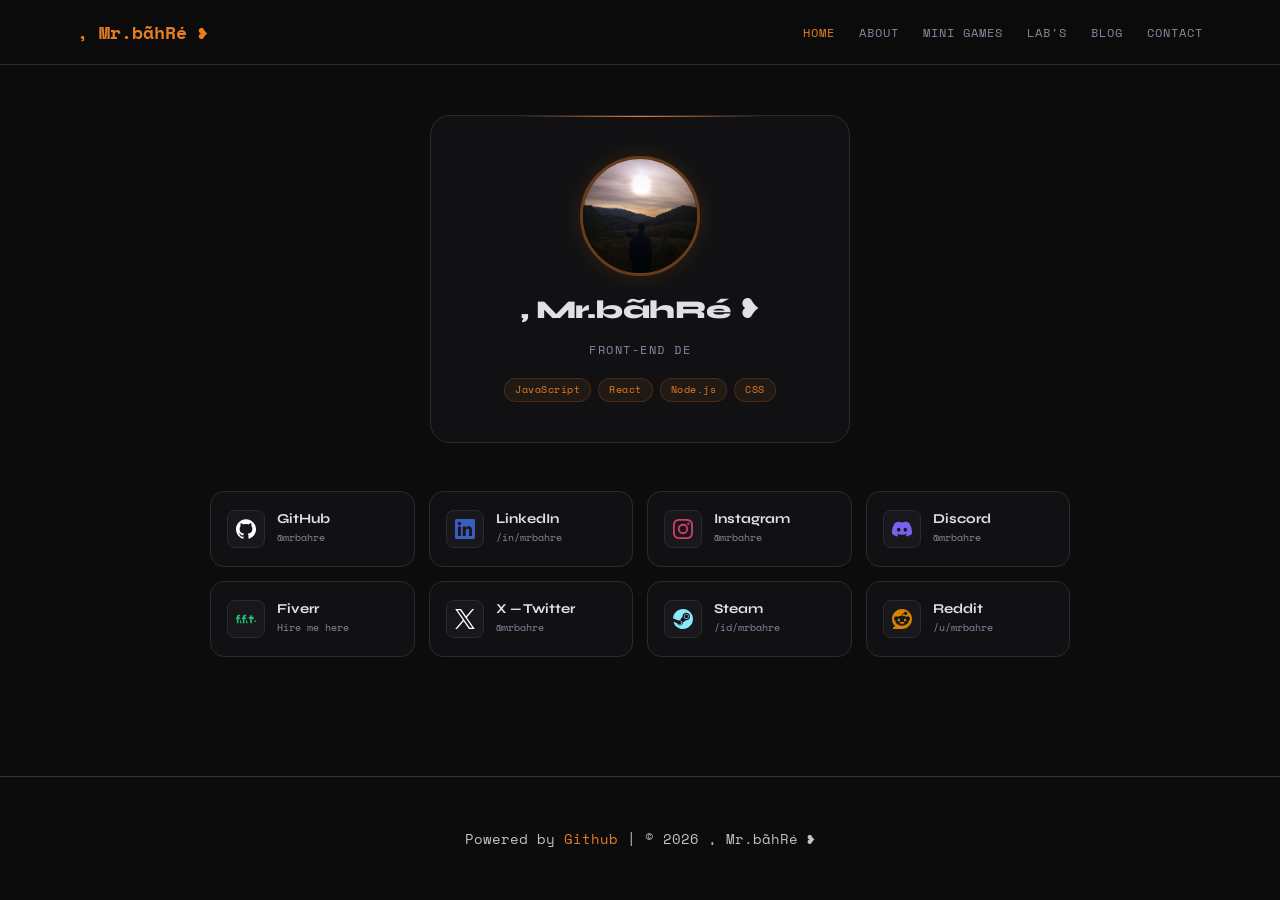
<file: index.html>
<!DOCTYPE html>
<html lang="en">
<head>
    <meta charset="UTF-8">
    <meta name="viewport" content="width=device-width, initial-scale=1.0, maximum-scale=5.0">
    <title>Mr.bãhRé | Personal Website</title>
    <link rel="stylesheet" href="style.css">
    <link rel="preconnect" href="https://fonts.googleapis.com">
    <link href="https://fonts.googleapis.com/css2?family=Space+Mono:ital,wght@0,400;0,700;1,400&family=Syne:wght@400;600;700;800&family=Lora:ital,wght@0,400;0,600;1,400&display=swap" rel="stylesheet">
    <link rel="icon" href="data:image/svg+xml,<svg xmlns=%22http://www.w3.org/2000/svg%22 viewBox=%220 0 100 100%22><text y=%22.9em%22 font-size=%2290%22>💡</text></svg>">
    <meta name="title" content="Mr.bãhRé | Frontend UI Architect & UX Designer">
    <meta name="description" content="Explore the digital lab of Mr.bãhRé.">
    <meta property="og:type" content="website">
    <meta property="og:url" content="https://mrbahre.github.io/My_WebSite/">
    <meta property="og:title" content="Mr.bãhRé's Digital Lab 💡">
    <meta property="og:image" content="pic/mainPic.jpg">
    <meta property="twitter:card" content="summary_large_image">
    <meta property="twitter:image" content="pic/mainPic.jpg">
</head>
<body class="home-page">

    <header>
        <div class="logo">, Mr.bãhRé ❥</div>
        <nav>
            <ul class="nav-links">
                <li><a href="index.html" class="active">Home</a></li>
                <li><a href="about.html">About</a></li>
                <li><a href="minigames.html">Mini Games</a></li>
                <li><a href="lab.html">Lab's</a></li>
                <li><a href="blog.html">Blog</a></li>
                <li><a href="contact.html">Contact</a></li>
            </ul>
        </nav>
    </header>

    <main class="home-main">

        <!-- Profile Box -->
        <div class="home-center">
            <div class="home-avatar">
                <img src="pic/mainPic.jpg" alt="Mr.bãhRé" class="home-avatar-img">
            </div>
            <h1 class="home-name">, Mr.bãhRé ❥</h1>
            <p class="home-role">Front-end Developer &amp; UI Architecture</p>
            <div class="home-stack">
                <span>JavaScript</span>
                <span>React</span>
                <span>Node.js</span>
                <span>CSS</span>
            </div>
        </div>

        <!-- Social Grid -->
        <div class="home-grid">

            <a href="https://github.com/mrbahre" target="_blank" class="hcard hcard-github">
                <div class="hcard-icon"><img src="pic/github-mono.svg" alt="GitHub" class="social-icon"></div>
                <div class="hcard-info"><h4>GitHub</h4><p>@mrbahre</p></div>
            </a>

            <a href="https://linkedin.com/in/mrbahre" target="_blank" class="hcard hcard-linkedin">
                <div class="hcard-icon"><img src="pic/linkedin.svg" alt="LinkedIn" class="social-icon"></div>
                <div class="hcard-info"><h4>LinkedIn</h4><p>/in/mrbahre</p></div>
            </a>

            <a href="https://www.instagram.com/mr.bahre/" target="_blank" class="hcard hcard-instagram">
                <div class="hcard-icon"><img src="pic/instagram-mono.svg" alt="Instagram" class="social-icon"></div>
                <div class="hcard-info"><h4>Instagram</h4><p>@mrbahre</p></div>
            </a>

            <a href="https://discord.gg/4SfNv4Xn7c" target="_blank" class="hcard hcard-discord">
                <div class="hcard-icon"><img src="pic/discord-mono.svg" alt="Discord" class="social-icon"></div>
                <div class="hcard-info"><h4>Discord</h4><p>@mrbahre</p></div>
            </a>

            <a href="" target="_blank" class="hcard hcard-fiverr">
                <div class="hcard-icon">
                    <svg viewBox="0 0 24 24" fill="currentColor" width="20" height="20" style="color:#1dbf73">
                        <path d="M23.004 15.588a.995.995 0 1 0 .002-1.99.995.995 0 0 0-.002 1.99zm-.996-3.705h-1.05c-.62 0-1.101.155-1.422.466-.32.31-.481.798-.481 1.464v3.423h-1.993v-5.353h-1.622l-.051-.57a4.63 4.63 0 0 1-.055-.657c-.021-.254.011-.478.088-.67.176-.462.523-.695 1.04-.695h.6v-1.76h1.994v1.76h1.963v1.592zm-7.798 5.353h-1.993v-5.353h-1.993v5.353H8.23v-5.353H6.983v-1.592H8.23v-.84c0-.77.201-1.373.604-1.808.403-.436.993-.653 1.77-.653h1.613v1.76H11.2c-.27 0-.457.065-.563.196-.106.13-.16.345-.16.646v.699h1.733v1.592zm-7.245 0H4.972v-5.353H2.98v5.353H.986v-5.353H0v-1.592h.986v-.84c0-.77.201-1.373.604-1.808.403-.436.993-.653 1.77-.653h1.613v1.76H3.96c-.27 0-.457.065-.563.196-.106.13-.16.345-.16.646v.699h1.733v1.592z"/>
                    </svg>
                </div>
                <div class="hcard-info"><h4>Fiverr</h4><p>Hire me here</p></div>
            </a>

            <a href="https://x.com/mrbahre" target="_blank" class="hcard hcard-x">
                <div class="hcard-icon"><img src="pic/x-mono.svg" alt="X Twitter" class="social-icon"></div>
                <div class="hcard-info"><h4>X — Twitter</h4><p>@mrbahre</p></div>
            </a>

            <a href="https://steamcommunity.com/id/mrbahre" target="_blank" class="hcard hcard-steam">
                <div class="hcard-icon"><img src="pic/steam-mono.svg" alt="Steam" class="social-icon"></div>
                <div class="hcard-info"><h4>Steam</h4><p>/id/mrbahre</p></div>
            </a>

            <a href="https://www.reddit.com/user/mrbahre/" target="_blank" class="hcard hcard-reddit">
                <div class="hcard-icon"><img src="pic/reddit-mono.svg" alt="Reddit" class="social-icon"></div>
                <div class="hcard-info"><h4>Reddit</h4><p>/u/mrbahre</p></div>
            </a>

        </div>

    </main>

    <footer>
        Powered by <a href="https://github.com">Github</a> | © 2026 , Mr.bãhRé ❥
    </footer>

    <script src="script.js"></script>
</body>
</html>
</file>
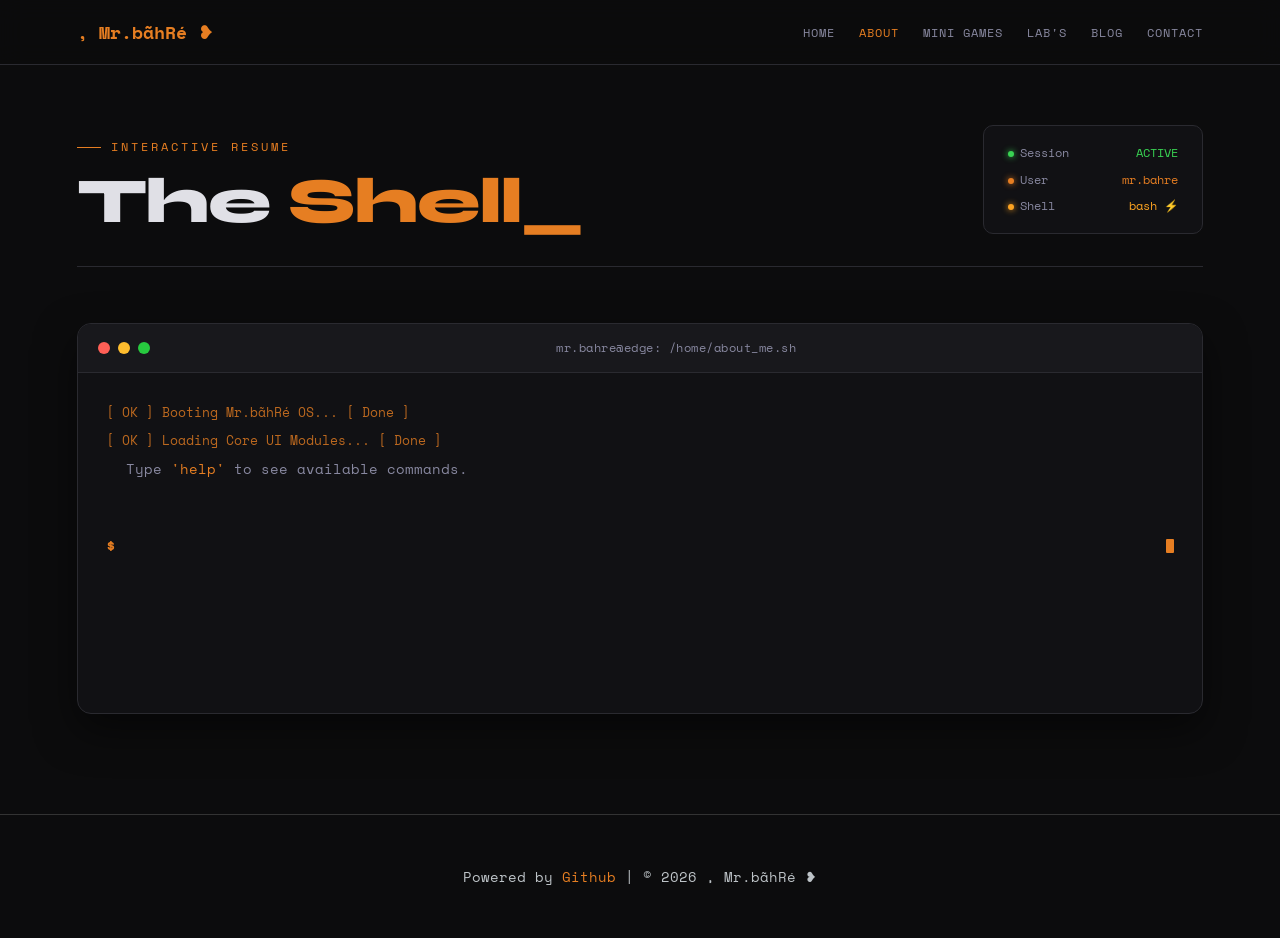
<file: about.html>
<!DOCTYPE html>
<html lang="en">
<head>
    <meta charset="UTF-8">
    <meta name="viewport" content="width=device-width, initial-scale=1.0, maximum-scale=5.0">
    <title>Mr.bãhRé | About Me</title>
    <link rel="stylesheet" href="style.css">
    <link rel="preconnect" href="https://fonts.googleapis.com">
    <link href="https://fonts.googleapis.com/css2?family=Space+Mono:ital,wght@0,400;0,700;1,400&family=Syne:wght@400;600;700;800&family=Lora:ital,wght@0,400;0,600;1,400&display=swap" rel="stylesheet">
    <link rel="icon" href="data:image/svg+xml,<svg xmlns=%22http://www.w3.org/2000/svg%22 viewBox=%220 0 100 100%22><text y=%22.9em%22 font-size=%2290%22>💡</text></svg>">
    <meta name="title" content="Mr.bãhRé | Frontend UI Architect & UX Designer">
    <meta name="description" content="Explore the digital lab of Mr.bãhRé. Specializing in interactive Terminal UIs, CSS animations, and high-end Discord community design.">
    <meta name="keywords" content="Frontend Developer, UI/UX Design, CSS Art, Discord Server Architect, Web Development, Portfolio">
    <meta property="og:type" content="website">
    <meta property="og:url" content="https://mrbahre.github.io/My_WebSite/">
    <meta property="og:title" content="Mr.bãhRé's Digital Lab 💡">
    <meta property="og:description" content="Step into a terminal-inspired world of frontend magic. Check my latest UI/UX experiments.">
    <meta property="og:image" content="pic/mainPic.jpg">
    <meta property="twitter:card" content="summary_large_image">
    <meta property="twitter:title" content="Mr.bãhRé | UI/UX Architect">
    <meta property="twitter:description" content="Building the future of web interfaces. Live logs and projects inside.">
    <meta property="twitter:image" content="pic/mainPic.jpg">
</head>
<body>

    <header>
        <div class="logo">, Mr.bãhRé ❥</div>
        <nav>
            <ul class="nav-links">
                <li><a href="index.html">Home</a></li>
                <li><a href="about.html" class="active">About</a></li>
                <li><a href="minigames.html">Mini Games</a></li>
                <li><a href="lab.html">Lab's</a></li>
                <li><a href="blog.html">Blog</a></li>
                <li><a href="contact.html">Contact</a></li>
            </ul>
        </nav>
    </header>

    <main class="about-wrap">

        <!-- Page Header -->
        <div class="about-hero">
            <div class="about-hero-left">
                <p class="about-eyebrow">Interactive Resume</p>
                <h1 class="about-title">The <span>Shell_</span></h1>
            </div>
            <div class="about-info-panel">
                <div class="status-row">
                    <span><span class="status-dot dot-green"></span>Session</span>
                    <span style="color:var(--green)">ACTIVE</span>
                </div>
                <div class="status-row">
                    <span><span class="status-dot dot-orange"></span>User</span>
                    <span style="color:var(--orange)">mr.bahre</span>
                </div>
                <div class="status-row">
                    <span><span class="status-dot dot-yellow"></span>Shell</span>
                    <span style="color:var(--yellow)">bash ⚡</span>
                </div>
            </div>
        </div>

        <!-- Terminal -->
        <div class="terminal-container" id="terminal-content">
            <div class="terminal-header">
                <div class="terminal-buttons">
                    <span class="close"></span>
                    <span class="minimize"></span>
                    <span class="maximize"></span>
                </div>
                <div class="terminal-title">mr.bahre@edge: /home/about_me.sh</div>
            </div>

            <div class="terminal-body monospace">
                <p class="status-load">[ OK ] Booting Mr.bãhRé OS... [ Done ]</p>
                <p class="status-load">[ OK ] Loading Core UI Modules... [ Done ]</p>
                <p class="response">Type <span style="color:var(--orange)">'help'</span> to see available commands.</p>
                <br>

                <div id="command-history"></div>

                <div class="input-line">
                    <span class="prompt">$</span>
                    <input type="text" id="terminal-input" autocomplete="off" spellcheck="false">
                    <span class="cursor"></span>
                </div>
            </div>
        </div>

    </main>

    <footer>
        Powered by <a href="https://github.com">Github</a> | © 2026 , Mr.bãhRé ❥
    </footer>

    <script src="script.js"></script>
</body>
</html>
</file>
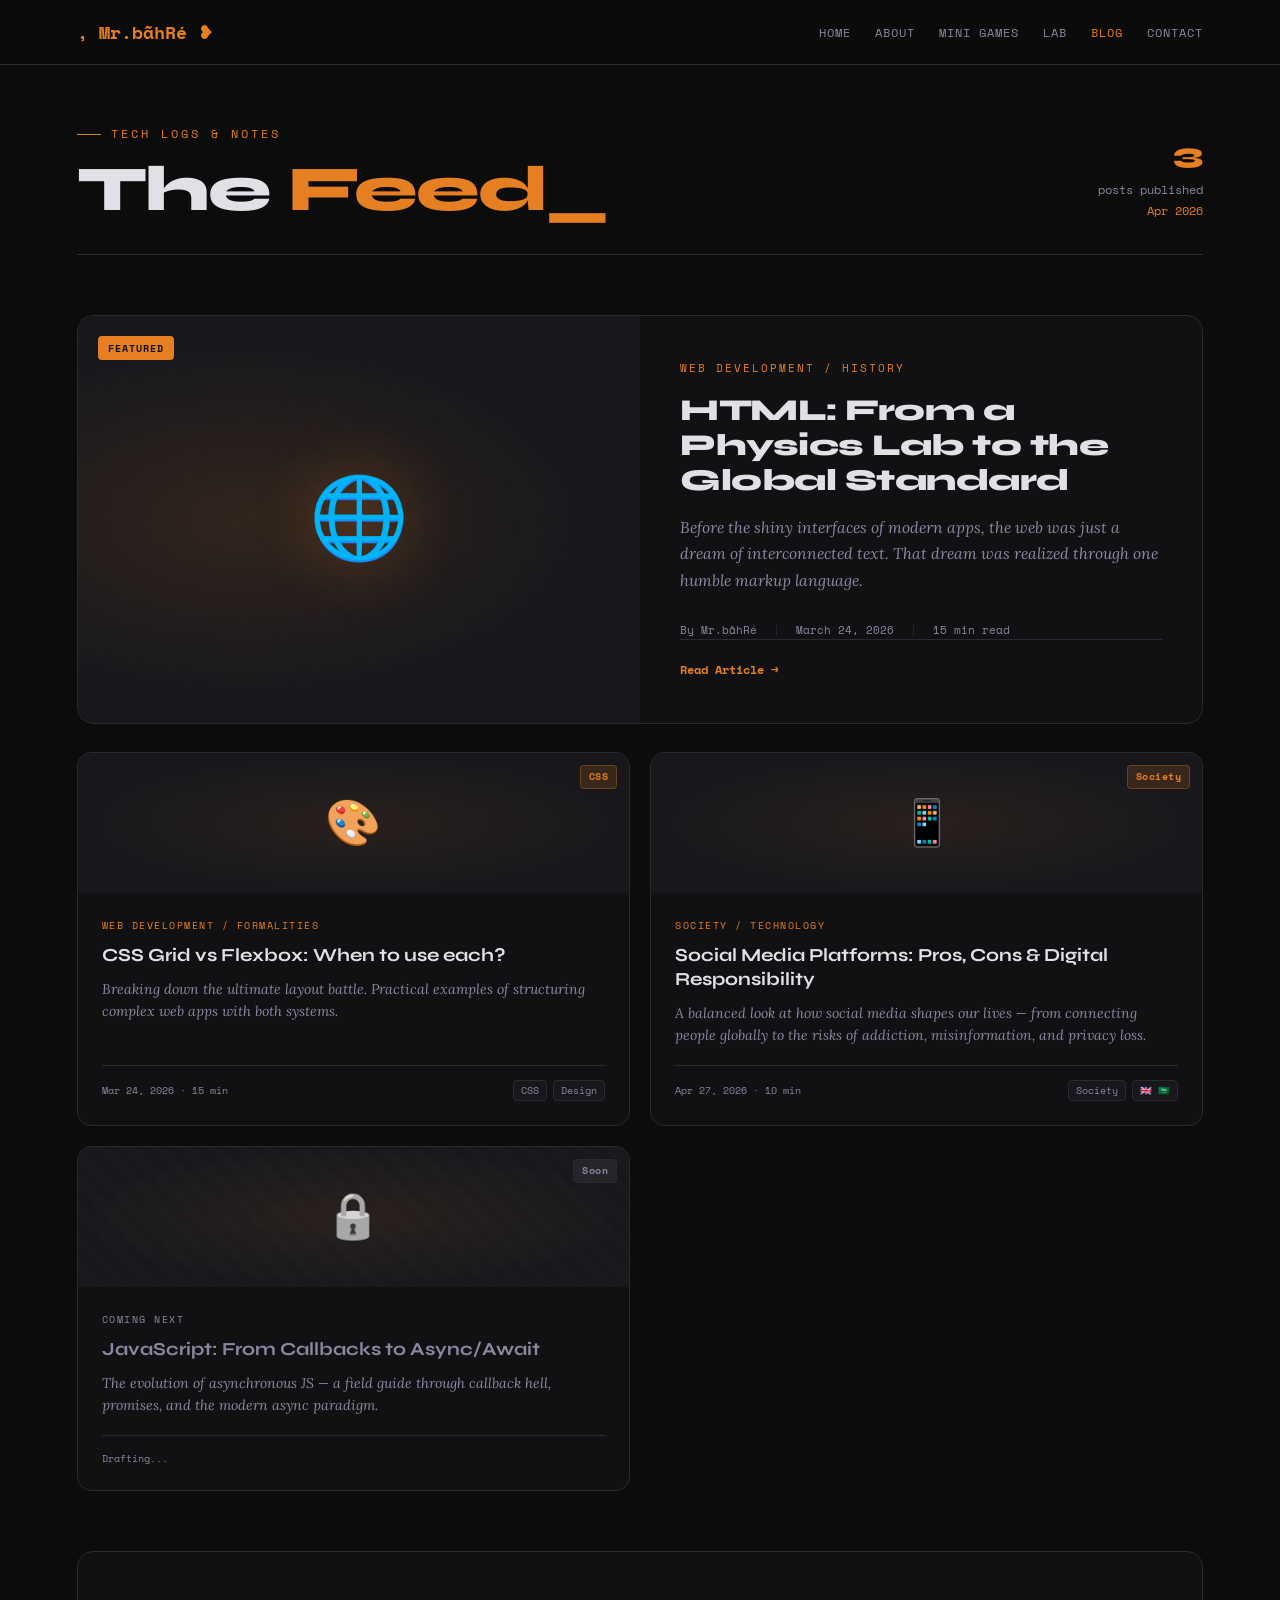
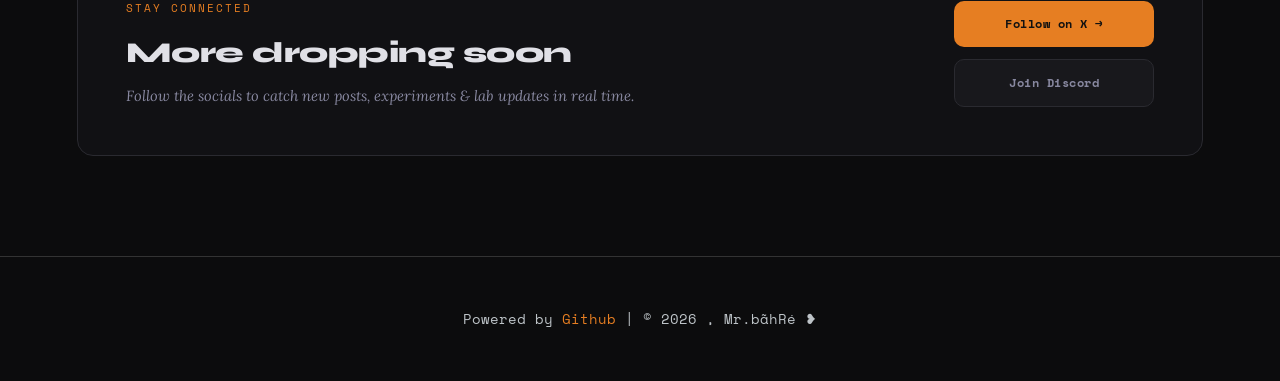
<file: blog.html>
<!DOCTYPE html>
<html lang="en" dir="ltr">
<head>
    <meta charset="UTF-8">
    <meta name="viewport" content="width=device-width, initial-scale=1.0, maximum-scale=5.0">
    <title>Blog | Mr.bãhRé</title>
    <link rel="stylesheet" href="style.css">
    <link rel="preconnect" href="https://fonts.googleapis.com">
    <link href="https://fonts.googleapis.com/css2?family=Space+Mono:ital,wght@0,400;0,700;1,400&family=Syne:wght@400;600;700;800&family=Lora:ital,wght@0,400;0,600;1,400&display=swap" rel="stylesheet">
    <link rel="icon" href="data:image/svg+xml,<svg xmlns=%22http://www.w3.org/2000/svg%22 viewBox=%220 0 100 100%22><text y=%22.9em%22 font-size=%2290%22>💡</text></svg>">
    <meta name="description" content="Tech Logs & Notes by Mr.bãhRé">
</head>

<body>
    <header>
        <div class="logo">, Mr.bãhRé ❥</div>
        <nav>
            <ul class="nav-links">
                <li><a href="index.html">Home</a></li>
                <li><a href="about.html">About</a></li>
                <li><a href="minigames.html">Mini Games</a></li>
                <li><a href="lab.html">Lab</a></li>
                <li><a href="blog.html" class="active">Blog</a></li>
                <li><a href="contact.html">Contact</a></li>
            </ul>
        </nav>
    </header>

    <main class="blog-wrap">
        <!-- Blog Header -->
        <div class="blog-header">
            <div class="blog-header-left">
                <p class="blog-eyebrow">Tech Logs & Notes</p>
                <h1 class="blog-title">The <span>Feed_</span></h1>
            </div>
            <div class="blog-post-count">
                <strong>3</strong> posts published<br>
                <span class="post-date-highlight">Apr 2026</span>
            </div>
        </div>

        <!-- Featured Post -->
        <a href="post-cyber.html" class="featured-post">
            <div class="featured-img-pane">
                <span class="featured-tag">Featured</span>
                <span class="post-icon">🌐</span>
            </div>
            <div class="featured-content">
                <p class="post-category-label">Web Development / History</p>
                <h2 class="featured-post-title">HTML: From a Physics Lab to the Global Standard</h2>
                <p class="featured-post-desc">Before the shiny interfaces of modern apps, the web was just a dream of interconnected text. That dream was realized through one humble markup language.</p>
                <div class="post-meta-row">
                    <span>By Mr.bãhRé</span>
                    <span class="sep">|</span>
                    <span>March 24, 2026</span>
                    <span class="sep">|</span>
                    <span>15 min read</span>
                </div>
                <span class="read-more-arrow">Read Article →</span>
            </div>
        </a>

        <!-- Posts Grid -->
        <div class="posts-grid">
            <!-- Post Card 1 -->
            <a href="post-CSS.html" class="post-card">
                <div class="post-card-img">
                    <span class="post-icon">🎨</span>
                    <span class="post-card-tag">CSS</span>
                </div>
                <div class="post-card-body">
                    <p class="post-card-category">Web Development / Formalities</p>
                    <h2 class="post-card-title">CSS Grid vs Flexbox: When to use each?</h2>
                    <p class="post-card-desc">Breaking down the ultimate layout battle. Practical examples of structuring complex web apps with both systems.</p>
                    <div class="post-card-footer">
                        <span class="post-card-meta">Mar 24, 2026 · 15 min</span>
                        <div class="post-card-tags">
                            <span class="post-tag-chip">CSS</span>
                            <span class="post-tag-chip">Design</span>
                        </div>
                    </div>
                </div>
            </a>


            <!-- Post Card 2 - Social Media -->
            <a href="post-social-media.html" class="post-card">
                <div class="post-card-img">
                    <span class="post-icon">📱</span>
                    <span class="post-card-tag">Society</span>
                </div>
                <div class="post-card-body">
                    <p class="post-card-category">Society / Technology</p>
                    <h2 class="post-card-title">Social Media Platforms: Pros, Cons &amp; Digital Responsibility</h2>
                    <p class="post-card-desc">A balanced look at how social media shapes our lives — from connecting people globally to the risks of addiction, misinformation, and privacy loss.</p>
                    <div class="post-card-footer">
                        <span class="post-card-meta">Apr 27, 2026 · 10 min</span>
                        <div class="post-card-tags">
                            <span class="post-tag-chip">Society</span>
                            <span class="post-tag-chip">🇬🇧 🇸🇦</span>
                        </div>
                    </div>
                </div>
            </a>

            <!-- Post Card 3 - Coming Soon -->
            <div class="post-card post-card-disabled">
                <div class="post-card-img post-card-img-disabled">
                    <span class="post-icon post-icon-disabled">🔒</span>
                    <span class="post-card-tag post-card-tag-disabled">Soon</span>
                </div>
                <div class="post-card-body">
                    <p class="post-card-category post-card-category-disabled">Coming Next</p>
                    <h2 class="post-card-title post-card-title-disabled">JavaScript: From Callbacks to Async/Await</h2>
                    <p class="post-card-desc">The evolution of asynchronous JS — a field guide through callback hell, promises, and the modern async paradigm.</p>
                    <div class="post-card-footer">
                        <span class="post-card-meta post-card-meta-disabled">Drafting...</span>
                    </div>
                </div>
            </div>
        </div>

        <!-- Call to Action -->
        <div class="blog-cta">
            <div class="cta-left">
                <p class="cta-tag">Stay Connected</p>
                <h3 class="cta-title">More dropping soon</h3>
                <p class="cta-desc">Follow the socials to catch new posts, experiments & lab updates in real time.</p>
            </div>
            <div class="cta-links">
                <a href="https://x.com/mrbahre" target="_blank" class="cta-btn cta-btn-primary">
                    Follow on X →
                </a>
                <a href="https://discord.com/invite/4SfNv4Xn7c" target="_blank" class="cta-btn cta-btn-secondary">
                    Join Discord
                </a>
            </div>
        </div>
    </main>

    <footer>
        Powered by <a href="https://github.com">Github</a> | © 2026 , Mr.bãhRé ❥
    </footer>
    <script src="script.js"></script>
</body>

</html>
</file>
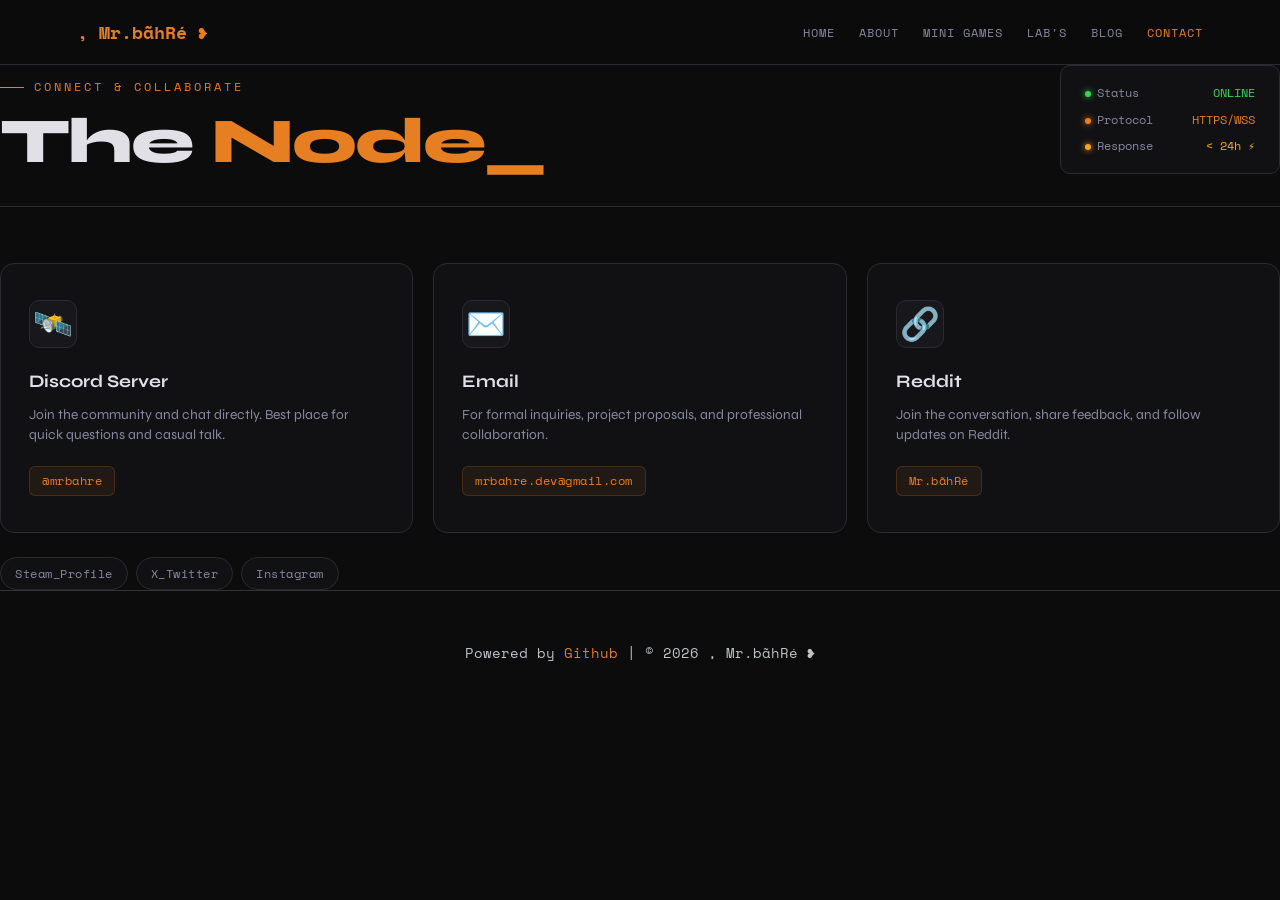
<file: contact.html>
<!DOCTYPE html>
<html lang="en">
<head>
    <meta charset="UTF-8">
    <meta name="viewport" content="width=device-width, initial-scale=1.0, maximum-scale=5.0">
    <title>Mr.bãhRé | Contact</title>
    <link rel="stylesheet" href="style.css">
    <link rel="preconnect" href="https://fonts.googleapis.com">
    <link href="https://fonts.googleapis.com/css2?family=Space+Mono:ital,wght@0,400;0,700;1,400&family=Syne:wght@400;600;700;800&family=Lora:ital,wght@0,400;0,600;1,400&display=swap" rel="stylesheet">
    <link rel="icon" href="data:image/svg+xml,<svg xmlns=%22http://www.w3.org/2000/svg%22 viewBox=%220 0 100 100%22><text y=%22.9em%22 font-size=%2290%22>💡</text></svg>">
    <meta name="title" content="Mr.bãhRé | Frontend UI Architect & UX Designer">
    <meta name="description" content="Explore the digital lab of Mr.bãhRé. Specializing in interactive Terminal UIs, CSS animations, and high-end Discord community design.">
    <meta name="keywords" content="Frontend Developer, UI/UX Design, CSS Art, Discord Server Architect, Web Development, Portfolio">
    <meta property="og:type" content="website">
    <meta property="og:url" content="https://mrbahre.github.io/My_WebSite/">
    <meta property="og:title" content="Mr.bãhRé's Digital Lab 💡">
    <meta property="og:description" content="Step into a terminal-inspired world of frontend magic. Check my latest UI/UX experiments.">
    <meta property="og:image" content="pic/mainPic.jpg">
    <meta property="twitter:card" content="summary_large_image">
    <meta property="twitter:title" content="Mr.bãhRé | UI/UX Architect">
    <meta property="twitter:description" content="Building the future of web interfaces. Live logs and projects inside.">
    <meta property="twitter:image" content="pic/mainPic.jpg">
</head>
<body>

    <header>
        <div class="logo">, Mr.bãhRé ❥</div>
        <nav>
            <ul class="nav-links">
                <li><a href="index.html">Home</a></li>
                <li><a href="about.html">About</a></li>
                <li><a href="minigames.html">Mini Games</a></li>
                <li><a href="lab.html">Lab's</a></li>
                <li><a href="blog.html">Blog</a></li>
                <li><a href="contact.html" class="active">Contact</a></li>
            </ul>
        </nav>
    </header>

    <main class="contact-wrap">

        <!-- Page Header -->
        <div class="contact-hero">
            <div class="contact-hero-left">
                <p class="contact-eyebrow">Connect & Collaborate</p>
                <h1 class="contact-title">The <span>Node_</span></h1>
            </div>
            <div class="contact-status-panel">
                <div class="status-row">
                    <span><span class="status-dot dot-green"></span>Status</span>
                    <span style="color:var(--green)">ONLINE</span>
                </div>
                <div class="status-row">
                    <span><span class="status-dot dot-orange"></span>Protocol</span>
                    <span style="color:var(--orange)">HTTPS/WSS</span>
                </div>
                <div class="status-row">
                    <span><span class="status-dot dot-yellow"></span>Response</span>
                    <span style="color:var(--yellow)">&lt; 24h ⚡</span>
                </div>
            </div>
        </div>

        <!-- Contact Cards -->
        <div class="contact-grid">

            <a href="https://discord.com/invite/4SfNv4Xn7c" target="_blank" class="contact-card">
                <div class="card-icon">🛰️</div>
                <h3>Discord Server</h3>
                <p>Join the community and chat directly. Best place for quick questions and casual talk.</p>
                <span class="card-status">@mrbahre</span>
            </a>

            <a href="mailto:mrbahre.dev@gmail.com" class="contact-card">
                <div class="card-icon">✉️</div>
                <h3>Email</h3>
                <p>For formal inquiries, project proposals, and professional collaboration.</p>
                <span class="card-status">mrbahre.dev@gmail.com</span>
            </a>

            <a href="https://www.reddit.com/r/Mrbahre_community/" target="_blank" class="contact-card">
                <div class="card-icon">🔗</div>
                <h3>Reddit</h3>
                <p>Join the conversation, share feedback, and follow updates on Reddit.</p>
                <span class="card-status">Mr.bãhRé</span>
            </a>

        </div>

        <!-- Social Bar -->
        <div class="social-links-bar">
            <a href="https://steamcommunity.com/id/mrbahre/" target="_blank">Steam_Profile</a>
            <a href="https://x.com/mrbahre" target="_blank">X_Twitter</a>
            <a href="https://instagram.com/mr.bahre" target="_blank">Instagram</a>
        </div>

    </main>

    <footer>
        Powered by <a href="https://github.com">Github</a> | © 2026 , Mr.bãhRé ❥
    </footer>

    <script src="script.js"></script>
</body>
</html>
</file>
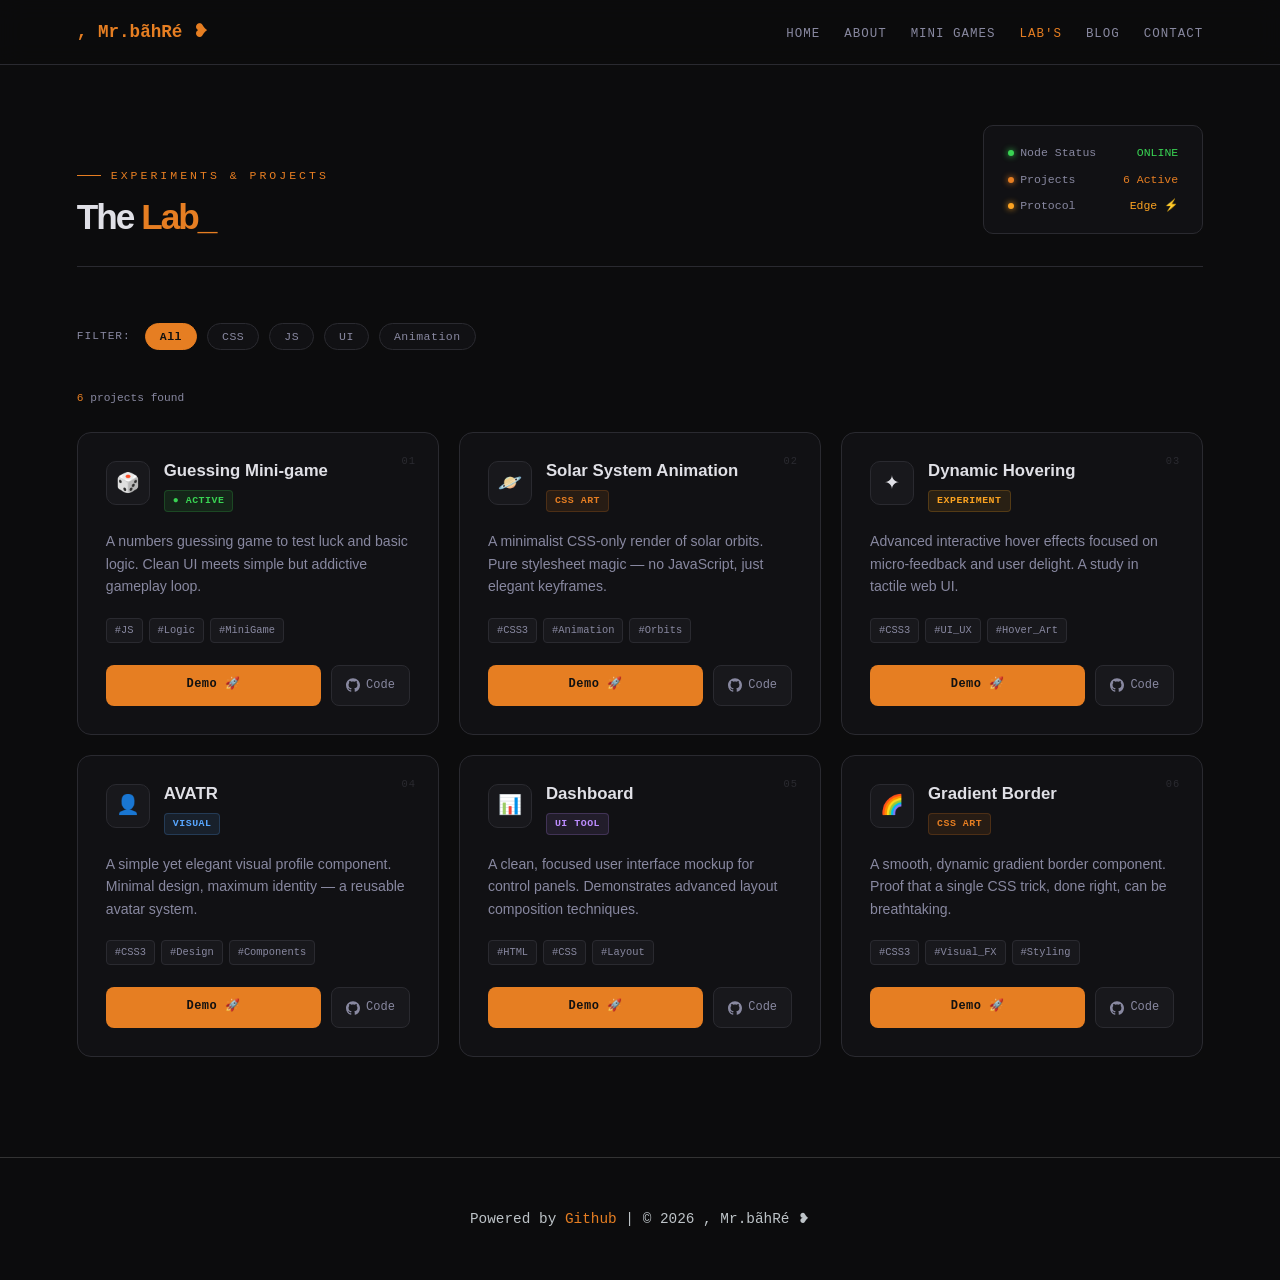
<file: lab.html>
<!DOCTYPE html>
<html lang="en">
<head>
    <meta charset="UTF-8">
    <meta name="viewport" content="width=device-width, initial-scale=1.0">
    <title>Mr.bãhRé | Personal Website</title>
    <link rel="stylesheet" href="style.css">
    <link href="https://fonts.googleapis.com/css2?family=Tajawal:wght@400;700&family=Montserrat:wght@500;700&display=swap" rel="stylesheet">
    <link rel="icon" href="data:image/svg+xml,<svg xmlns=%22http://www.w3.org/2000/svg%22 viewBox=%220 0 100 100%22><text y=%22.9em%22 font-size=%2290%22>💡</text></svg>">
<!-- SEO Primary -->
    <meta name="title" content="Mr.bãhRé | Frontend UI Architect & UX Designer">
    <meta name="description" content="Explore the digital lab of Mr.bãhRé. Specializing in interactive Terminal UIs, CSS animations, and high-end Discord community design.">
    <meta name="keywords" content="Frontend Developer, UI/UX Design, CSS Art, Discord Server Architect, Web Development, Portfolio">

<!-- Open Graph (For Discord/Facebook Previews) -->
    <meta property="og:type" content="website">
    <meta property="og:url" content="[https://mrbahre.github.io/My_WebSite/](https://mrbahre.github.io/My_WebSite/)">
    <meta property="og:title" content="Mr.bãhRé's Digital Lab 💡">
    <meta property="og:description" content="Step into a terminal-inspired world of frontend magic. Check my latest UI/UX experiments.">
    <meta property="og:image" content="pic/mainPic.jpg"> 

<!-- Twitter -->
    <meta property="twitter:card" content="summary_large_image">
    <meta property="twitter:title" content="Mr.bãhRé | UI/UX Architect">
    <meta property="twitter:description" content="Building the future of web interfaces. Live logs and projects inside.">
    <meta property="twitter:image" content="pic/mainPic.jpg">

    
</head>
<body>

    <header>
        <div class="logo">, Mr.bãhRé ❥</div>
        <nav>
            <ul class="nav-links">
                <li><a href="index.html">Home</a></li>
                <li><a href="about.html">About</a></li>
                <li><a href="minigames.html">Mini Games</a></li>
                <li><a href="lab.html" class="active">Lab's</a></li>
                <li><a href="blog.html">Blog</a></li>
                <li><a href="contact.html">Contact</a></li>
            </ul>
        </nav>
    </header>

    <main class="lab-wrap">

        <!-- Hero Header -->
        <div class="lab-hero">
            <div class="lab-hero-left">
                <p class="lab-eyebrow">Experiments & Projects</p>
                <h1 class="lab-title">The <span>Lab_</span></h1>
            </div>
            <div class="lab-status-panel">
                <div class="status-row">
                    <span><span class="status-dot dot-green"></span>Node Status</span>
                    <span style="color:var(--green)">ONLINE</span>
                </div>
                <div class="status-row">
                    <span><span class="status-dot dot-orange"></span>Projects</span>
                    <span style="color:var(--orange)">6 Active</span>
                </div>
                <div class="status-row">
                    <span><span class="status-dot dot-yellow"></span>Protocol</span>
                    <span style="color:var(--yellow)">Edge ⚡</span>
                </div>
            </div>
        </div>

        <!-- Filter Bar -->
        <div class="filter-bar">
            <span class="filter-label">Filter:</span>
            <button class="filter-btn active" data-filter="all">All</button>
            <button class="filter-btn" data-filter="CSS">CSS</button>
            <button class="filter-btn" data-filter="JS">JS</button>
            <button class="filter-btn" data-filter="UI">UI</button>
            <button class="filter-btn" data-filter="Animation">Animation</button>
        </div>

        <p class="results-meta"><span id="result-count">6</span> projects found</p>

        <!-- Projects Grid -->
        <div class="projects-grid" id="projects-grid">

            <div class="project-card" data-tags="JS,Logic,MiniGame">
                <span class="card-num">01</span>
                <div class="card-top">
                    <div class="card-icon-box">🎲</div>
                    <div class="card-title-block">
                        <div class="card-title">Guessing Mini-game</div>
                        <span class="status-tag tag-active">● Active</span>
                    </div>
                </div>
                <p class="card-desc">A numbers guessing game to test luck and basic logic. Clean UI meets simple but addictive gameplay loop.</p>
                <div class="tech-stack">
                    <span class="tech-chip">#JS</span>
                    <span class="tech-chip">#Logic</span>
                    <span class="tech-chip">#MiniGame</span>
                </div>
                <div class="card-actions">
                    <a href="https://mrbahre.github.io/Guessing-number-Minigame-/" target="_blank" class="btn-demo">Demo 🚀</a>
                    <a href="https://github.com/mrbahre/Guessing-number-Minigame-" target="_blank" class="btn-code">
                        <svg width="14" height="14" viewBox="0 0 24 24" fill="currentColor"><path d="M12 .297c-6.63 0-12 5.373-12 12 0 5.303 3.438 9.8 8.205 11.385.6.113.82-.258.82-.577 0-.285-.01-1.04-.015-2.04-3.338.724-4.042-1.61-4.042-1.61C4.422 18.07 3.633 17.7 3.633 17.7c-1.087-.744.084-.729.084-.729 1.205.084 1.838 1.236 1.838 1.236 1.07 1.835 2.809 1.305 3.495.998.108-.776.417-1.305.76-1.605-2.665-.3-5.466-1.332-5.466-5.93 0-1.31.465-2.38 1.235-3.22-.135-.303-.54-1.523.105-3.176 0 0 1.005-.322 3.3 1.23.96-.267 1.98-.399 3-.405 1.02.006 2.04.138 3 .405 2.28-1.552 3.285-1.23 3.285-1.23.645 1.653.24 2.873.12 3.176.765.84 1.23 1.91 1.23 3.22 0 4.61-2.805 5.625-5.475 5.92.42.36.81 1.096.81 2.22 0 1.606-.015 2.896-.015 3.286 0 .315.21.69.825.57C20.565 22.092 24 17.592 24 12.297c0-6.627-5.373-12-12-12"/></svg>
                        Code
                    </a>
                </div>
            </div>

            <div class="project-card" data-tags="CSS,Animation,Orbits">
                <span class="card-num">02</span>
                <div class="card-top">
                    <div class="card-icon-box">🪐</div>
                    <div class="card-title-block">
                        <div class="card-title">Solar System Animation</div>
                        <span class="status-tag tag-css">CSS Art</span>
                    </div>
                </div>
                <p class="card-desc">A minimalist CSS-only render of solar orbits. Pure stylesheet magic — no JavaScript, just elegant keyframes.</p>
                <div class="tech-stack">
                    <span class="tech-chip">#CSS3</span>
                    <span class="tech-chip">#Animation</span>
                    <span class="tech-chip">#Orbits</span>
                </div>
                <div class="card-actions">
                    <a href="https://mrbahre.github.io/Solar-System-Animation/" target="_blank" class="btn-demo">Demo 🚀</a>
                    <a href="https://github.com/mrbahre/Solar-System-Animation" target="_blank" class="btn-code">
                        <svg width="14" height="14" viewBox="0 0 24 24" fill="currentColor"><path d="M12 .297c-6.63 0-12 5.373-12 12 0 5.303 3.438 9.8 8.205 11.385.6.113.82-.258.82-.577 0-.285-.01-1.04-.015-2.04-3.338.724-4.042-1.61-4.042-1.61C4.422 18.07 3.633 17.7 3.633 17.7c-1.087-.744.084-.729.084-.729 1.205.084 1.838 1.236 1.838 1.236 1.07 1.835 2.809 1.305 3.495.998.108-.776.417-1.305.76-1.605-2.665-.3-5.466-1.332-5.466-5.93 0-1.31.465-2.38 1.235-3.22-.135-.303-.54-1.523.105-3.176 0 0 1.005-.322 3.3 1.23.96-.267 1.98-.399 3-.405 1.02.006 2.04.138 3 .405 2.28-1.552 3.285-1.23 3.285-1.23.645 1.653.24 2.873.12 3.176.765.84 1.23 1.91 1.23 3.22 0 4.61-2.805 5.625-5.475 5.92.42.36.81 1.096.81 2.22 0 1.606-.015 2.896-.015 3.286 0 .315.21.69.825.57C20.565 22.092 24 17.592 24 12.297c0-6.627-5.373-12-12-12"/></svg>
                        Code
                    </a>
                </div>
            </div>

            <div class="project-card" data-tags="CSS,UI,Hover">
                <span class="card-num">03</span>
                <div class="card-top">
                    <div class="card-icon-box">✦</div>
                    <div class="card-title-block">
                        <div class="card-title">Dynamic Hovering</div>
                        <span class="status-tag tag-exp">Experiment</span>
                    </div>
                </div>
                <p class="card-desc">Advanced interactive hover effects focused on micro-feedback and user delight. A study in tactile web UI.</p>
                <div class="tech-stack">
                    <span class="tech-chip">#CSS3</span>
                    <span class="tech-chip">#UI_UX</span>
                    <span class="tech-chip">#Hover_Art</span>
                </div>
                <div class="card-actions">
                    <a href="https://mrbahre.github.io/Dynamic-Hovering/" target="_blank" class="btn-demo">Demo 🚀</a>
                    <a href="https://github.com/mrbahre/Dynamic-Hovering" target="_blank" class="btn-code">
                        <svg width="14" height="14" viewBox="0 0 24 24" fill="currentColor"><path d="M12 .297c-6.63 0-12 5.373-12 12 0 5.303 3.438 9.8 8.205 11.385.6.113.82-.258.82-.577 0-.285-.01-1.04-.015-2.04-3.338.724-4.042-1.61-4.042-1.61C4.422 18.07 3.633 17.7 3.633 17.7c-1.087-.744.084-.729.084-.729 1.205.084 1.838 1.236 1.838 1.236 1.07 1.835 2.809 1.305 3.495.998.108-.776.417-1.305.76-1.605-2.665-.3-5.466-1.332-5.466-5.93 0-1.31.465-2.38 1.235-3.22-.135-.303-.54-1.523.105-3.176 0 0 1.005-.322 3.3 1.23.96-.267 1.98-.399 3-.405 1.02.006 2.04.138 3 .405 2.28-1.552 3.285-1.23 3.285-1.23.645 1.653.24 2.873.12 3.176.765.84 1.23 1.91 1.23 3.22 0 4.61-2.805 5.625-5.475 5.92.42.36.81 1.096.81 2.22 0 1.606-.015 2.896-.015 3.286 0 .315.21.69.825.57C20.565 22.092 24 17.592 24 12.297c0-6.627-5.373-12-12-12"/></svg>
                        Code
                    </a>
                </div>
            </div>

            <div class="project-card" data-tags="CSS,UI,Design">
                <span class="card-num">04</span>
                <div class="card-top">
                    <div class="card-icon-box">👤</div>
                    <div class="card-title-block">
                        <div class="card-title">AVATR</div>
                        <span class="status-tag tag-visual">Visual</span>
                    </div>
                </div>
                <p class="card-desc">A simple yet elegant visual profile component. Minimal design, maximum identity — a reusable avatar system.</p>
                <div class="tech-stack">
                    <span class="tech-chip">#CSS3</span>
                    <span class="tech-chip">#Design</span>
                    <span class="tech-chip">#Components</span>
                </div>
                <div class="card-actions">
                    <a href="https://mrbahre.github.io/AVATR/" target="_blank" class="btn-demo">Demo 🚀</a>
                    <a href="https://github.com/mrbahre/AVATR" target="_blank" class="btn-code">
                        <svg width="14" height="14" viewBox="0 0 24 24" fill="currentColor"><path d="M12 .297c-6.63 0-12 5.373-12 12 0 5.303 3.438 9.8 8.205 11.385.6.113.82-.258.82-.577 0-.285-.01-1.04-.015-2.04-3.338.724-4.042-1.61-4.042-1.61C4.422 18.07 3.633 17.7 3.633 17.7c-1.087-.744.084-.729.084-.729 1.205.084 1.838 1.236 1.838 1.236 1.07 1.835 2.809 1.305 3.495.998.108-.776.417-1.305.76-1.605-2.665-.3-5.466-1.332-5.466-5.93 0-1.31.465-2.38 1.235-3.22-.135-.303-.54-1.523.105-3.176 0 0 1.005-.322 3.3 1.23.96-.267 1.98-.399 3-.405 1.02.006 2.04.138 3 .405 2.28-1.552 3.285-1.23 3.285-1.23.645 1.653.24 2.873.12 3.176.765.84 1.23 1.91 1.23 3.22 0 4.61-2.805 5.625-5.475 5.92.42.36.81 1.096.81 2.22 0 1.606-.015 2.896-.015 3.286 0 .315.21.69.825.57C20.565 22.092 24 17.592 24 12.297c0-6.627-5.373-12-12-12"/></svg>
                        Code
                    </a>
                </div>
            </div>

            <div class="project-card" data-tags="HTML,CSS,UI,Layout">
                <span class="card-num">05</span>
                <div class="card-top">
                    <div class="card-icon-box">📊</div>
                    <div class="card-title-block">
                        <div class="card-title">Dashboard</div>
                        <span class="status-tag tag-ui">UI Tool</span>
                    </div>
                </div>
                <p class="card-desc">A clean, focused user interface mockup for control panels. Demonstrates advanced layout composition techniques.</p>
                <div class="tech-stack">
                    <span class="tech-chip">#HTML</span>
                    <span class="tech-chip">#CSS</span>
                    <span class="tech-chip">#Layout</span>
                </div>
                <div class="card-actions">
                    <a href="https://mrbahre.github.io/Dashboard/" target="_blank" class="btn-demo">Demo 🚀</a>
                    <a href="https://github.com/mrbahre/Dashboard" target="_blank" class="btn-code">
                        <svg width="14" height="14" viewBox="0 0 24 24" fill="currentColor"><path d="M12 .297c-6.63 0-12 5.373-12 12 0 5.303 3.438 9.8 8.205 11.385.6.113.82-.258.82-.577 0-.285-.01-1.04-.015-2.04-3.338.724-4.042-1.61-4.042-1.61C4.422 18.07 3.633 17.7 3.633 17.7c-1.087-.744.084-.729.084-.729 1.205.084 1.838 1.236 1.838 1.236 1.07 1.835 2.809 1.305 3.495.998.108-.776.417-1.305.76-1.605-2.665-.3-5.466-1.332-5.466-5.93 0-1.31.465-2.38 1.235-3.22-.135-.303-.54-1.523.105-3.176 0 0 1.005-.322 3.3 1.23.96-.267 1.98-.399 3-.405 1.02.006 2.04.138 3 .405 2.28-1.552 3.285-1.23 3.285-1.23.645 1.653.24 2.873.12 3.176.765.84 1.23 1.91 1.23 3.22 0 4.61-2.805 5.625-5.475 5.92.42.36.81 1.096.81 2.22 0 1.606-.015 2.896-.015 3.286 0 .315.21.69.825.57C20.565 22.092 24 17.592 24 12.297c0-6.627-5.373-12-12-12"/></svg>
                        Code
                    </a>
                </div>
            </div>

            <div class="project-card" data-tags="CSS,Animation,Visual">
                <span class="card-num">06</span>
                <div class="card-top">
                    <div class="card-icon-box">🌈</div>
                    <div class="card-title-block">
                        <div class="card-title">Gradient Border</div>
                        <span class="status-tag tag-css">CSS Art</span>
                    </div>
                </div>
                <p class="card-desc">A smooth, dynamic gradient border component. Proof that a single CSS trick, done right, can be breathtaking.</p>
                <div class="tech-stack">
                    <span class="tech-chip">#CSS3</span>
                    <span class="tech-chip">#Visual_FX</span>
                    <span class="tech-chip">#Styling</span>
                </div>
                <div class="card-actions">
                    <a href="https://mrbahre.github.io/Dynamic-Gradient-Border/" target="_blank" class="btn-demo">Demo 🚀</a>
                    <a href="https://github.com/mrbahre/Dynamic-Gradient-Border" target="_blank" class="btn-code">
                        <svg width="14" height="14" viewBox="0 0 24 24" fill="currentColor"><path d="M12 .297c-6.63 0-12 5.373-12 12 0 5.303 3.438 9.8 8.205 11.385.6.113.82-.258.82-.577 0-.285-.01-1.04-.015-2.04-3.338.724-4.042-1.61-4.042-1.61C4.422 18.07 3.633 17.7 3.633 17.7c-1.087-.744.084-.729.084-.729 1.205.084 1.838 1.236 1.838 1.236 1.07 1.835 2.809 1.305 3.495.998.108-.776.417-1.305.76-1.605-2.665-.3-5.466-1.332-5.466-5.93 0-1.31.465-2.38 1.235-3.22-.135-.303-.54-1.523.105-3.176 0 0 1.005-.322 3.3 1.23.96-.267 1.98-.399 3-.405 1.02.006 2.04.138 3 .405 2.28-1.552 3.285-1.23 3.285-1.23.645 1.653.24 2.873.12 3.176.765.84 1.23 1.91 1.23 3.22 0 4.61-2.805 5.625-5.475 5.92.42.36.81 1.096.81 2.22 0 1.606-.015 2.896-.015 3.286 0 .315.21.69.825.57C20.565 22.092 24 17.592 24 12.297c0-6.627-5.373-12-12-12"/></svg>
                        Code
                    </a>
                </div>
            </div>

        </div>
    </main>

    <footer>
        Powered by <a href="https://github.com">Github</a> | © 2026 , Mr.bãhRé ❥
    </footer>

    <script>
        
    </script>

</body>
</html>
</file>
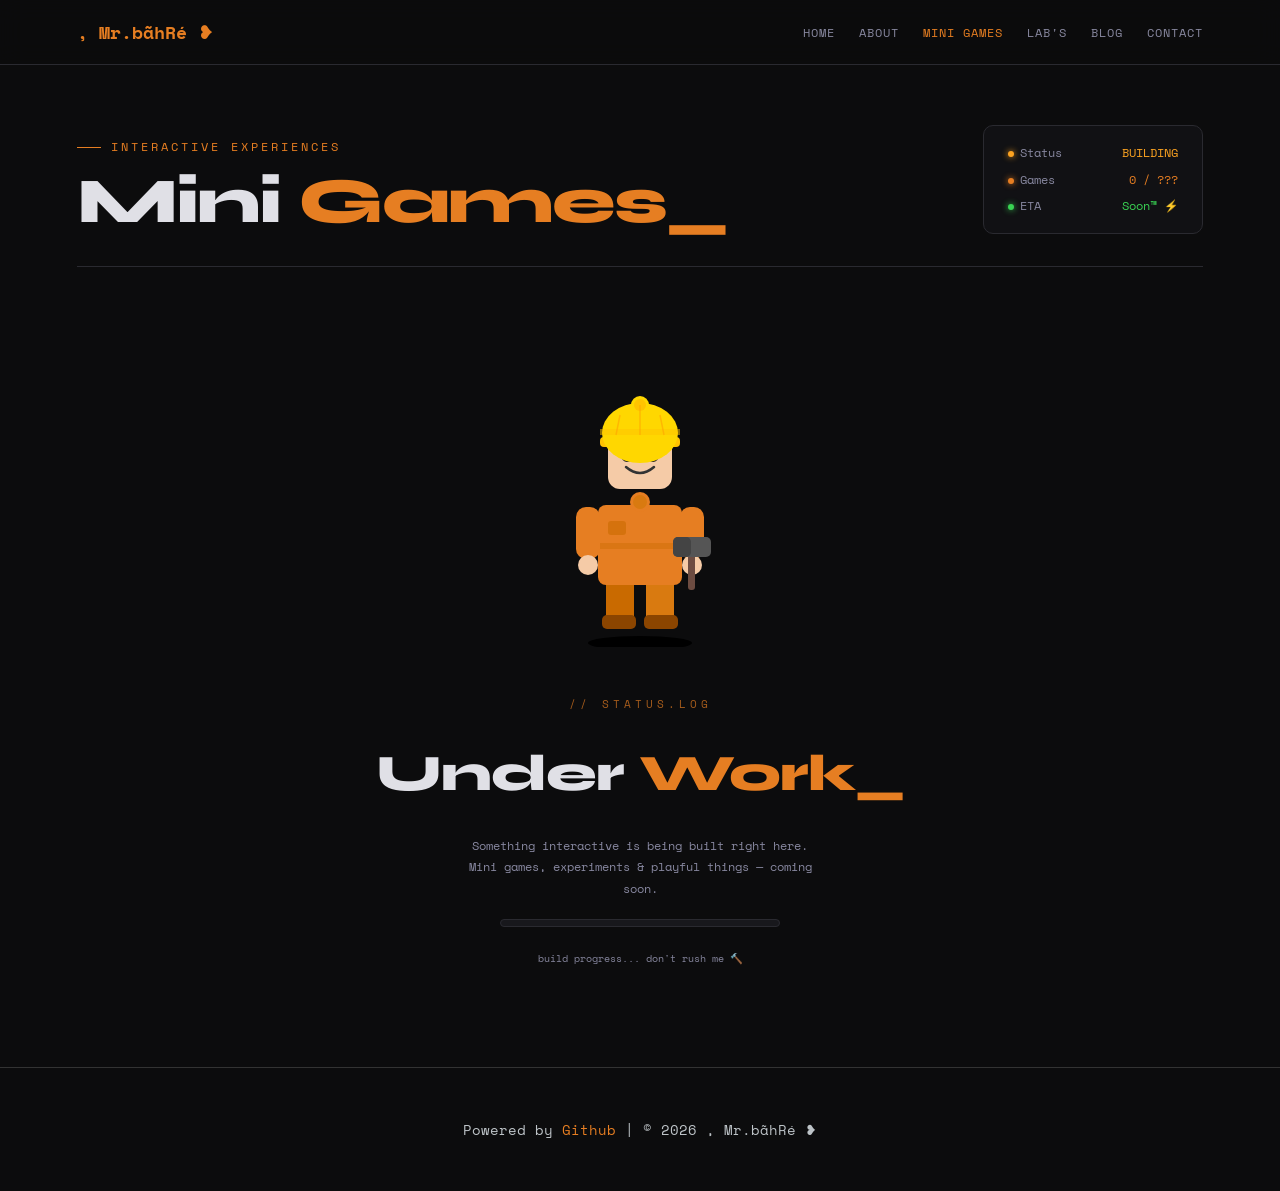
<file: MiniGames.html>
<!DOCTYPE html>
<html lang="en">
<head>
    <meta charset="UTF-8">
    <meta name="viewport" content="width=device-width, initial-scale=1.0, maximum-scale=5.0">
    <title>Mr.bãhRé | Mini Games</title>
    <link rel="stylesheet" href="style.css">
    <link rel="preconnect" href="https://fonts.googleapis.com">
    <link href="https://fonts.googleapis.com/css2?family=Space+Mono:ital,wght@0,400;0,700&family=Syne:wght@400;700;800&display=swap" rel="stylesheet">
    <link rel="icon" href="data:image/svg+xml,<svg xmlns=%22http://www.w3.org/2000/svg%22 viewBox=%220 0 100 100%22><text y=%22.9em%22 font-size=%2290%22>💡</text></svg>">
    <meta name="description" content="Mini Games — Coming Soon | Mr.bãhRé">
</head>
<body>

    <header>
        <div class="logo">, Mr.bãhRé ❥</div>
        <nav>
            <ul class="nav-links">
                <li><a href="index.html">Home</a></li>
                <li><a href="about.html">About</a></li>
                <li><a href="minigames.html" class="active">Mini Games</a></li>
                <li><a href="lab.html">Lab's</a></li>
                <li><a href="blog.html">Blog</a></li>
                <li><a href="contact.html">Contact</a></li>
            </ul>
        </nav>
    </header>

    <main class="mg-wrap">

        <!-- Page Header -->
        <div class="mg-hero">
            <div>
                <p class="mg-eyebrow">Interactive Experiences</p>
                <h1 class="mg-title">Mini <span>Games_</span></h1>
            </div>
            <div class="mg-status-panel">
                <div class="status-row">
                    <span><span class="status-dot dot-yellow"></span>Status</span>
                    <span style="color:var(--yellow)">BUILDING</span>
                </div>
                <div class="status-row">
                    <span><span class="status-dot dot-orange"></span>Games</span>
                    <span style="color:var(--orange)">0 / ??? </span>
                </div>
                <div class="status-row">
                    <span><span class="status-dot dot-green"></span>ETA</span>
                    <span style="color:var(--green)">Soon™ ⚡</span>
                </div>
            </div>
        </div>

        <!-- Stage -->
        <div class="mg-stage">

            <!-- LEGO Builder SVG -->
            <div class="lego-scene">
                <svg viewBox="0 0 220 300" xmlns="http://www.w3.org/2000/svg" width="220" height="300">

                    <!-- Ground shadow -->
                    <ellipse class="lego-shadow" cx="110" cy="296" rx="52" ry="7" fill="#000"/>

                    <!-- ── BODY GROUP (bounces) ── -->
                    <g class="lego-body-group">

                        <!-- LEGS -->
                        <g class="lego-leg-left">
                            <!-- left leg -->
                            <rect x="76" y="232" width="28" height="46" rx="6" fill="#c96a00"/>
                            <!-- left boot -->
                            <rect x="72" y="268" width="34" height="14" rx="5" fill="#8B4500"/>
                        </g>
                        <g class="lego-leg-right">
                            <!-- right leg -->
                            <rect x="116" y="232" width="28" height="46" rx="6" fill="#d97a10"/>
                            <!-- right boot -->
                            <rect x="114" y="268" width="34" height="14" rx="5" fill="#8B4500"/>
                        </g>

                        <!-- TORSO -->
                        <rect x="68" y="158" width="84" height="80" rx="8" fill="#E67E22"/>
                        <!-- torso detail: pocket -->
                        <rect x="78" y="174" width="18" height="14" rx="3" fill="#c96a00" opacity="0.6"/>
                        <!-- torso detail: stripe -->
                        <rect x="68" y="196" width="84" height="6" rx="0" fill="#c96a00" opacity="0.4"/>
                        <!-- torso stud (LEGO connector) -->
                        <circle cx="110" cy="155" r="10" fill="#E67E22"/>
                        <circle cx="110" cy="155" r="7"  fill="#d97a10"/>

                        <!-- LEFT ARM (sways gently) -->
                        <g class="lego-arm-left">
                            <rect x="46" y="160" width="24" height="52" rx="10" fill="#E67E22"/>
                            <!-- left hand -->
                            <circle cx="58" cy="218" r="10" fill="#F5CBA7"/>
                        </g>

                        <!-- RIGHT ARM + HAMMER (swings) -->
                        <g class="lego-arm-right">
                            <rect x="150" y="160" width="24" height="52" rx="10" fill="#E67E22"/>
                            <!-- right hand -->
                            <circle cx="162" cy="218" r="10" fill="#F5CBA7"/>
                            <!-- hammer handle -->
                            <rect x="158" y="195" width="7" height="48" rx="3" fill="#6d4c41"/>
                            <!-- hammer head -->
                            <rect x="143" y="190" width="38" height="20" rx="5" fill="#555"/>
                            <rect x="143" y="190" width="18" height="20" rx="5" fill="#444"/>

                            <!-- Sparks (appear near hammer head) -->
                            <circle class="spark" cx="148" cy="192" r="3" fill="#FFD700"/>
                            <circle class="spark" cx="154" cy="187" r="2" fill="#FFA500"/>
                            <circle class="spark" cx="142" cy="194" r="2.5" fill="#FFD700"/>
                        </g>

                        <!-- HEAD GROUP (tilts) -->
                        <g class="lego-head-group">
                            <!-- neck -->
                            <rect x="98" y="126" width="24" height="14" rx="4" fill="#F5CBA7"/>
                            <!-- head -->
                            <rect x="78" y="86" width="64" height="56" rx="12" fill="#F5CBA7"/>
                            <!-- eyes -->
                            <ellipse cx="97"  cy="108" rx="6" ry="7" fill="#222"/>
                            <ellipse cx="123" cy="108" rx="6" ry="7" fill="#222"/>
                            <!-- eye shine -->
                            <circle cx="99"  cy="105" r="2" fill="white"/>
                            <circle cx="125" cy="105" r="2" fill="white"/>
                            <!-- smile -->
                            <path d="M96 120 Q110 132 124 120" stroke="#333" stroke-width="2.5" fill="none" stroke-linecap="round"/>

                            <!-- HELMET (hard hat — yellow/orange) -->
                            <g class="lego-helmet">
                                <!-- brim -->
                                <rect x="70" y="90" width="80" height="10" rx="4" fill="#FFC300"/>
                                <!-- dome -->
                                <ellipse cx="110" cy="86" rx="38" ry="30" fill="#FFD700"/>
                                <!-- helmet top knob (LEGO stud) -->
                                <circle cx="110" cy="58" r="9" fill="#FFD700"/>
                                <circle cx="110" cy="58" r="6" fill="#FFC300"/>
                                <!-- helmet stripe -->
                                <rect x="70" y="82" width="80" height="6" rx="0" fill="#FFC300" opacity="0.5"/>
                                <!-- helmet ventilation lines -->
                                <line x1="90" y1="68" x2="86" y2="88" stroke="#FFA500" stroke-width="1.5" opacity="0.6"/>
                                <line x1="110" y1="58" x2="110" y2="88" stroke="#FFA500" stroke-width="1.5" opacity="0.6"/>
                                <line x1="130" y1="68" x2="134" y2="88" stroke="#FFA500" stroke-width="1.5" opacity="0.6"/>
                            </g>
                        </g>

                    </g><!-- end body group -->
                </svg>
            </div>

            <!-- Text Block -->
            <div class="uw-badge">
                <span class="uw-label">// status.log</span>
                <h2 class="uw-title">Under <span>Work_</span></h2>
                <p class="uw-sub">
                    Something interactive is being built right here.<br>
                    Mini games, experiments & playful things — coming soon.
                </p>
                <div class="uw-progress-wrap">
                    <div class="uw-progress-bar"></div>
                </div>
                <span style="font-family:var(--mono);font-size:0.64rem;color:var(--txt2);margin-top:4px;">
                    build progress... don't rush me 🔨
                </span>
            </div>

        </div>
    </main>

    <footer>
        Powered by <a href="https://github.com">Github</a> | © 2026 , Mr.bãhRé ❥
    </footer>

    <script src="script.js"></script>
</body>
</html>
</file>
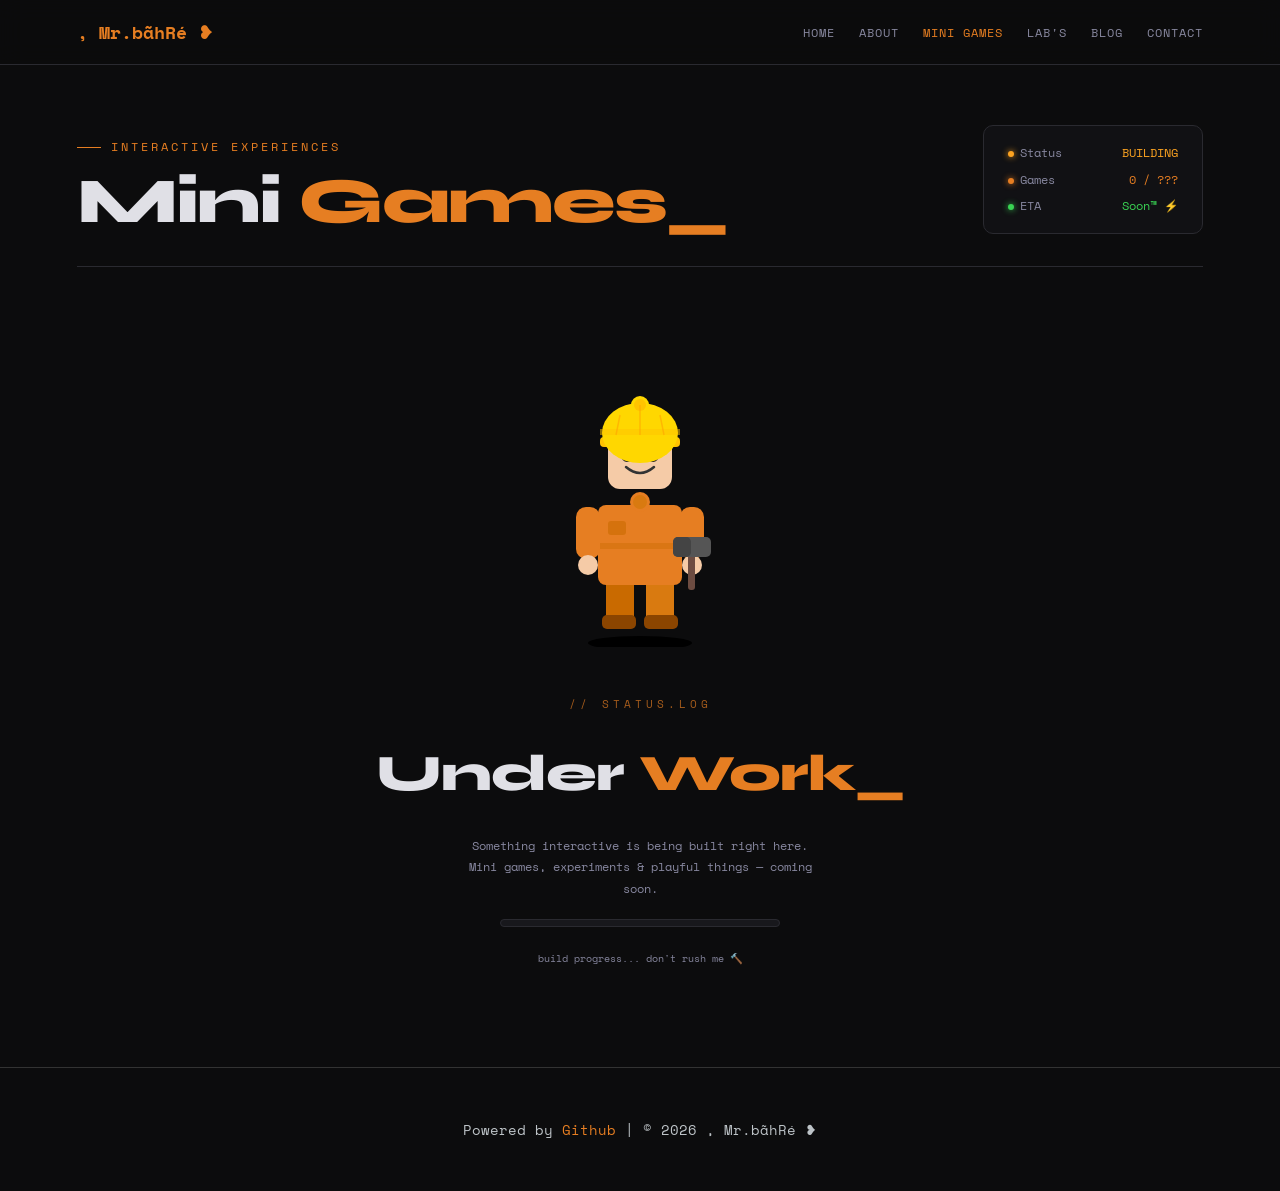
<file: minigames.html>
<!DOCTYPE html>
<html lang="en">
<head>
    <meta charset="UTF-8">
    <meta name="viewport" content="width=device-width, initial-scale=1.0, maximum-scale=5.0">
    <title>Mr.bãhRé | Mini Games</title>
    <link rel="stylesheet" href="style.css">
    <link rel="preconnect" href="https://fonts.googleapis.com">
    <link href="https://fonts.googleapis.com/css2?family=Space+Mono:ital,wght@0,400;0,700&family=Syne:wght@400;700;800&display=swap" rel="stylesheet">
    <link rel="icon" href="data:image/svg+xml,<svg xmlns=%22http://www.w3.org/2000/svg%22 viewBox=%220 0 100 100%22><text y=%22.9em%22 font-size=%2290%22>💡</text></svg>">
    <meta name="description" content="Mini Games — Coming Soon | Mr.bãhRé">
</head>
<body>

    <header>
        <div class="logo">, Mr.bãhRé ❥</div>
        <nav>
            <ul class="nav-links">
                <li><a href="index.html">Home</a></li>
                <li><a href="about.html">About</a></li>
                <li><a href="minigames.html" class="active">Mini Games</a></li>
                <li><a href="lab.html">Lab's</a></li>
                <li><a href="blog.html">Blog</a></li>
                <li><a href="contact.html">Contact</a></li>
            </ul>
        </nav>
    </header>

    <main class="mg-wrap">

        <!-- Page Header -->
        <div class="mg-hero">
            <div>
                <p class="mg-eyebrow">Interactive Experiences</p>
                <h1 class="mg-title">Mini <span>Games_</span></h1>
            </div>
            <div class="mg-status-panel">
                <div class="status-row">
                    <span><span class="status-dot dot-yellow"></span>Status</span>
                    <span style="color:var(--yellow)">BUILDING</span>
                </div>
                <div class="status-row">
                    <span><span class="status-dot dot-orange"></span>Games</span>
                    <span style="color:var(--orange)">0 / ??? </span>
                </div>
                <div class="status-row">
                    <span><span class="status-dot dot-green"></span>ETA</span>
                    <span style="color:var(--green)">Soon™ ⚡</span>
                </div>
            </div>
        </div>

        <!-- Stage -->
        <div class="mg-stage">

            <!-- LEGO Builder SVG -->
            <div class="lego-scene">
                <svg viewBox="0 0 220 300" xmlns="http://www.w3.org/2000/svg" width="220" height="300">

                    <!-- Ground shadow -->
                    <ellipse class="lego-shadow" cx="110" cy="296" rx="52" ry="7" fill="#000"/>

                    <!-- ── BODY GROUP (bounces) ── -->
                    <g class="lego-body-group">

                        <!-- LEGS -->
                        <g class="lego-leg-left">
                            <!-- left leg -->
                            <rect x="76" y="232" width="28" height="46" rx="6" fill="#c96a00"/>
                            <!-- left boot -->
                            <rect x="72" y="268" width="34" height="14" rx="5" fill="#8B4500"/>
                        </g>
                        <g class="lego-leg-right">
                            <!-- right leg -->
                            <rect x="116" y="232" width="28" height="46" rx="6" fill="#d97a10"/>
                            <!-- right boot -->
                            <rect x="114" y="268" width="34" height="14" rx="5" fill="#8B4500"/>
                        </g>

                        <!-- TORSO -->
                        <rect x="68" y="158" width="84" height="80" rx="8" fill="#E67E22"/>
                        <!-- torso detail: pocket -->
                        <rect x="78" y="174" width="18" height="14" rx="3" fill="#c96a00" opacity="0.6"/>
                        <!-- torso detail: stripe -->
                        <rect x="68" y="196" width="84" height="6" rx="0" fill="#c96a00" opacity="0.4"/>
                        <!-- torso stud (LEGO connector) -->
                        <circle cx="110" cy="155" r="10" fill="#E67E22"/>
                        <circle cx="110" cy="155" r="7"  fill="#d97a10"/>

                        <!-- LEFT ARM (sways gently) -->
                        <g class="lego-arm-left">
                            <rect x="46" y="160" width="24" height="52" rx="10" fill="#E67E22"/>
                            <!-- left hand -->
                            <circle cx="58" cy="218" r="10" fill="#F5CBA7"/>
                        </g>

                        <!-- RIGHT ARM + HAMMER (swings) -->
                        <g class="lego-arm-right">
                            <rect x="150" y="160" width="24" height="52" rx="10" fill="#E67E22"/>
                            <!-- right hand -->
                            <circle cx="162" cy="218" r="10" fill="#F5CBA7"/>
                            <!-- hammer handle -->
                            <rect x="158" y="195" width="7" height="48" rx="3" fill="#6d4c41"/>
                            <!-- hammer head -->
                            <rect x="143" y="190" width="38" height="20" rx="5" fill="#555"/>
                            <rect x="143" y="190" width="18" height="20" rx="5" fill="#444"/>

                            <!-- Sparks (appear near hammer head) -->
                            <circle class="spark" cx="148" cy="192" r="3" fill="#FFD700"/>
                            <circle class="spark" cx="154" cy="187" r="2" fill="#FFA500"/>
                            <circle class="spark" cx="142" cy="194" r="2.5" fill="#FFD700"/>
                        </g>

                        <!-- HEAD GROUP (tilts) -->
                        <g class="lego-head-group">
                            <!-- neck -->
                            <rect x="98" y="126" width="24" height="14" rx="4" fill="#F5CBA7"/>
                            <!-- head -->
                            <rect x="78" y="86" width="64" height="56" rx="12" fill="#F5CBA7"/>
                            <!-- eyes -->
                            <ellipse cx="97"  cy="108" rx="6" ry="7" fill="#222"/>
                            <ellipse cx="123" cy="108" rx="6" ry="7" fill="#222"/>
                            <!-- eye shine -->
                            <circle cx="99"  cy="105" r="2" fill="white"/>
                            <circle cx="125" cy="105" r="2" fill="white"/>
                            <!-- smile -->
                            <path d="M96 120 Q110 132 124 120" stroke="#333" stroke-width="2.5" fill="none" stroke-linecap="round"/>

                            <!-- HELMET (hard hat — yellow/orange) -->
                            <g class="lego-helmet">
                                <!-- brim -->
                                <rect x="70" y="90" width="80" height="10" rx="4" fill="#FFC300"/>
                                <!-- dome -->
                                <ellipse cx="110" cy="86" rx="38" ry="30" fill="#FFD700"/>
                                <!-- helmet top knob (LEGO stud) -->
                                <circle cx="110" cy="58" r="9" fill="#FFD700"/>
                                <circle cx="110" cy="58" r="6" fill="#FFC300"/>
                                <!-- helmet stripe -->
                                <rect x="70" y="82" width="80" height="6" rx="0" fill="#FFC300" opacity="0.5"/>
                                <!-- helmet ventilation lines -->
                                <line x1="90" y1="68" x2="86" y2="88" stroke="#FFA500" stroke-width="1.5" opacity="0.6"/>
                                <line x1="110" y1="58" x2="110" y2="88" stroke="#FFA500" stroke-width="1.5" opacity="0.6"/>
                                <line x1="130" y1="68" x2="134" y2="88" stroke="#FFA500" stroke-width="1.5" opacity="0.6"/>
                            </g>
                        </g>

                    </g><!-- end body group -->
                </svg>
            </div>

            <!-- Text Block -->
            <div class="uw-badge">
                <span class="uw-label">// status.log</span>
                <h2 class="uw-title">Under <span>Work_</span></h2>
                <p class="uw-sub">
                    Something interactive is being built right here.<br>
                    Mini games, experiments & playful things — coming soon.
                </p>
                <div class="uw-progress-wrap">
                    <div class="uw-progress-bar"></div>
                </div>
                <span style="font-family:var(--mono);font-size:0.64rem;color:var(--txt2);margin-top:4px;">
                    build progress... don't rush me 🔨
                </span>
            </div>

        </div>
    </main>

    <footer>
        Powered by <a href="https://github.com">Github</a> | © 2026 , Mr.bãhRé ❥
    </footer>

    <script src="script.js"></script>
</body>
</html>
</file>
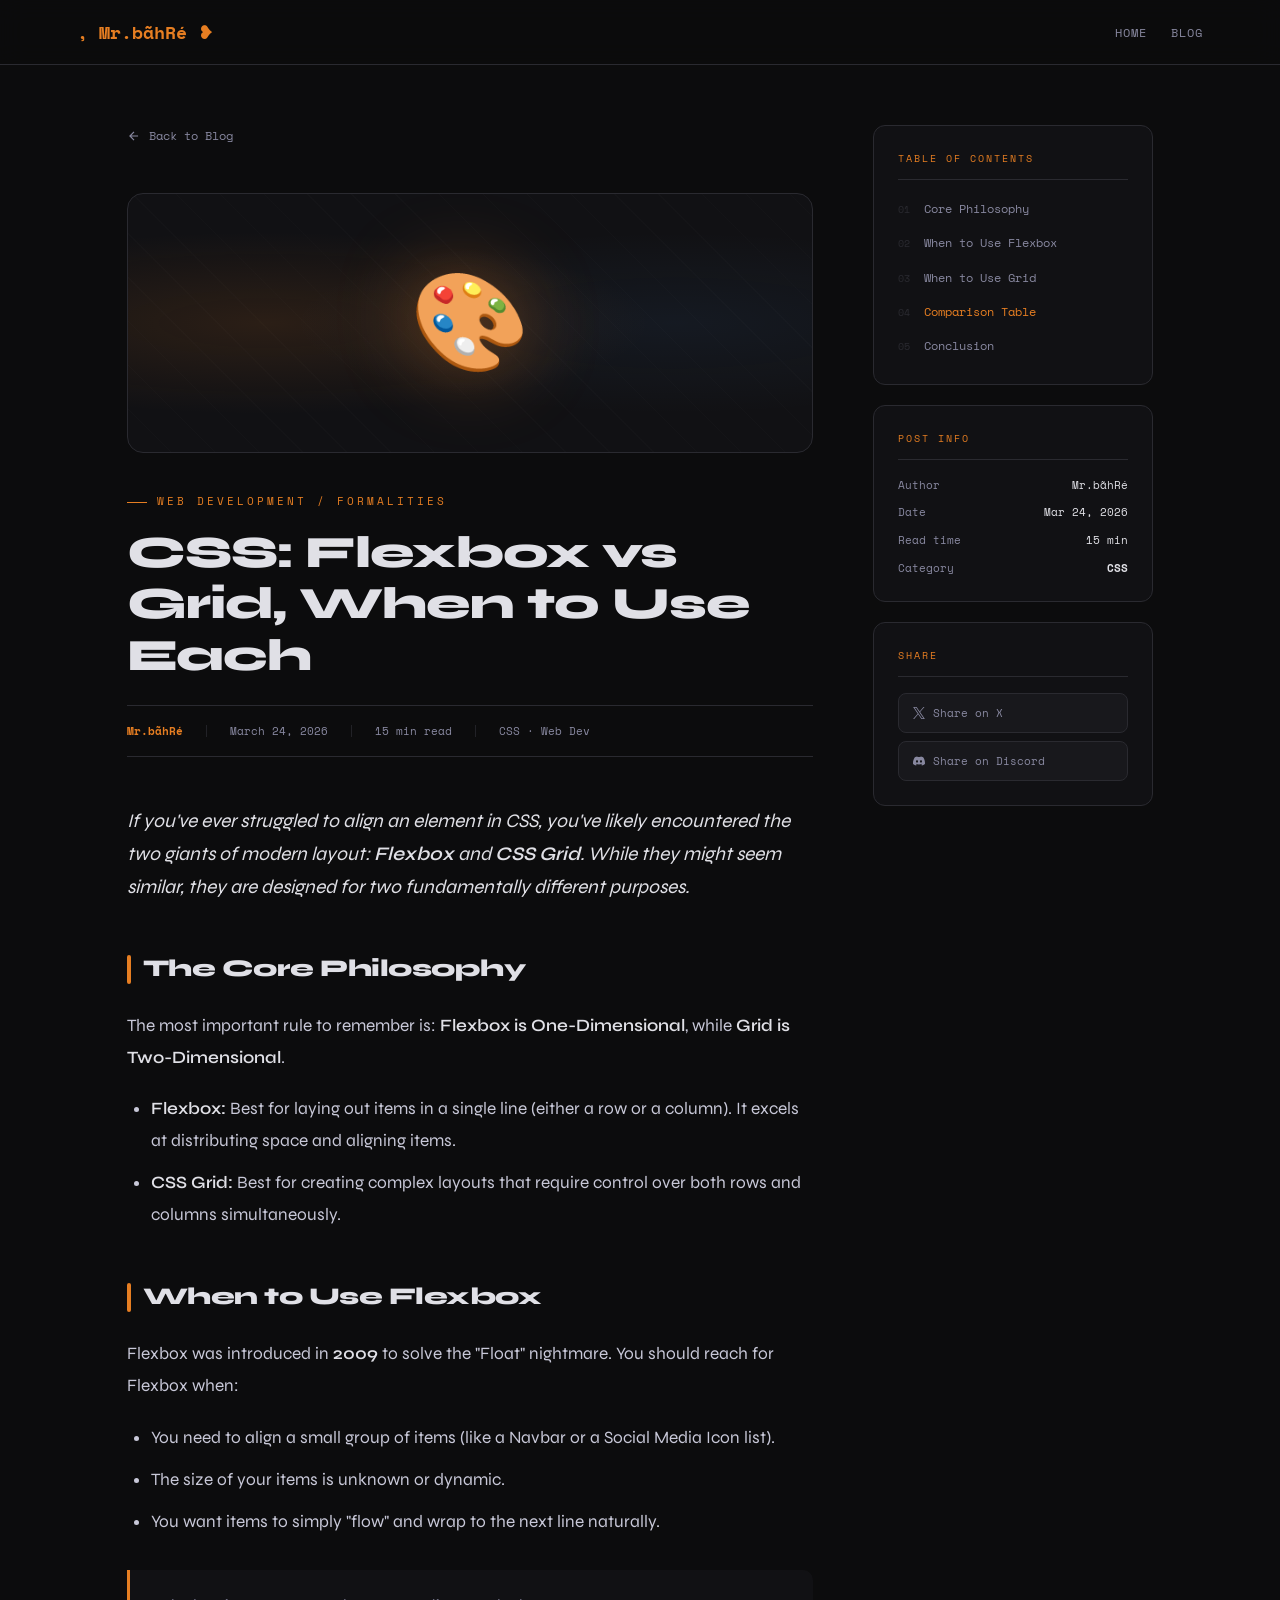
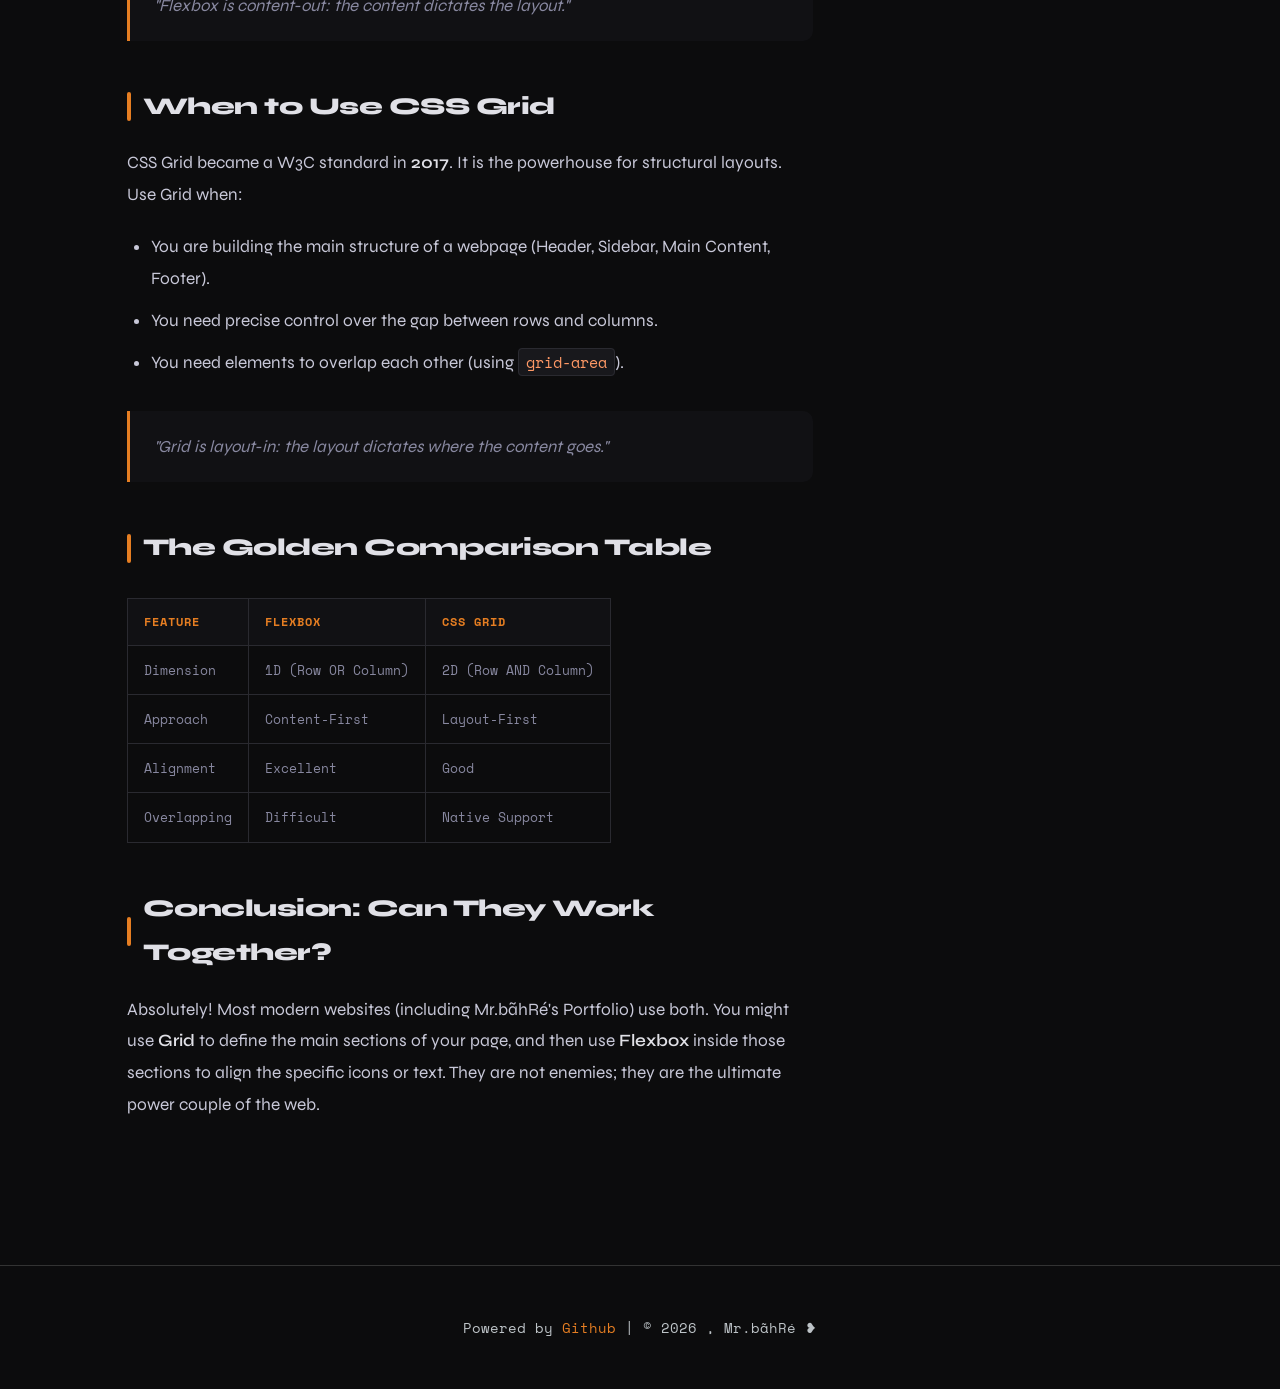
<file: post-CSS.html>
<!DOCTYPE html>
<html lang="en" dir="ltr">
<head>
    <meta charset="UTF-8">
    <meta name="viewport" content="width=device-width, initial-scale=1.0, maximum-scale=5.0">
    <title>Mr.bãhRé | The Lab</title>
    <link rel="stylesheet" href="style.css">
    <link rel="preconnect" href="https://fonts.googleapis.com">
    <link href="https://fonts.googleapis.com/css2?family=Space+Mono:ital,wght@0,400;0,700&family=Syne:wght@400;700;800&family=Lora:ital,wght@0,400;1,400&display=swap" rel="stylesheet">
    <link rel="icon" href="data:image/svg+xml,<svg xmlns=%22http://www.w3.org/2000/svg%22 viewBox=%220 0 100 100%22><text y=%22.9em%22 font-size=%2290%22>💡</text></svg>">
<!-- SEO Primary -->
    <meta name="title" content="Mr.bãhRé | Frontend UI Architect & UX Designer">
    <meta name="description" content="Explore the digital lab of Mr.bãhRé. Specializing in interactive Terminal UIs, CSS animations, and high-end Discord community design.">
    <meta name="keywords" content="Frontend Developer, UI/UX Design, CSS Art, Discord Server Architect, Web Development, Portfolio">

<!-- Open Graph (For Discord/Facebook Previews) -->
    <meta property="og:type" content="website">
    <meta property="og:url" content="[https://mrbahre.github.io/My_WebSite/](https://mrbahre.github.io/My_WebSite/)">
    <meta property="og:title" content="Mr.bãhRé's Digital Lab 💡">
    <meta property="og:description" content="Step into a terminal-inspired world of frontend magic. Check my latest UI/UX experiments.">
    <meta property="og:image" content="pic/mainPic.jpg"> 

<!-- Twitter -->
    <meta property="twitter:card" content="summary_large_image">
    <meta property="twitter:title" content="Mr.bãhRé | UI/UX Architect">
    <meta property="twitter:description" content="Building the future of web interfaces. Live logs and projects inside.">
    <meta property="twitter:image" content="pic/mainPic.jpg">
</head>

<body>
    <div id="read-progress"></div>

    <header>
        <div class="logo">, Mr.bãhRé ❥</div>
        <nav>
            <ul class="nav-links">
                <li><a href="index.html">Home</a></li>
                <li><a href="blog.html">Blog</a></li>
            </ul>
        </nav>
    </header>

    <main class="post-wrap">
        <article>
            <a href="blog.html" class="back-link">
                <svg width="14" height="14" viewBox="0 0 24 24" fill="none" stroke="currentColor" stroke-width="2"><path d="M19 12H5M12 5l-7 7 7 7"/></svg>
                Back to Blog
            </a>

            <div class="post-banner">
                <span class="post-banner-icon">🎨</span>
            </div>

            <p class="post-cat">Web Development / Formalities</p>
            <h1 class="post-title">CSS: Flexbox vs Grid, When to Use Each</h1>

            <div class="post-meta-bar">
                <span class="author">Mr.bãhRé</span>
                <span class="sep">|</span>
                <span>March 24, 2026</span>
                <span class="sep">|</span>
                <span>15 min read</span>
                <span class="sep">|</span>
                <span>CSS · Web Dev</span>
            </div>

            <div class="post-body">
                <p class="intro">
                    If you've ever struggled to align an element in CSS, you've likely encountered the two giants of modern layout: <strong>Flexbox</strong> and <strong>CSS Grid</strong>. While they might seem similar, they are designed for two fundamentally different purposes.
                </p>

                <section id="section-1">
                    <h2 id="h-philosophy">The Core Philosophy</h2>
                    <p>The most important rule to remember is: <strong>Flexbox is One-Dimensional</strong>, while <strong>Grid is Two-Dimensional</strong>.</p>
                    <ul>
                        <li><strong>Flexbox:</strong> Best for laying out items in a single line (either a row or a column). It excels at distributing space and aligning items.</li>
                        <li><strong>CSS Grid:</strong> Best for creating complex layouts that require control over both rows and columns simultaneously.</li>
                    </ul>
                </section>

                <section id="section-2">
                    <h2 id="h-flexbox">When to Use Flexbox</h2>
                    <p>Flexbox was introduced in <strong>2009</strong> to solve the "Float" nightmare. You should reach for Flexbox when:</p>
                    <ul>
                        <li>You need to align a small group of items (like a Navbar or a Social Media Icon list).</li>
                        <li>The size of your items is unknown or dynamic.</li>
                        <li>You want items to simply "flow" and wrap to the next line naturally.</li>
                    </ul>
                    <blockquote>"Flexbox is content-out: the content dictates the layout."</blockquote>
                </section>

                <section id="section-3">
                    <h2 id="h-grid">When to Use CSS Grid</h2>
                    <p>CSS Grid became a W3C standard in <strong>2017</strong>. It is the powerhouse for structural layouts. Use Grid when:</p>
                    <ul>
                        <li>You are building the main structure of a webpage (Header, Sidebar, Main Content, Footer).</li>
                        <li>You need precise control over the gap between rows and columns.</li>
                        <li>You need elements to overlap each other (using <code>grid-area</code>).</li>
                    </ul>
                    <blockquote>"Grid is layout-in: the layout dictates where the content goes."</blockquote>
                </section>

                <section id="section-4">
                    <h2 id="h-comparison">The Golden Comparison Table</h2>
                    <table>
                        <tr>
                            <th>Feature</th>
                            <th>Flexbox</th>
                            <th>CSS Grid</th>
                        </tr>
                        <tr>
                            <td>Dimension</td>
                            <td>1D (Row OR Column)</td>
                            <td>2D (Row AND Column)</td>
                        </tr>
                        <tr>
                            <td>Approach</td>
                            <td>Content-First</td>
                            <td>Layout-First</td>
                        </tr>
                        <tr>
                            <td>Alignment</td>
                            <td>Excellent</td>
                            <td>Good</td>
                        </tr>
                        <tr>
                            <td>Overlapping</td>
                            <td>Difficult</td>
                            <td>Native Support</td>
                        </tr>
                    </table>
                </section>

                <section id="section-5">
                    <h2 id="h-conclusion">Conclusion: Can They Work Together?</h2>
                    <p>Absolutely! Most modern websites (including Mr.bãhRé's Portfolio) use both. You might use <strong>Grid</strong> to define the main sections of your page, and then use <strong>Flexbox</strong> inside those sections to align the specific icons or text. They are not enemies; they are the ultimate power couple of the web.</p>
                </section>
            </div>
        </article>

        <!-- Sidebar -->
        <aside class="post-sidebar">
            <div class="sidebar-section">
                <p class="sidebar-label">Table of Contents</p>
                <ul class="toc-list">
                    <li><a href="#section-1" data-num="01">Core Philosophy</a></li>
                    <li><a href="#section-2" data-num="02">When to Use Flexbox</a></li>
                    <li><a href="#section-3" data-num="03">When to Use Grid</a></li>
                    <li><a href="#section-4" data-num="04">Comparison Table</a></li>
                    <li><a href="#section-5" data-num="05">Conclusion</a></li>
                </ul>
            </div>

            <div class="sidebar-section">
                <p class="sidebar-label">Post Info</p>
                <div class="sidebar-info-row"><span>Author</span><span>Mr.bãhRé</span></div>
                <div class="sidebar-info-row"><span>Date</span><span>Mar 24, 2026</span></div>
                <div class="sidebar-info-row"><span>Read time</span><span>15 min</span></div>
                <div class="sidebar-info-row"><span>Category</span><span class="category-highlight">CSS</span></div>
            </div>

            <div class="sidebar-section">
                <p class="sidebar-label">Share</p>
                <div class="share-btns">
                    <a href="https://x.com/intent/tweet?text=CSS%3A+Flexbox+vs+Grid&url=https://mrbahre.github.io/My_WebSite/post-CSS.html" target="_blank" class="share-btn">
                        <svg width="12" height="12" viewBox="0 0 24 24" fill="currentColor"><path d="M14.234 10.162 22.977 0h-2.072l-7.591 8.824L7.251 0H.258l9.168 13.343L.258 24H2.33l8.016-9.318L16.749 24h6.993zm-2.837 3.299-.929-1.329L3.076 1.56h3.182l5.965 8.532.929 1.329 7.754 11.09h-3.182z"/></svg>
                        Share on X
                    </a>
                    <a href="https://discord.com/invite/4SfNv4Xn7c" target="_blank" class="share-btn">
                        <svg width="12" height="12" viewBox="0 0 24 24" fill="currentColor"><path d="M20.317 4.3698a19.7913 19.7913 0 00-4.8851-1.5152.0741.0741 0 00-.0785.0371c-.211.3753-.4447.8648-.6083 1.2495-1.8447-.2762-3.68-.2762-5.4868 0-.1636-.3933-.4058-.8742-.6177-1.2495a.077.077 0 00-.0785-.037 19.7363 19.7363 0 00-4.8852 1.515.0699.0699 0 00-.0321.0277C.5334 9.0458-.319 13.5799.0992 18.0578a.0824.0824 0 00.0312.0561c2.0528 1.5076 4.0413 2.4228 5.9929 3.0294a.0777.0777 0 00.0842-.0276c.4616-.6304.8731-1.2952 1.226-1.9942a.076.076 0 00-.0416-.1057c-.6528-.2476-1.2743-.5495-1.8722-.8923a.077.077 0 01-.0076-.1277c.1258-.0943.2517-.1923.3718-.2914a.0743.0743 0 01.0776-.0105c3.9278 1.7933 8.18 1.7933 12.0614 0a.0739.0739 0 01.0785.0095c.1202.099.246.1981.3728.2924a.077.077 0 01-.0066.1276 12.2986 12.2986 0 01-1.873.8914.0766.0766 0 00-.0407.1067c.3604.698.7719 1.3628 1.225 1.9932a.076.076 0 00.0842.0286c1.961-.6067 3.9495-1.5219 6.0023-3.0294a.077.077 0 00.0313-.0552c.5004-5.177-.8382-9.6739-3.5485-13.6604a.061.061 0 00-.0312-.0286zM8.02 15.3312c-1.1825 0-2.1569-1.0857-2.1569-2.419 0-1.3332.9555-2.4189 2.157-2.4189 1.2108 0 2.1757 1.0952 2.1568 2.419 0 1.3332-.9555 2.4189-2.1569 2.4189zm7.9748 0c-1.1825 0-2.1569-1.0857-2.1569-2.419 0-1.3332.9554-2.4189 2.1569-2.4189 1.2108 0 2.1757 1.0952 2.1568 2.419 0 1.3332-.946 2.4189-2.1568 2.4189Z"/></svg>
                        Share on Discord
                    </a>
                </div>
            </div>
        </aside>
    </main>

    <footer>
        Powered by <a href="https://github.com">Github</a> | © 2026 , Mr.bãhRé ❥
    </footer>
    <script src="script.js"></script>
</body>

</html>
</file>
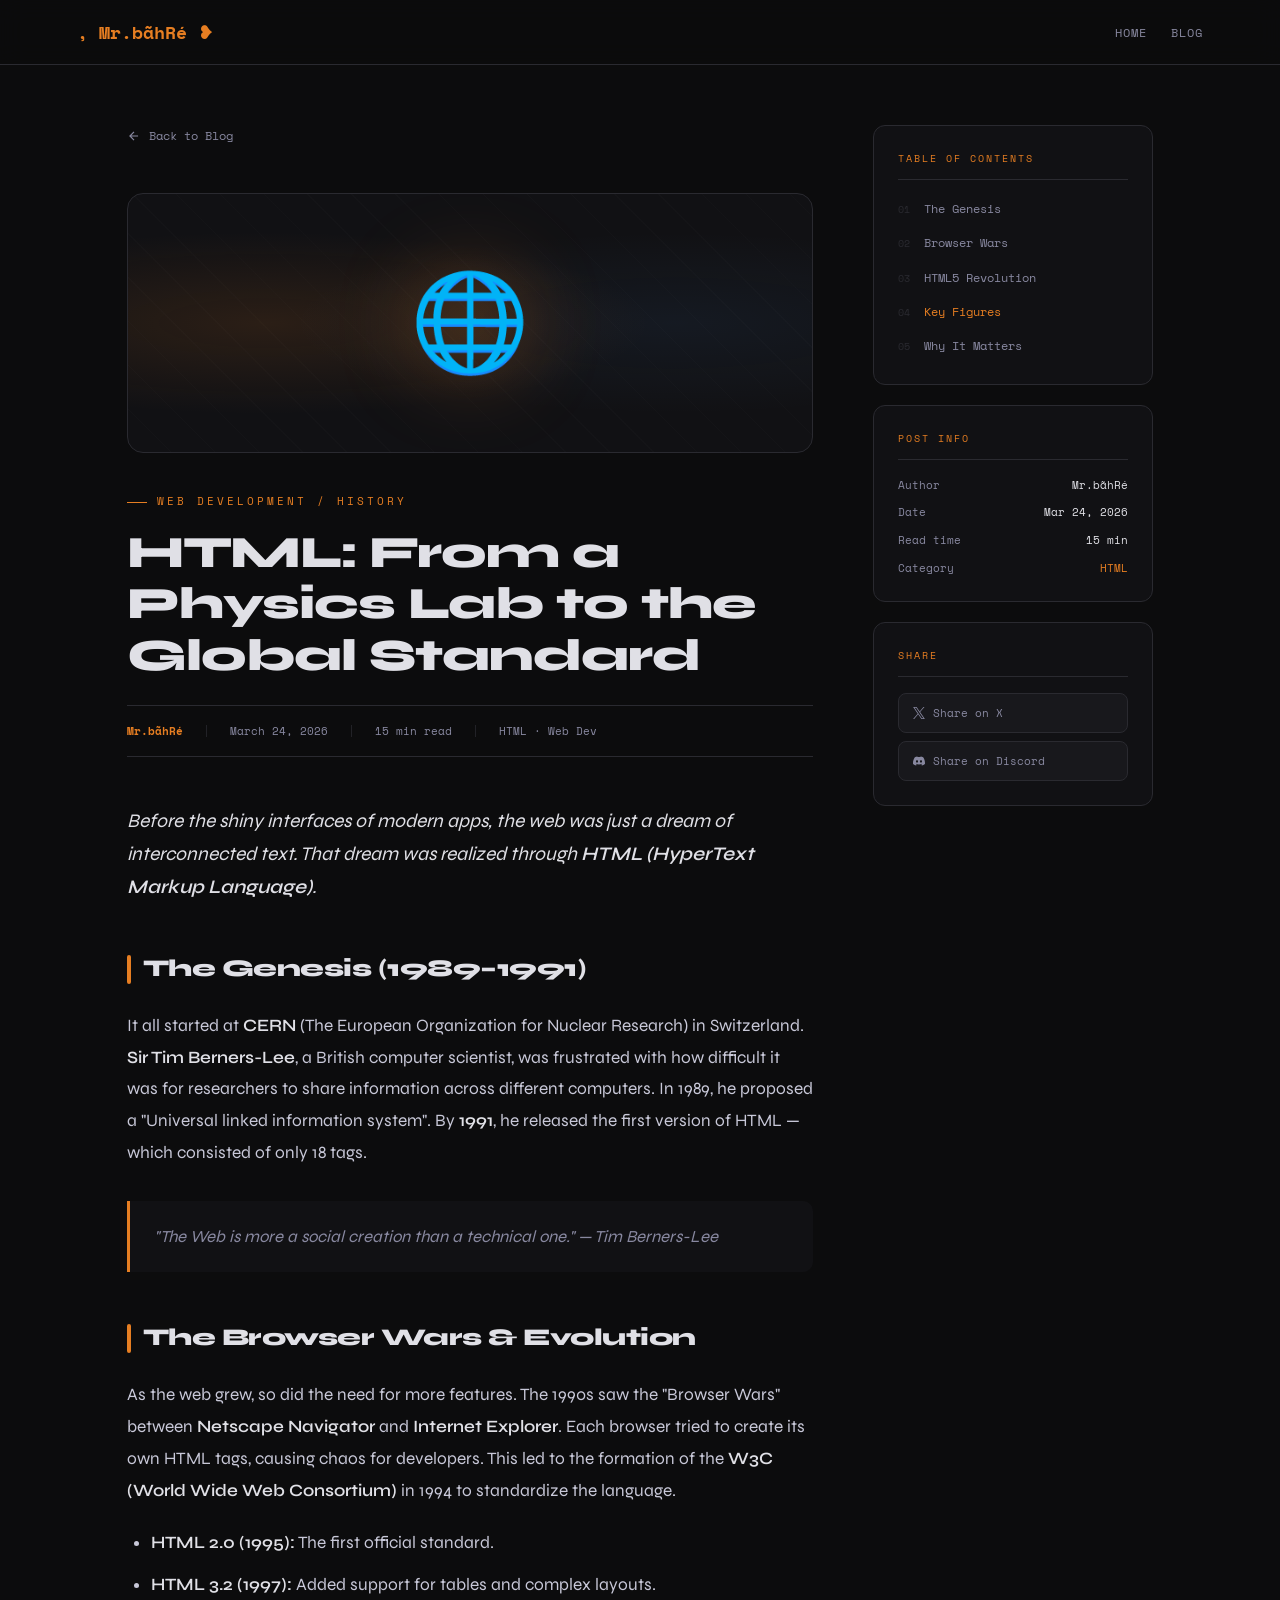
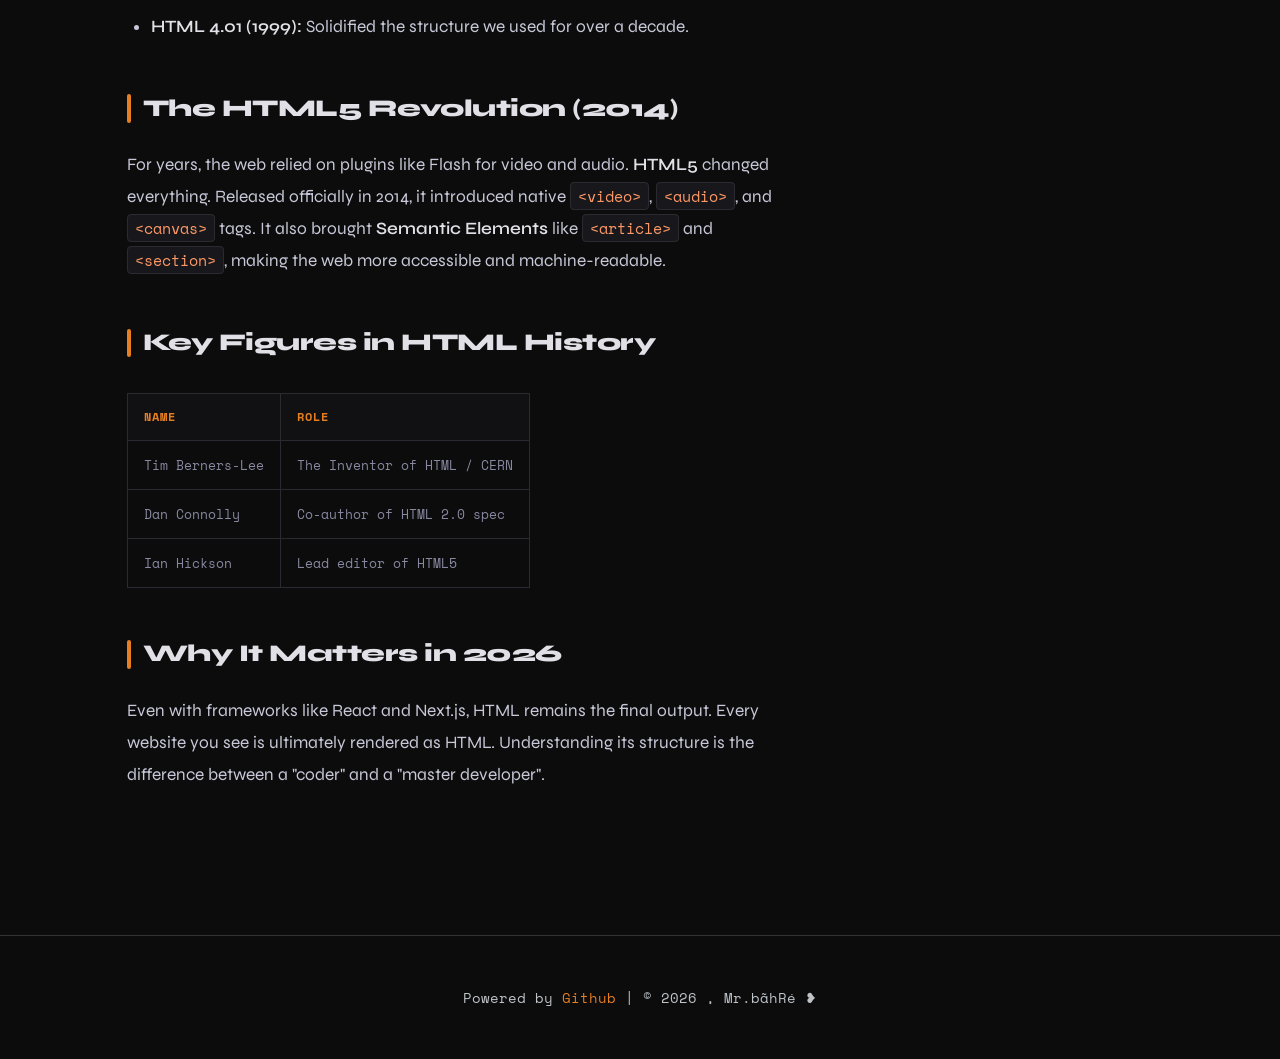
<file: post-cyber.html>
<!DOCTYPE html>
<html lang="en" dir="ltr">
<head>
   <meta charset="UTF-8">
    <meta name="viewport" content="width=device-width, initial-scale=1.0, maximum-scale=5.0">
    <title>Mr.bãhRé | The Lab</title>
    <link rel="stylesheet" href="style.css">
    <link rel="preconnect" href="https://fonts.googleapis.com">
    <link href="https://fonts.googleapis.com/css2?family=Space+Mono:ital,wght@0,400;0,700&family=Syne:wght@400;700;800&family=Lora:ital,wght@0,400;1,400&display=swap" rel="stylesheet">
    <link rel="icon" href="data:image/svg+xml,<svg xmlns=%22http://www.w3.org/2000/svg%22 viewBox=%220 0 100 100%22><text y=%22.9em%22 font-size=%2290%22>💡</text></svg>">
<!-- SEO Primary -->
    <meta name="title" content="Mr.bãhRé | Frontend UI Architect & UX Designer">
    <meta name="description" content="Explore the digital lab of Mr.bãhRé. Specializing in interactive Terminal UIs, CSS animations, and high-end Discord community design.">
    <meta name="keywords" content="Frontend Developer, UI/UX Design, CSS Art, Discord Server Architect, Web Development, Portfolio">

<!-- Open Graph (For Discord/Facebook Previews) -->
    <meta property="og:type" content="website">
    <meta property="og:url" content="[https://mrbahre.github.io/My_WebSite/](https://mrbahre.github.io/My_WebSite/)">
    <meta property="og:title" content="Mr.bãhRé's Digital Lab 💡">
    <meta property="og:description" content="Step into a terminal-inspired world of frontend magic. Check my latest UI/UX experiments.">
    <meta property="og:image" content="pic/mainPic.jpg"> 

<!-- Twitter -->
    <meta property="twitter:card" content="summary_large_image">
    <meta property="twitter:title" content="Mr.bãhRé | UI/UX Architect">
    <meta property="twitter:description" content="Building the future of web interfaces. Live logs and projects inside.">
    <meta property="twitter:image" content="pic/mainPic.jpg">
</head>
<body>

    <div id="read-progress"></div>

    <header>
        <div class="logo">, Mr.bãhRé ❥</div>
        <nav>
            <ul class="nav-links">
                <li><a href="index.html">Home</a></li>
                <li><a href="blog.html">Blog</a></li>
            </ul>
        </nav>
    </header>

    <main class="post-wrap">

        <article>
            <a href="blog.html" class="back-link">
                <svg width="14" height="14" viewBox="0 0 24 24" fill="none" stroke="currentColor" stroke-width="2"><path d="M19 12H5M12 5l-7 7 7 7"/></svg>
                Back to Blog
            </a>

            <div class="post-banner">
                <span class="post-banner-icon">🌐</span>
            </div>

            <p class="post-cat">Web Development / History</p>
            <h1 class="post-title">HTML: From a Physics Lab to the Global Standard</h1>

            <div class="post-meta-bar">
                <span class="author">Mr.bãhRé</span>
                <span class="sep">|</span>
                <span>March 24, 2026</span>
                <span class="sep">|</span>
                <span>15 min read</span>
                <span class="sep">|</span>
                <span>HTML · Web Dev</span>
            </div>

            <div class="post-body">
                <p class="intro">
                    Before the shiny interfaces of modern apps, the web was just a dream of interconnected text. That dream was realized through <strong>HTML (HyperText Markup Language)</strong>.
                </p>

                <section id="section-1">
                    <h2 id="h-genesis">The Genesis (1989–1991)</h2>
                    <p>It all started at <strong>CERN</strong> (The European Organization for Nuclear Research) in Switzerland. <strong>Sir Tim Berners-Lee</strong>, a British computer scientist, was frustrated with how difficult it was for researchers to share information across different computers. In 1989, he proposed a "Universal linked information system". By <strong>1991</strong>, he released the first version of HTML — which consisted of only 18 tags.</p>
                    <blockquote>"The Web is more a social creation than a technical one." — Tim Berners-Lee</blockquote>
                </section>

                <section id="section-2">
                    <h2 id="h-wars">The Browser Wars & Evolution</h2>
                    <p>As the web grew, so did the need for more features. The 1990s saw the "Browser Wars" between <strong>Netscape Navigator</strong> and <strong>Internet Explorer</strong>. Each browser tried to create its own HTML tags, causing chaos for developers. This led to the formation of the <strong>W3C (World Wide Web Consortium)</strong> in 1994 to standardize the language.</p>
                    <ul>
                        <li><strong>HTML 2.0 (1995):</strong> The first official standard.</li>
                        <li><strong>HTML 3.2 (1997):</strong> Added support for tables and complex layouts.</li>
                        <li><strong>HTML 4.01 (1999):</strong> Solidified the structure we used for over a decade.</li>
                    </ul>
                </section>

                <section id="section-3">
                    <h2 id="h-html5">The HTML5 Revolution (2014)</h2>
                    <p>For years, the web relied on plugins like Flash for video and audio. <strong>HTML5</strong> changed everything. Released officially in 2014, it introduced native <code>&lt;video&gt;</code>, <code>&lt;audio&gt;</code>, and <code>&lt;canvas&gt;</code> tags. It also brought <strong>Semantic Elements</strong> like <code>&lt;article&gt;</code> and <code>&lt;section&gt;</code>, making the web more accessible and machine-readable.</p>
                </section>

                <section id="section-4">
                    <h2 id="h-figures">Key Figures in HTML History</h2>
                    <table>
                        <tr>
                            <th>Name</th>
                            <th>Role</th>
                        </tr>
                        <tr>
                            <td>Tim Berners-Lee</td>
                            <td>The Inventor of HTML / CERN</td>
                        </tr>
                        <tr>
                            <td>Dan Connolly</td>
                            <td>Co-author of HTML 2.0 spec</td>
                        </tr>
                        <tr>
                            <td>Ian Hickson</td>
                            <td>Lead editor of HTML5</td>
                        </tr>
                    </table>
                </section>

                <section id="section-5">
                    <h2 id="h-2026">Why It Matters in 2026</h2>
                    <p>Even with frameworks like React and Next.js, HTML remains the final output. Every website you see is ultimately rendered as HTML. Understanding its structure is the difference between a "coder" and a "master developer".</p>
                </section>
            </div>
        </article>

        <!-- SIDEBAR -->
        <aside class="post-sidebar">

            <div class="sidebar-section">
                <p class="sidebar-label">Table of Contents</p>
                <ul class="toc-list">
                    <li><a href="#section-1" data-num="01">The Genesis</a></li>
                    <li><a href="#section-2" data-num="02">Browser Wars</a></li>
                    <li><a href="#section-3" data-num="03">HTML5 Revolution</a></li>
                    <li><a href="#section-4" data-num="04">Key Figures</a></li>
                    <li><a href="#section-5" data-num="05">Why It Matters</a></li>
                </ul>
            </div>

            <div class="sidebar-section">
                <p class="sidebar-label">Post Info</p>
                <div class="sidebar-info-row"><span>Author</span><span>Mr.bãhRé</span></div>
                <div class="sidebar-info-row"><span>Date</span><span>Mar 24, 2026</span></div>
                <div class="sidebar-info-row"><span>Read time</span><span>15 min</span></div>
                <div class="sidebar-info-row"><span>Category</span><span style="color:var(--orange)">HTML</span></div>
            </div>

            <div class="sidebar-section">
                <p class="sidebar-label">Share</p>
                <div class="share-btns">
                    <a href="https://x.com/intent/tweet?text=HTML%3A+From+a+Physics+Lab+to+the+Global+Standard&url=https://mrbahre.github.io/My_WebSite/post-cyber.html" target="_blank" class="share-btn">
                        <svg width="12" height="12" viewBox="0 0 24 24" fill="currentColor"><path d="M14.234 10.162 22.977 0h-2.072l-7.591 8.824L7.251 0H.258l9.168 13.343L.258 24H2.33l8.016-9.318L16.749 24h6.993zm-2.837 3.299-.929-1.329L3.076 1.56h3.182l5.965 8.532.929 1.329 7.754 11.09h-3.182z"/></svg>
                        Share on X
                    </a>
                    <a href="https://discord.com/invite/4SfNv4Xn7c" target="_blank" class="share-btn">
                        <svg width="12" height="12" viewBox="0 0 24 24" fill="currentColor"><path d="M20.317 4.3698a19.7913 19.7913 0 00-4.8851-1.5152.0741.0741 0 00-.0785.0371c-.211.3753-.4447.8648-.6083 1.2495-1.8447-.2762-3.68-.2762-5.4868 0-.1636-.3933-.4058-.8742-.6177-1.2495a.077.077 0 00-.0785-.037 19.7363 19.7363 0 00-4.8852 1.515.0699.0699 0 00-.0321.0277C.5334 9.0458-.319 13.5799.0992 18.0578a.0824.0824 0 00.0312.0561c2.0528 1.5076 4.0413 2.4228 5.9929 3.0294a.0777.0777 0 00.0842-.0276c.4616-.6304.8731-1.2952 1.226-1.9942a.076.076 0 00-.0416-.1057c-.6528-.2476-1.2743-.5495-1.8722-.8923a.077.077 0 01-.0076-.1277c.1258-.0943.2517-.1923.3718-.2914a.0743.0743 0 01.0776-.0105c3.9278 1.7933 8.18 1.7933 12.0614 0a.0739.0739 0 01.0785.0095c.1202.099.246.1981.3728.2924a.077.077 0 01-.0066.1276 12.2986 12.2986 0 01-1.873.8914.0766.0766 0 00-.0407.1067c.3604.698.7719 1.3628 1.225 1.9932a.076.076 0 00.0842.0286c1.961-.6067 3.9495-1.5219 6.0023-3.0294a.077.077 0 00.0313-.0552c.5004-5.177-.8382-9.6739-3.5485-13.6604a.061.061 0 00-.0312-.0286zM8.02 15.3312c-1.1825 0-2.1569-1.0857-2.1569-2.419 0-1.3332.9555-2.4189 2.157-2.4189 1.2108 0 2.1757 1.0952 2.1568 2.419 0 1.3332-.9555 2.4189-2.1569 2.4189zm7.9748 0c-1.1825 0-2.1569-1.0857-2.1569-2.419 0-1.3332.9554-2.4189 2.1569-2.4189 1.2108 0 2.1757 1.0952 2.1568 2.419 0 1.3332-.946 2.4189-2.1568 2.4189Z"/></svg>
                        Share on Discord
                    </a>
                </div>
            </div>

        </aside>

    </main>

    <footer>
        Powered by <a href="https://github.com">Github</a> | © 2026 , Mr.bãhRé ❥
    </footer>
    <script src="script.js"></script>
</body>
</html>
</file>
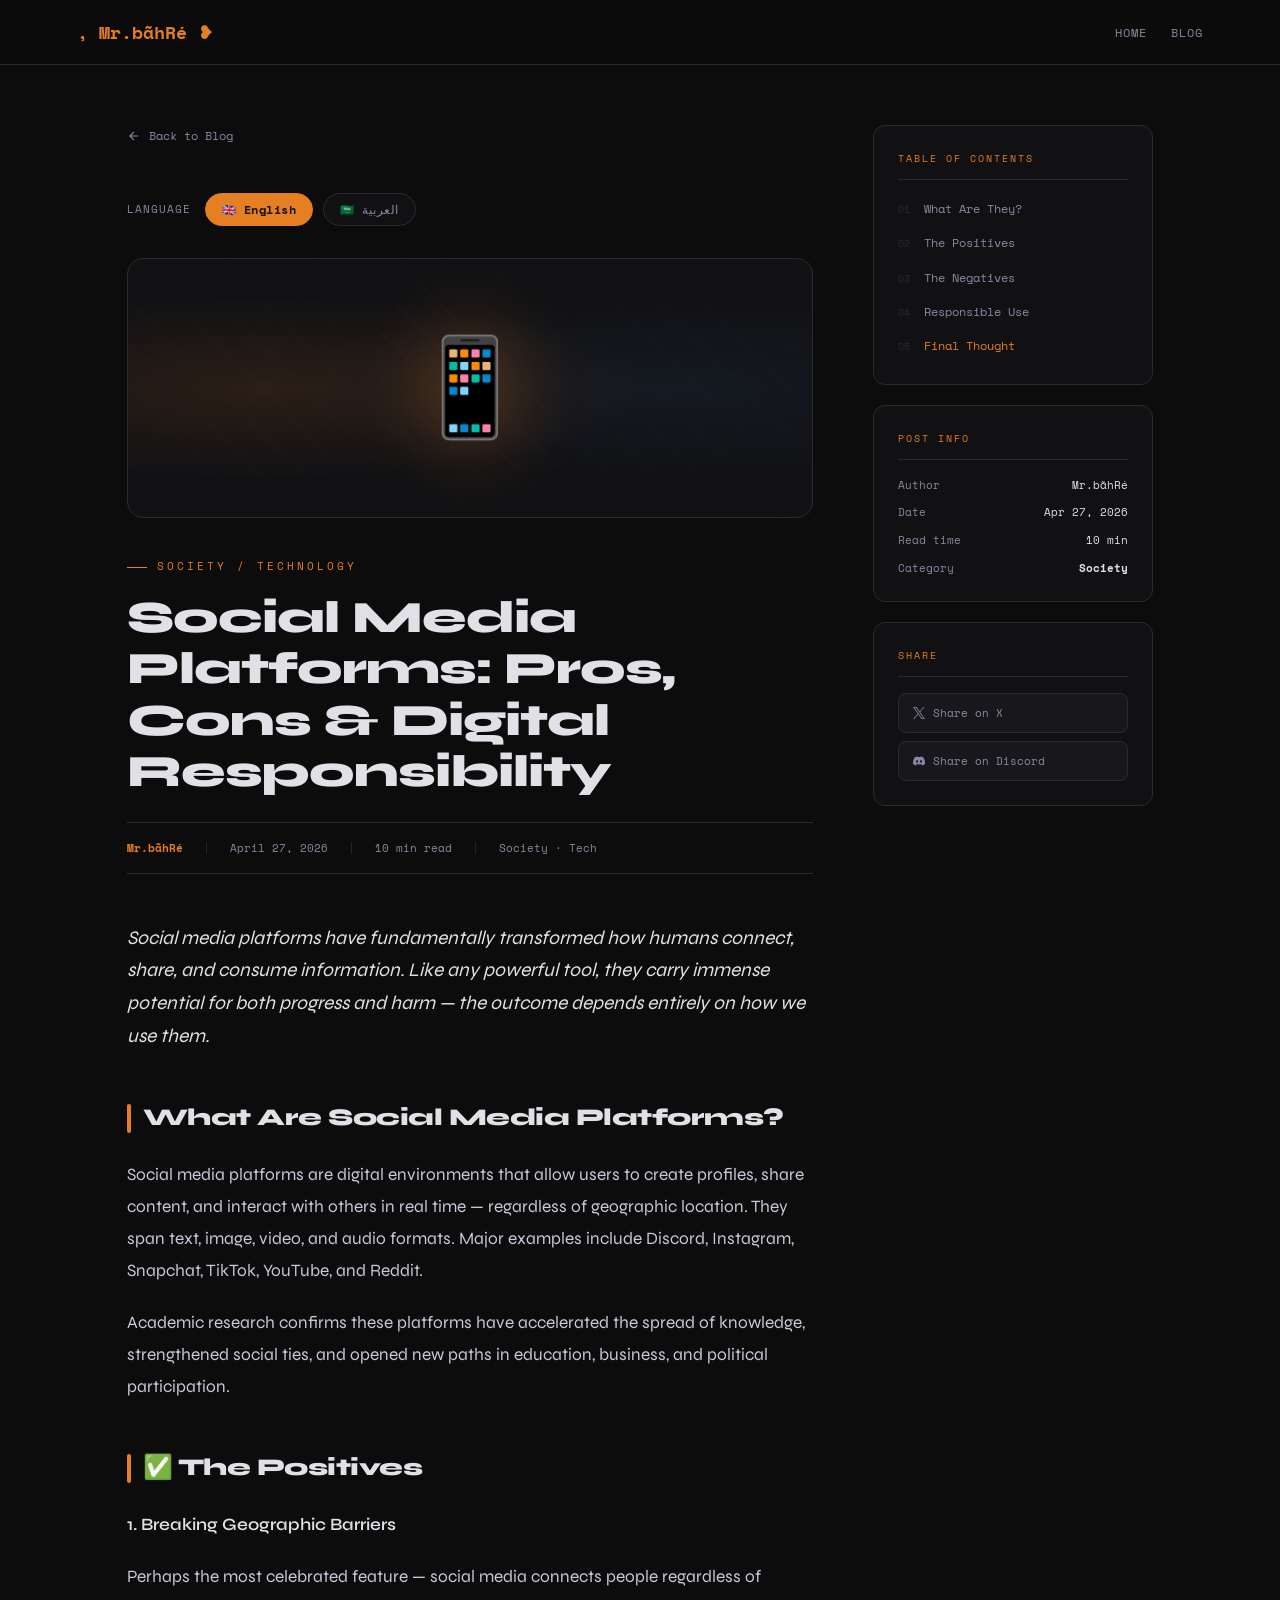
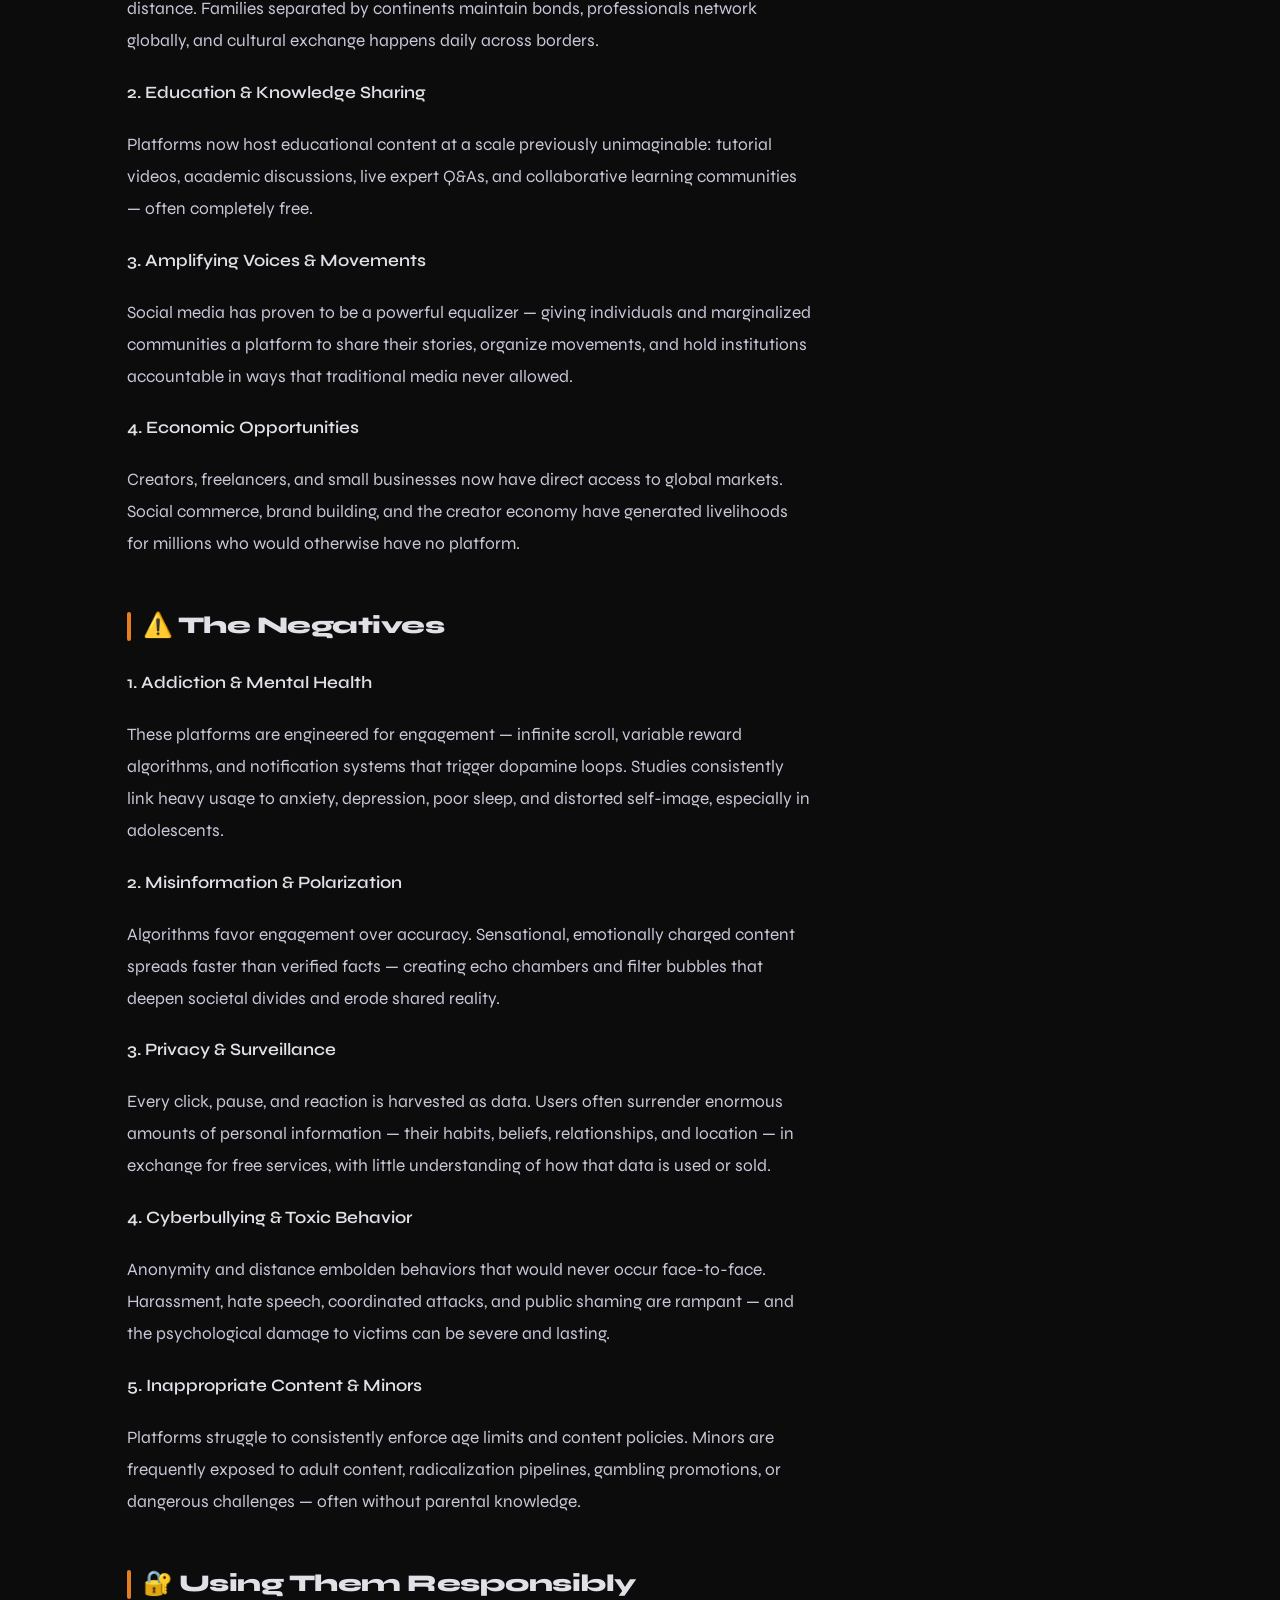
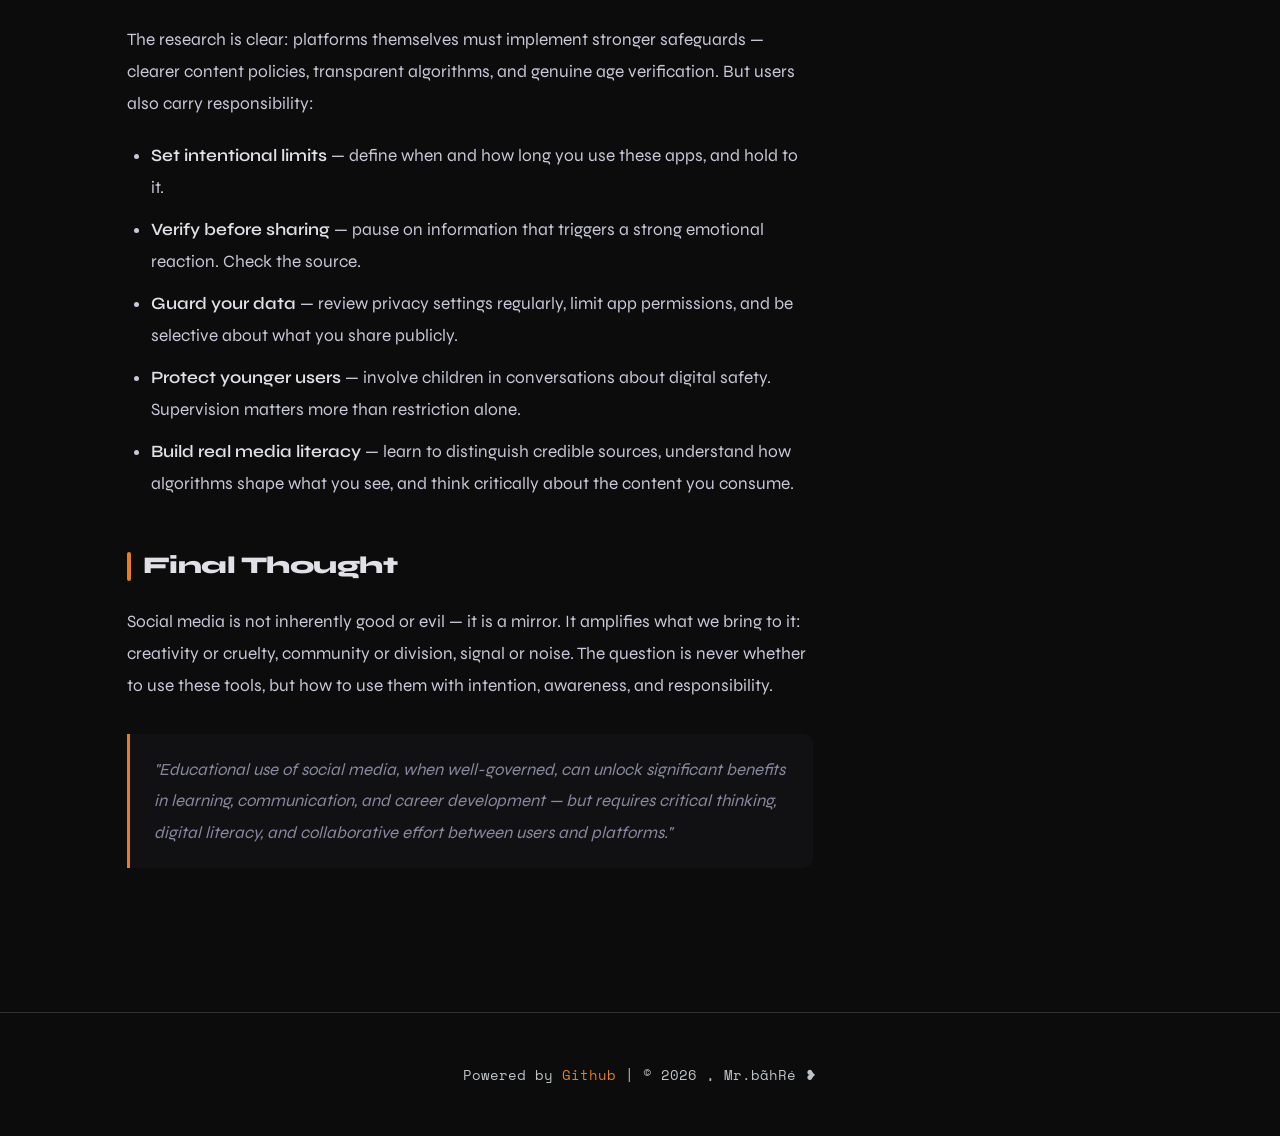
<file: post-social-media.html>
<!DOCTYPE html>
<html lang="en" dir="ltr" id="html-root">
<head>
    <meta charset="UTF-8">
    <meta name="viewport" content="width=device-width, initial-scale=1.0, maximum-scale=5.0">
    <title>Mr.bãhRé | Social Media Platforms</title>
    <link rel="stylesheet" href="style.css">
    <link rel="preconnect" href="https://fonts.googleapis.com">
    <link href="https://fonts.googleapis.com/css2?family=Space+Mono:ital,wght@0,400;0,700;1,400&family=Syne:wght@400;600;700;800&family=Lora:ital,wght@0,400;0,600;1,400&display=swap" rel="stylesheet">
    <link rel="icon" href="data:image/svg+xml,<svg xmlns=%22http://www.w3.org/2000/svg%22 viewBox=%220 0 100 100%22><text y=%22.9em%22 font-size=%2290%22>💡</text></svg>">
    <meta name="description" content="Social Media Platforms: Pros, Cons & Digital Responsibility">
</head>

<body>
    <div id="read-progress"></div>

    <header>
        <div class="logo">, Mr.bãhRé ❥</div>
        <nav>
            <ul class="nav-links">
                <li><a href="index.html">Home</a></li>
                <li><a href="blog.html">Blog</a></li>
            </ul>
        </nav>
    </header>

    <main class="post-wrap">
        <article>

            <a href="blog.html" class="back-link">
                <svg width="14" height="14" viewBox="0 0 24 24" fill="none" stroke="currentColor" stroke-width="2"><path d="M19 12H5M12 5l-7 7 7 7"/></svg>
                <span data-en="Back to Blog" data-ar="العودة إلى المدونة">Back to Blog</span>
            </a>

            <!-- Translate Button -->
            <div class="translate-bar">
                <span class="translate-label" data-en="Language" data-ar="اللغة">Language</span>
                <button class="translate-btn active" id="btn-en" onclick="setLang('en')">
                    🇬🇧 English
                </button>
                <button class="translate-btn" id="btn-ar" onclick="setLang('ar')">
                    🇸🇦 العربية
                </button>
            </div>

            <div class="post-banner">
                <span class="post-banner-icon">📱</span>
            </div>

            <p class="post-cat" data-en="Society / Technology" data-ar="المجتمع / التكنولوجيا">Society / Technology</p>

            <h1 class="post-title"
                data-en="Social Media Platforms: Pros, Cons & Digital Responsibility"
                data-ar="منصات التواصل الاجتماعي: الإيجابيات، السلبيات، والمسؤولية الرقمية">
                Social Media Platforms: Pros, Cons &amp; Digital Responsibility
            </h1>

            <div class="post-meta-bar">
                <span class="author">Mr.bãhRé</span>
                <span class="sep">|</span>
                <span>April 27, 2026</span>
                <span class="sep">|</span>
                <span data-en="10 min read" data-ar="10 دقائق قراءة">10 min read</span>
                <span class="sep">|</span>
                <span data-en="Society · Tech" data-ar="مجتمع · تقنية">Society · Tech</span>
            </div>

            <div class="post-body">

                <!-- INTRO -->
                <p class="intro"
                    data-en="Social media platforms have fundamentally transformed how humans connect, share, and consume information. Like any powerful tool, they carry immense potential for both progress and harm — the outcome depends entirely on how we use them."
                    data-ar="غيّرت منصات التواصل الاجتماعي بشكل جوهري طريقة تواصل البشر وتبادل المعلومات واستهلاكها. كأي أداة قوية، تحمل إمكانات هائلة للتقدم والضرر في آنٍ واحد — والنتيجة تعتمد كلياً على كيفية استخدامها.">
                    Social media platforms have fundamentally transformed how humans connect, share, and consume information. Like any powerful tool, they carry immense potential for both progress and harm — the outcome depends entirely on how we use them.
                </p>

                <!-- SECTION 1: OVERVIEW -->
                <section id="section-1">
                    <h2 data-en="What Are Social Media Platforms?" data-ar="ما هي منصات التواصل الاجتماعي؟">
                        What Are Social Media Platforms?
                    </h2>
                    <p data-en="Social media platforms are digital environments that allow users to create profiles, share content, and interact with others in real time — regardless of geographic location. They span text, image, video, and audio formats. Major examples include Discord, Instagram, Snapchat, TikTok, YouTube, and Reddit."
                       data-ar="منصات التواصل الاجتماعي بيئات رقمية تتيح للمستخدمين إنشاء ملفات شخصية ومشاركة المحتوى والتفاعل مع الآخرين في الوقت الفعلي — بغض النظر عن الموقع الجغرافي. تشمل تنسيقات النص والصورة والفيديو والصوت. ومن أبرز الأمثلة: ديسكورد، انستجرام، سناب شات، تيك توك، يوتيوب، وريديت.">
                        Social media platforms are digital environments that allow users to create profiles, share content, and interact with others in real time — regardless of geographic location. They span text, image, video, and audio formats. Major examples include Discord, Instagram, Snapchat, TikTok, YouTube, and Reddit.
                    </p>
                    <p data-en="Academic research confirms these platforms have accelerated the spread of knowledge, strengthened social ties, and opened new paths in education, business, and political participation."
                       data-ar="تؤكد الأبحاث الأكاديمية أن هذه المنصات سرّعت انتشار المعرفة، وعزّزت الروابط الاجتماعية، وفتحت آفاقاً جديدة في التعليم والأعمال والمشاركة السياسية.">
                        Academic research confirms these platforms have accelerated the spread of knowledge, strengthened social ties, and opened new paths in education, business, and political participation.
                    </p>
                </section>

                <!-- SECTION 2: PROS -->
                <section id="section-2">
                    <h2 data-en="✅ The Positives" data-ar="✅ الإيجابيات">✅ The Positives</h2>

                    <p data-en="<strong>1. Breaking Geographic Barriers</strong>" data-ar="<strong>١. كسر الحواجز الجغرافية</strong>"><strong>1. Breaking Geographic Barriers</strong></p>
                    <p data-en="Perhaps the most celebrated feature — social media connects people regardless of distance. Families separated by continents maintain bonds, professionals network globally, and cultural exchange happens daily across borders."
                       data-ar="ربما يُعدّ هذا أبرز ما تتميز به هذه المنصات — تربط الناس بصرف النظر عن المسافات. تحافظ العائلات المتفرقة على تواصلها، ويتشبّك المحترفون على مستوى عالمي، ويجري التبادل الثقافي يومياً عبر الحدود."
                       >Perhaps the most celebrated feature — social media connects people regardless of distance. Families separated by continents maintain bonds, professionals network globally, and cultural exchange happens daily across borders.</p>

                    <p data-en="<strong>2. Education & Knowledge Sharing</strong>" data-ar="<strong>٢. التعليم ومشاركة المعرفة</strong>"><strong>2. Education & Knowledge Sharing</strong></p>
                    <p data-en="Platforms now host educational content at a scale previously unimaginable: tutorial videos, academic discussions, live expert Q&As, and collaborative learning communities — often completely free."
                       data-ar="باتت المنصات تستضيف محتوى تعليمياً بحجم لم يكن متخيّلاً من قبل: فيديوهات شرح، ونقاشات أكاديمية، وجلسات أسئلة مباشرة مع خبراء، ومجتمعات تعلّم تعاوني — غالباً مجاناً تاماً.">
                        Platforms now host educational content at a scale previously unimaginable: tutorial videos, academic discussions, live expert Q&As, and collaborative learning communities — often completely free.
                    </p>

                    <p data-en="<strong>3. Amplifying Voices & Movements</strong>" data-ar="<strong>٣. تضخيم الأصوات والحركات</strong>"><strong>3. Amplifying Voices & Movements</strong></p>
                    <p data-en="Social media has proven to be a powerful equalizer — giving individuals and marginalized communities a platform to share their stories, organize movements, and hold institutions accountable in ways that traditional media never allowed."
                       data-ar="أثبتت منصات التواصل الاجتماعي أنها أداة تعديل قوية — إذ تمنح الأفراد والمجتمعات المهمّشة منصة لمشاركة قصصها وتنظيم حركاتها ومحاسبة المؤسسات بأساليب لم تتحها وسائل الإعلام التقليدية قط.">
                        Social media has proven to be a powerful equalizer — giving individuals and marginalized communities a platform to share their stories, organize movements, and hold institutions accountable in ways that traditional media never allowed.
                    </p>

                    <p data-en="<strong>4. Economic Opportunities</strong>" data-ar="<strong>٤. الفرص الاقتصادية</strong>"><strong>4. Economic Opportunities</strong></p>
                    <p data-en="Creators, freelancers, and small businesses now have direct access to global markets. Social commerce, brand building, and the creator economy have generated livelihoods for millions who would otherwise have no platform."
                       data-ar="أصبح بإمكان المبدعين والمستقلين والشركات الصغيرة الوصول المباشر إلى الأسواق العالمية. ولّد التجارة الاجتماعية وبناء العلامات التجارية واقتصاد المبدعين سبل رزق لملايين لم تكن لديهم منصة في السابق.">
                        Creators, freelancers, and small businesses now have direct access to global markets. Social commerce, brand building, and the creator economy have generated livelihoods for millions who would otherwise have no platform.
                    </p>
                </section>

                <!-- SECTION 3: CONS -->
                <section id="section-3">
                    <h2 data-en="⚠️ The Negatives" data-ar="⚠️ السلبيات">⚠️ The Negatives</h2>

                    <p data-en="<strong>1. Addiction & Mental Health</strong>" data-ar="<strong>١. الإدمان والصحة النفسية</strong>"><strong>1. Addiction & Mental Health</strong></p>
                    <p data-en="These platforms are engineered for engagement — infinite scroll, variable reward algorithms, and notification systems that trigger dopamine loops. Studies consistently link heavy usage to anxiety, depression, poor sleep, and distorted self-image, especially in adolescents."
                       data-ar="صُمِّمت هذه المنصات للتفاعل المستمر — التمرير اللانهائي، وخوارزميات المكافأة المتغيرة، وأنظمة الإشعارات التي تُطلق حلقات الدوبامين. تربط الدراسات باستمرار كثافة الاستخدام بالقلق والاكتئاب وضعف النوم وتشوّه صورة الذات، خاصة لدى المراهقين.">
                        These platforms are engineered for engagement — infinite scroll, variable reward algorithms, and notification systems that trigger dopamine loops. Studies consistently link heavy usage to anxiety, depression, poor sleep, and distorted self-image, especially in adolescents.
                    </p>

                    <p data-en="<strong>2. Misinformation & Polarization</strong>" data-ar="<strong>٢. المعلومات المضللة والاستقطاب</strong>"><strong>2. Misinformation & Polarization</strong></p>
                    <p data-en="Algorithms favor engagement over accuracy. Sensational, emotionally charged content spreads faster than verified facts — creating echo chambers and filter bubbles that deepen societal divides and erode shared reality."
                       data-ar="تُفضّل الخوارزميات التفاعل على الدقة. ينتشر المحتوى المثير والمشحون عاطفياً أسرع بكثير من الحقائق الموثّقة — مما يخلق غرف صدى وفقاعات تصفية تعمّق الانقسامات المجتمعية وتآكل الواقع المشترك.">
                        Algorithms favor engagement over accuracy. Sensational, emotionally charged content spreads faster than verified facts — creating echo chambers and filter bubbles that deepen societal divides and erode shared reality.
                    </p>

                    <p data-en="<strong>3. Privacy & Surveillance</strong>" data-ar="<strong>٣. الخصوصية والمراقبة</strong>"><strong>3. Privacy & Surveillance</strong></p>
                    <p data-en="Every click, pause, and reaction is harvested as data. Users often surrender enormous amounts of personal information — their habits, beliefs, relationships, and location — in exchange for free services, with little understanding of how that data is used or sold."
                       data-ar="كل نقرة وتوقف وردّ فعل يُجمَع كبيانات. كثيراً ما يتخلى المستخدمون عن كميات ضخمة من معلوماتهم الشخصية — عاداتهم ومعتقداتهم وعلاقاتهم وموقعهم — مقابل خدمات مجانية، دون فهم كافٍ لكيفية استخدام تلك البيانات أو بيعها.">
                        Every click, pause, and reaction is harvested as data. Users often surrender enormous amounts of personal information — their habits, beliefs, relationships, and location — in exchange for free services, with little understanding of how that data is used or sold.
                    </p>

                    <p data-en="<strong>4. Cyberbullying & Toxic Behavior</strong>" data-ar="<strong>٤. التنمر الإلكتروني والسلوك السام</strong>"><strong>4. Cyberbullying & Toxic Behavior</strong></p>
                    <p data-en="Anonymity and distance embolden behaviors that would never occur face-to-face. Harassment, hate speech, coordinated attacks, and public shaming are rampant — and the psychological damage to victims can be severe and lasting."
                       data-ar="تُجرّئ الهوية المجهولة والمسافة على سلوكيات لم تكن لتحدث وجهاً لوجه. التحرش وخطاب الكراهية والهجمات المنسّقة والإذلال العلني منتشرة بكثرة — والضرر النفسي الذي يلحق بالضحايا قد يكون حاداً ودائماً.">
                        Anonymity and distance embolden behaviors that would never occur face-to-face. Harassment, hate speech, coordinated attacks, and public shaming are rampant — and the psychological damage to victims can be severe and lasting.
                    </p>

                    <p data-en="<strong>5. Inappropriate Content & Minors</strong>" data-ar="<strong>٥. المحتوى غير اللائق والقاصرون</strong>"><strong>5. Inappropriate Content & Minors</strong></p>
                    <p data-en="Platforms struggle to consistently enforce age limits and content policies. Minors are frequently exposed to adult content, radicalization pipelines, gambling promotions, or dangerous challenges — often without parental knowledge."
                       data-ar="تعاني المنصات من صعوبة تطبيق حدود السن وسياسات المحتوى بشكل متسق. يتعرض القاصرون بشكل متكرر لمحتوى للبالغين، وقنوات التطرف، وترويج القمار، أو التحديات الخطرة — غالباً دون علم الوالدين.">
                        Platforms struggle to consistently enforce age limits and content policies. Minors are frequently exposed to adult content, radicalization pipelines, gambling promotions, or dangerous challenges — often without parental knowledge.
                    </p>
                </section>

                <!-- SECTION 4: RESPONSIBILITY -->
                <section id="section-4">
                    <h2 data-en="🔐 Using Them Responsibly" data-ar="🔐 كيف نستخدمها بمسؤولية">🔐 Using Them Responsibly</h2>

                    <p data-en="The research is clear: platforms themselves must implement stronger safeguards — clearer content policies, transparent algorithms, and genuine age verification. But users also carry responsibility:"
                       data-ar="الأبحاث واضحة: يتعيّن على المنصات ذاتها تطبيق ضمانات أقوى — سياسات محتوى أوضح، وخوارزميات شفافة، والتحقق الفعلي من العمر. لكن المستخدمين أيضاً يتحملون مسؤولية:">
                        The research is clear: platforms themselves must implement stronger safeguards — clearer content policies, transparent algorithms, and genuine age verification. But users also carry responsibility:
                    </p>

                    <ul>
                        <li data-en="<strong>Set intentional limits</strong> — define when and how long you use these apps, and hold to it."
                            data-ar="<strong>ضع حدوداً مقصودة</strong> — حدّد متى وكم من الوقت تستخدم هذه التطبيقات، والتزم بذلك.">
                            <strong>Set intentional limits</strong> — define when and how long you use these apps, and hold to it.
                        </li>
                        <li data-en="<strong>Verify before sharing</strong> — pause on information that triggers a strong emotional reaction. Check the source."
                            data-ar="<strong>تحقق قبل المشاركة</strong> — تمهّل أمام المعلومات التي تثير ردود فعل عاطفية قوية. تحقق من المصدر.">
                            <strong>Verify before sharing</strong> — pause on information that triggers a strong emotional reaction. Check the source.
                        </li>
                        <li data-en="<strong>Guard your data</strong> — review privacy settings regularly, limit app permissions, and be selective about what you share publicly."
                            data-ar="<strong>احمِ بياناتك</strong> — راجع إعدادات الخصوصية بانتظام، وقيّد صلاحيات التطبيقات، وكن انتقائياً فيما تشاركه علناً.">
                            <strong>Guard your data</strong> — review privacy settings regularly, limit app permissions, and be selective about what you share publicly.
                        </li>
                        <li data-en="<strong>Protect younger users</strong> — involve children in conversations about digital safety. Supervision matters more than restriction alone."
                            data-ar="<strong>احمِ المستخدمين الأصغر سناً</strong> — أشرك الأطفال في محادثات حول السلامة الرقمية. المتابعة أهم من القيود وحدها.">
                            <strong>Protect younger users</strong> — involve children in conversations about digital safety. Supervision matters more than restriction alone.
                        </li>
                        <li data-en="<strong>Build real media literacy</strong> — learn to distinguish credible sources, understand how algorithms shape what you see, and think critically about the content you consume."
                            data-ar="<strong>بنِ ثقافة إعلامية حقيقية</strong> — تعلّم التمييز بين المصادر الموثوقة، وافهم كيف تشكّل الخوارزميات ما تراه، وفكّر بشكل نقدي في المحتوى الذي تستهلكه.">
                            <strong>Build real media literacy</strong> — learn to distinguish credible sources, understand how algorithms shape what you see, and think critically about the content you consume.
                        </li>
                    </ul>
                </section>

                <!-- SECTION 5: CONCLUSION -->
                <section id="section-5">
                    <h2 data-en="Final Thought" data-ar="خاتمة">Final Thought</h2>
                    <p data-en="Social media is not inherently good or evil — it is a mirror. It amplifies what we bring to it: creativity or cruelty, community or division, signal or noise. The question is never whether to use these tools, but how to use them with intention, awareness, and responsibility."
                       data-ar="التواصل الاجتماعي ليس خيراً أو شراً بطبيعته — بل هو مرآة. يضخّم ما نحمله إليه: إبداعاً أو قسوةً، مجتمعاً أو انقساماً، إشارةً أو ضجيجاً. السؤال لم يكن يوماً إن كنا سنستخدم هذه الأدوات، بل كيف نستخدمها بقصدية ووعي ومسؤولية.">
                        Social media is not inherently good or evil — it is a mirror. It amplifies what we bring to it: creativity or cruelty, community or division, signal or noise. The question is never whether to use these tools, but how to use them with intention, awareness, and responsibility.
                    </p>
                    <blockquote
                        data-en='"Educational use of social media, when well-governed, can unlock significant benefits in learning, communication, and career development — but requires critical thinking, digital literacy, and collaborative effort between users and platforms."'
                        data-ar='"الاستخدام التعليمي لوسائل التواصل الاجتماعي، حين يُحكَم توجيهه، يمكن أن يُطلق فوائد جوهرية في التعلم والتواصل والتطور المهني — غير أنه يستلزم التفكير النقدي والثقافة الرقمية والتعاون بين المستخدمين والمنصات."'>
                        "Educational use of social media, when well-governed, can unlock significant benefits in learning, communication, and career development — but requires critical thinking, digital literacy, and collaborative effort between users and platforms."
                    </blockquote>
                </section>

            </div><!-- end post-body -->
        </article>

        <!-- SIDEBAR -->
        <aside class="post-sidebar">

            <div class="sidebar-section">
                <p class="sidebar-label" data-en="Table of Contents" data-ar="المحتويات">Table of Contents</p>
                <ul class="toc-list">
                    <li><a href="#section-1" data-num="01" data-en="What Are They?" data-ar="ما هي؟">What Are They?</a></li>
                    <li><a href="#section-2" data-num="02" data-en="The Positives" data-ar="الإيجابيات">The Positives</a></li>
                    <li><a href="#section-3" data-num="03" data-en="The Negatives" data-ar="السلبيات">The Negatives</a></li>
                    <li><a href="#section-4" data-num="04" data-en="Responsible Use" data-ar="الاستخدام المسؤول">Responsible Use</a></li>
                    <li><a href="#section-5" data-num="05" data-en="Final Thought" data-ar="خاتمة">Final Thought</a></li>
                </ul>
            </div>

            <div class="sidebar-section">
                <p class="sidebar-label" data-en="Post Info" data-ar="معلومات المقال">Post Info</p>
                <div class="sidebar-info-row">
                    <span data-en="Author" data-ar="الكاتب">Author</span>
                    <span>Mr.bãhRé</span>
                </div>
                <div class="sidebar-info-row">
                    <span data-en="Date" data-ar="التاريخ">Date</span>
                    <span>Apr 27, 2026</span>
                </div>
                <div class="sidebar-info-row">
                    <span data-en="Read time" data-ar="وقت القراءة">Read time</span>
                    <span data-en="10 min" data-ar="10 دقائق">10 min</span>
                </div>
                <div class="sidebar-info-row">
                    <span data-en="Category" data-ar="الفئة">Category</span>
                    <span class="category-highlight" data-en="Society" data-ar="مجتمع">Society</span>
                </div>
            </div>

            <div class="sidebar-section">
                <p class="sidebar-label" data-en="Share" data-ar="مشاركة">Share</p>
                <div class="share-btns">
                    <a href="https://x.com/intent/tweet?text=Social+Media+Platforms&url=https://mrbahre.github.io/My_WebSite/post-social.html" target="_blank" class="share-btn">
                        <svg width="12" height="12" viewBox="0 0 24 24" fill="currentColor"><path d="M14.234 10.162 22.977 0h-2.072l-7.591 8.824L7.251 0H.258l9.168 13.343L.258 24H2.33l8.016-9.318L16.749 24h6.993zm-2.837 3.299-.929-1.329L3.076 1.56h3.182l5.965 8.532.929 1.329 7.754 11.09h-3.182z"/></svg>
                        <span data-en="Share on X" data-ar="شارك على X">Share on X</span>
                    </a>
                    <a href="https://discord.com/invite/4SfNv4Xn7c" target="_blank" class="share-btn">
                        <svg width="12" height="12" viewBox="0 0 24 24" fill="currentColor"><path d="M20.317 4.3698a19.7913 19.7913 0 00-4.8851-1.5152.0741.0741 0 00-.0785.0371c-.211.3753-.4447.8648-.6083 1.2495-1.8447-.2762-3.68-.2762-5.4868 0-.1636-.3933-.4058-.8742-.6177-1.2495a.077.077 0 00-.0785-.037 19.7363 19.7363 0 00-4.8852 1.515.0699.0699 0 00-.0321.0277C.5334 9.0458-.319 13.5799.0992 18.0578a.0824.0824 0 00.0312.0561c2.0528 1.5076 4.0413 2.4228 5.9929 3.0294a.0777.0777 0 00.0842-.0276c.4616-.6304.8731-1.2952 1.226-1.9942a.076.076 0 00-.0416-.1057c-.6528-.2476-1.2743-.5495-1.8722-.8923a.077.077 0 01-.0076-.1277c.1258-.0943.2517-.1923.3718-.2914a.0743.0743 0 01.0776-.0105c3.9278 1.7933 8.18 1.7933 12.0614 0a.0739.0739 0 01.0785.0095c.1202.099.246.1981.3728.2924a.077.077 0 01-.0066.1276 12.2986 12.2986 0 01-1.873.8914.0766.0766 0 00-.0407.1067c.3604.698.7719 1.3628 1.225 1.9932a.076.076 0 00.0842.0286c1.961-.6067 3.9495-1.5219 6.0023-3.0294a.077.077 0 00.0313-.0552c.5004-5.177-.8382-9.6739-3.5485-13.6604a.061.061 0 00-.0312-.0286zM8.02 15.3312c-1.1825 0-2.1569-1.0857-2.1569-2.419 0-1.3332.9555-2.4189 2.157-2.4189 1.2108 0 2.1757 1.0952 2.1568 2.419 0 1.3332-.9555 2.4189-2.1569 2.4189zm7.9748 0c-1.1825 0-2.1569-1.0857-2.1569-2.419 0-1.3332.9554-2.4189 2.1569-2.4189 1.2108 0 2.1757 1.0952 2.1568 2.419 0 1.3332-.946 2.4189-2.1568 2.4189Z"/></svg>
                        <span data-en="Share on Discord" data-ar="شارك على ديسكورد">Share on Discord</span>
                    </a>
                </div>
            </div>

        </aside>
    </main>

    <footer>
        Powered by <a href="https://github.com">Github</a> | © 2026 , Mr.bãhRé ❥
    </footer>

    <script src="script.js"></script>
    <script>
        // ── TRANSLATION ──
        let currentLang = 'en';

        function setLang(lang) {
            currentLang = lang;
            const root = document.getElementById('html-root');
            root.setAttribute('lang', lang);
            root.setAttribute('dir', lang === 'ar' ? 'rtl' : 'ltr');
            document.getElementById('btn-en').classList.toggle('active', lang === 'en');
            document.getElementById('btn-ar').classList.toggle('active', lang === 'ar');
            document.querySelectorAll('[data-en]').forEach(el => {
                const text = el.getAttribute('data-' + lang);
                if (text) el.innerHTML = text;
            });

            // Translate TOC link text
            document.querySelectorAll('.toc-list a[data-en]').forEach(a => {
                const text = a.getAttribute('data-' + lang);
                if (text) a.textContent = text;
            });

            // Arabic font boost
            document.body.style.fontFamily = lang === 'ar'
                ? "'Tajawal', 'Montserrat', sans-serif"
                : "'Syne', 'Montserrat', sans-serif";
        }
    </script>
</body>
</html>
</file>
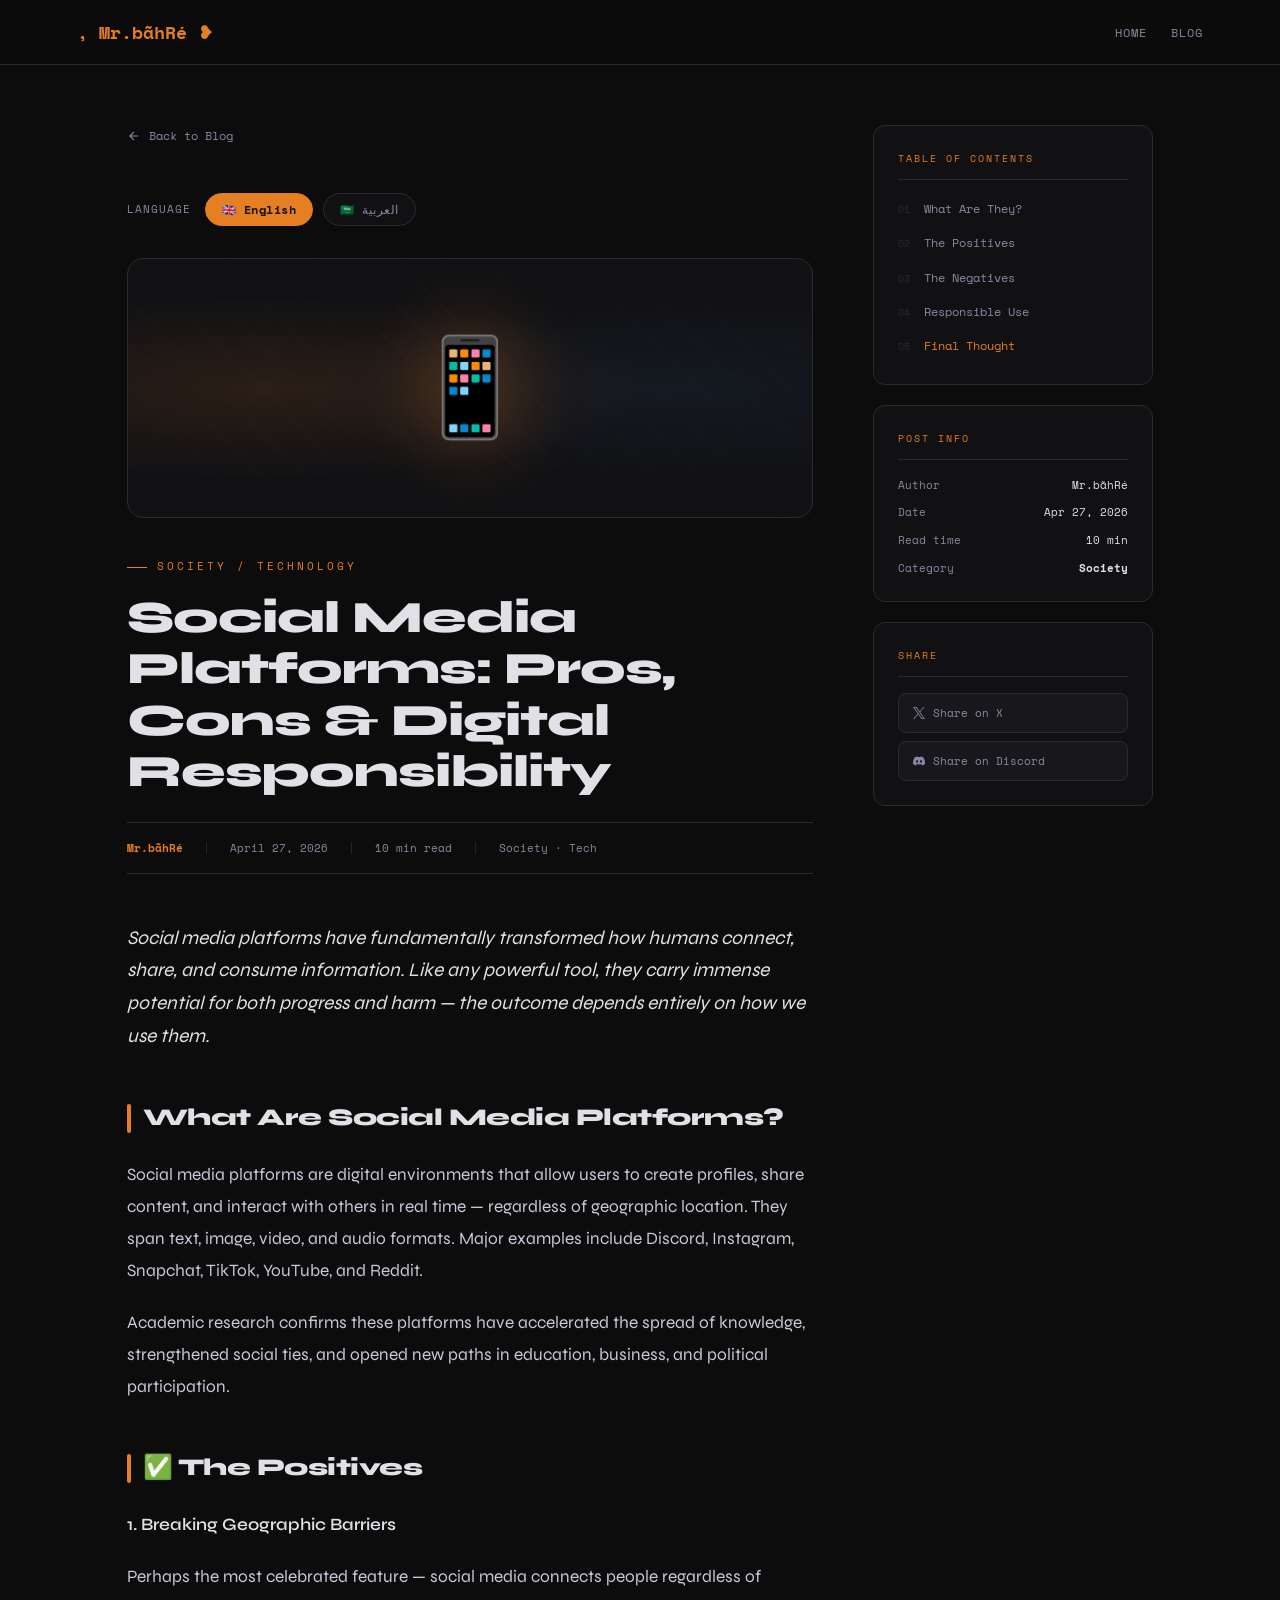
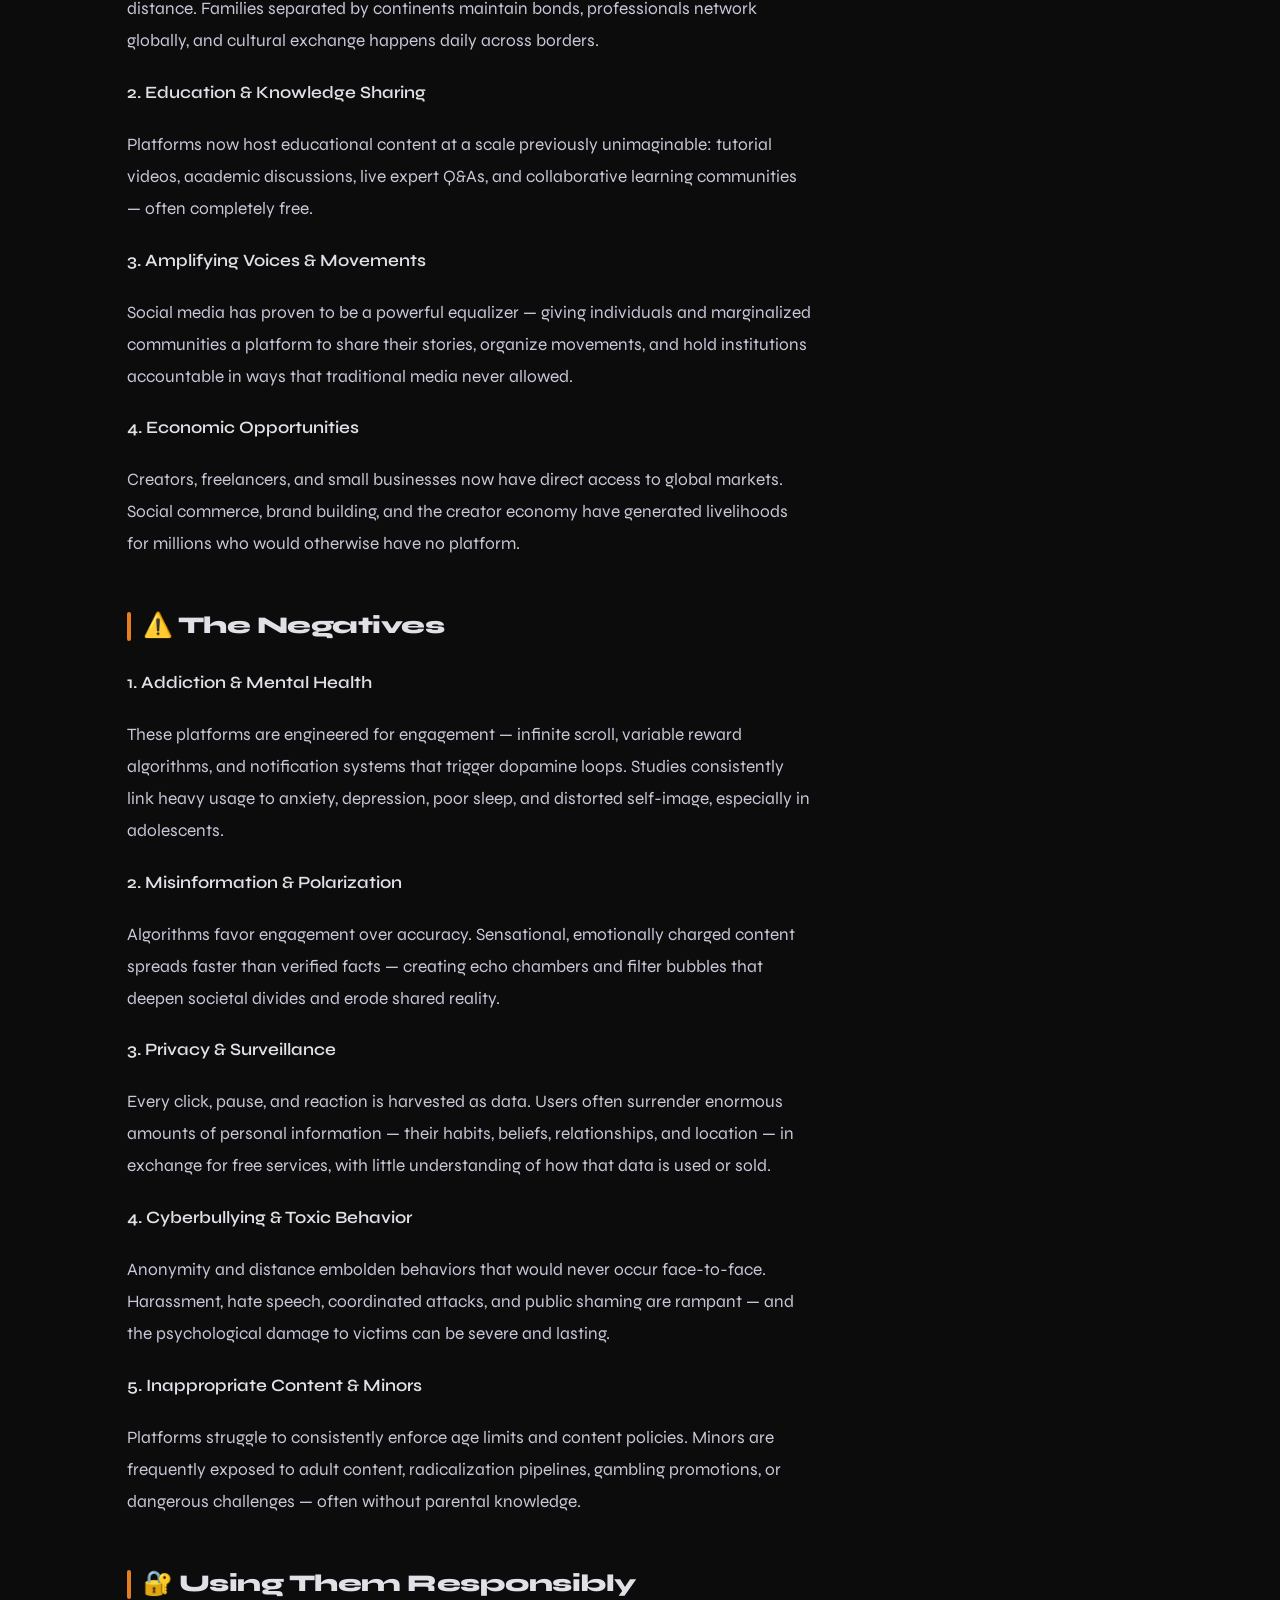
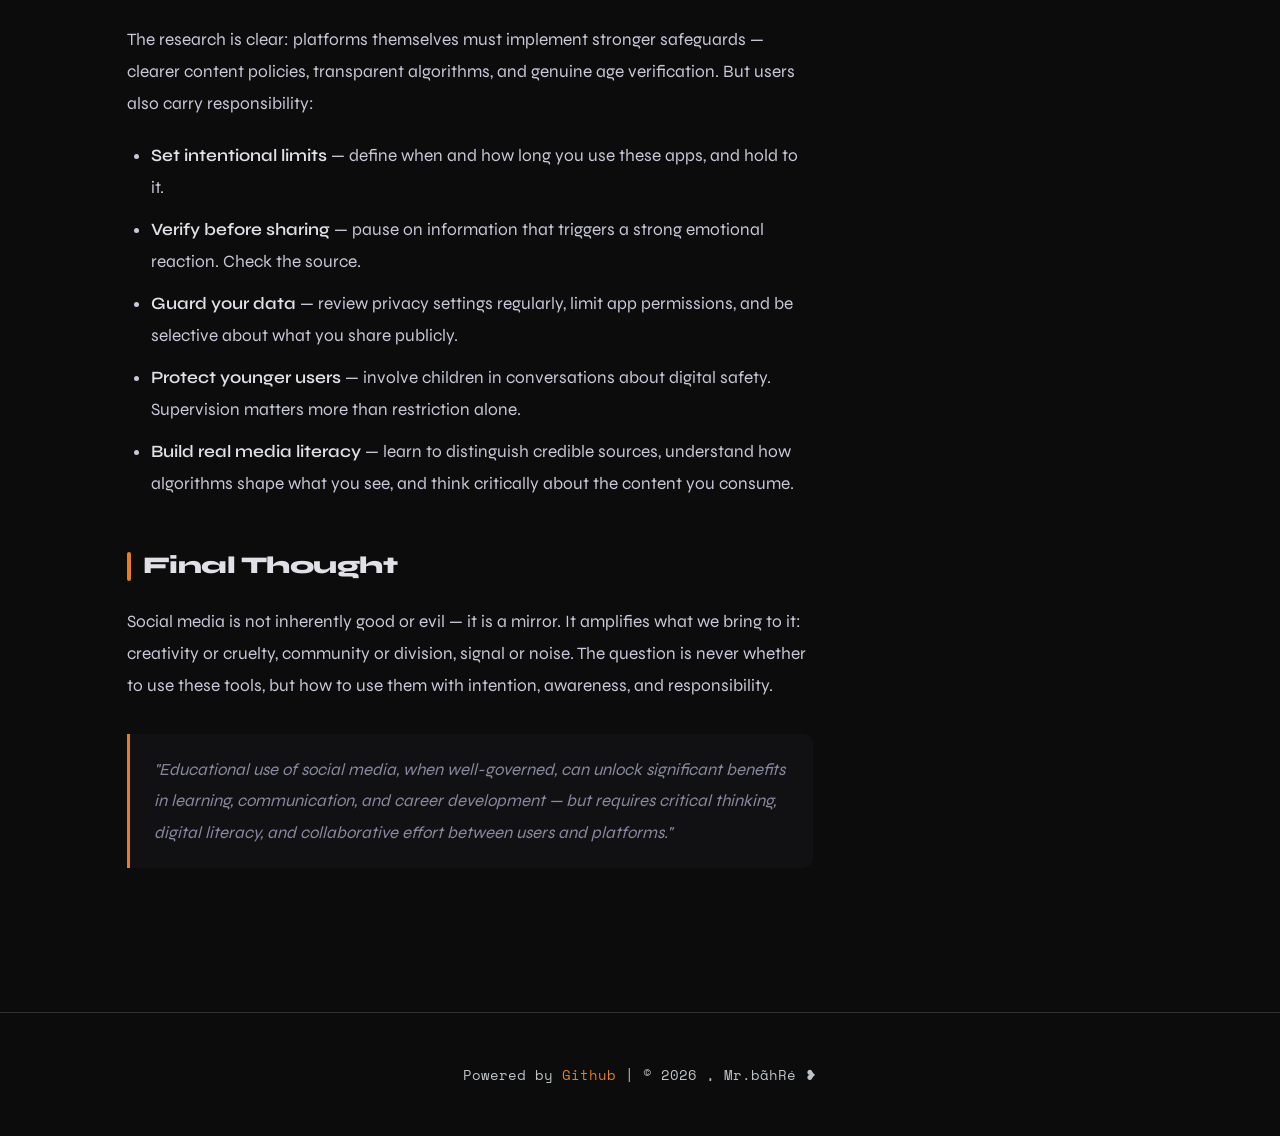
<file: post-SocialMedia.html>
<!DOCTYPE html>
<html lang="en" dir="ltr" id="html-root">
<head>
    <meta charset="UTF-8">
    <meta name="viewport" content="width=device-width, initial-scale=1.0, maximum-scale=5.0">
    <title>Mr.bãhRé | Social Media Platforms</title>
    <link rel="stylesheet" href="style.css">
    <link rel="preconnect" href="https://fonts.googleapis.com">
    <link href="https://fonts.googleapis.com/css2?family=Space+Mono:ital,wght@0,400;0,700;1,400&family=Syne:wght@400;600;700;800&family=Lora:ital,wght@0,400;0,600;1,400&display=swap" rel="stylesheet">
    <link rel="icon" href="data:image/svg+xml,<svg xmlns=%22http://www.w3.org/2000/svg%22 viewBox=%220 0 100 100%22><text y=%22.9em%22 font-size=%2290%22>💡</text></svg>">
    <meta name="description" content="Social Media Platforms: Pros, Cons & Digital Responsibility">
</head>

<body>
    <div id="read-progress"></div>

    <header>
        <div class="logo">, Mr.bãhRé ❥</div>
        <nav>
            <ul class="nav-links">
                <li><a href="index.html">Home</a></li>
                <li><a href="blog.html">Blog</a></li>
            </ul>
        </nav>
    </header>

    <main class="post-wrap">
        <article>

            <a href="blog.html" class="back-link">
                <svg width="14" height="14" viewBox="0 0 24 24" fill="none" stroke="currentColor" stroke-width="2"><path d="M19 12H5M12 5l-7 7 7 7"/></svg>
                <span data-en="Back to Blog" data-ar="العودة إلى المدونة">Back to Blog</span>
            </a>

            <!-- Translate Button -->
            <div class="translate-bar">
                <span class="translate-label" data-en="Language" data-ar="اللغة">Language</span>
                <button class="translate-btn active" id="btn-en" onclick="setLang('en')">
                    🇬🇧 English
                </button>
                <button class="translate-btn" id="btn-ar" onclick="setLang('ar')">
                    🇸🇦 العربية
                </button>
            </div>

            <div class="post-banner">
                <span class="post-banner-icon">📱</span>
            </div>

            <p class="post-cat" data-en="Society / Technology" data-ar="المجتمع / التكنولوجيا">Society / Technology</p>

            <h1 class="post-title"
                data-en="Social Media Platforms: Pros, Cons & Digital Responsibility"
                data-ar="منصات التواصل الاجتماعي: الإيجابيات، السلبيات، والمسؤولية الرقمية">
                Social Media Platforms: Pros, Cons &amp; Digital Responsibility
            </h1>

            <div class="post-meta-bar">
                <span class="author">Mr.bãhRé</span>
                <span class="sep">|</span>
                <span>April 27, 2026</span>
                <span class="sep">|</span>
                <span data-en="10 min read" data-ar="10 دقائق قراءة">10 min read</span>
                <span class="sep">|</span>
                <span data-en="Society · Tech" data-ar="مجتمع · تقنية">Society · Tech</span>
            </div>

            <div class="post-body">

                <!-- INTRO -->
                <p class="intro"
                    data-en="Social media platforms have fundamentally transformed how humans connect, share, and consume information. Like any powerful tool, they carry immense potential for both progress and harm — the outcome depends entirely on how we use them."
                    data-ar="غيّرت منصات التواصل الاجتماعي بشكل جوهري طريقة تواصل البشر وتبادل المعلومات واستهلاكها. كأي أداة قوية، تحمل إمكانات هائلة للتقدم والضرر في آنٍ واحد — والنتيجة تعتمد كلياً على كيفية استخدامها.">
                    Social media platforms have fundamentally transformed how humans connect, share, and consume information. Like any powerful tool, they carry immense potential for both progress and harm — the outcome depends entirely on how we use them.
                </p>

                <!-- SECTION 1: OVERVIEW -->
                <section id="section-1">
                    <h2 data-en="What Are Social Media Platforms?" data-ar="ما هي منصات التواصل الاجتماعي؟">
                        What Are Social Media Platforms?
                    </h2>
                    <p data-en="Social media platforms are digital environments that allow users to create profiles, share content, and interact with others in real time — regardless of geographic location. They span text, image, video, and audio formats. Major examples include Discord, Instagram, Snapchat, TikTok, YouTube, and Reddit."
                       data-ar="منصات التواصل الاجتماعي بيئات رقمية تتيح للمستخدمين إنشاء ملفات شخصية ومشاركة المحتوى والتفاعل مع الآخرين في الوقت الفعلي — بغض النظر عن الموقع الجغرافي. تشمل تنسيقات النص والصورة والفيديو والصوت. ومن أبرز الأمثلة: ديسكورد، انستجرام، سناب شات، تيك توك، يوتيوب، وريديت.">
                        Social media platforms are digital environments that allow users to create profiles, share content, and interact with others in real time — regardless of geographic location. They span text, image, video, and audio formats. Major examples include Discord, Instagram, Snapchat, TikTok, YouTube, and Reddit.
                    </p>
                    <p data-en="Academic research confirms these platforms have accelerated the spread of knowledge, strengthened social ties, and opened new paths in education, business, and political participation."
                       data-ar="تؤكد الأبحاث الأكاديمية أن هذه المنصات سرّعت انتشار المعرفة، وعزّزت الروابط الاجتماعية، وفتحت آفاقاً جديدة في التعليم والأعمال والمشاركة السياسية.">
                        Academic research confirms these platforms have accelerated the spread of knowledge, strengthened social ties, and opened new paths in education, business, and political participation.
                    </p>
                </section>

                <!-- SECTION 2: PROS -->
                <section id="section-2">
                    <h2 data-en="✅ The Positives" data-ar="✅ الإيجابيات">✅ The Positives</h2>

                    <p data-en="<strong>1. Breaking Geographic Barriers</strong>" data-ar="<strong>١. كسر الحواجز الجغرافية</strong>"><strong>1. Breaking Geographic Barriers</strong></p>
                    <p data-en="Perhaps the most celebrated feature — social media connects people regardless of distance. Families separated by continents maintain bonds, professionals network globally, and cultural exchange happens daily across borders."
                       data-ar="ربما يُعدّ هذا أبرز ما تتميز به هذه المنصات — تربط الناس بصرف النظر عن المسافات. تحافظ العائلات المتفرقة على تواصلها، ويتشبّك المحترفون على مستوى عالمي، ويجري التبادل الثقافي يومياً عبر الحدود."
                       >Perhaps the most celebrated feature — social media connects people regardless of distance. Families separated by continents maintain bonds, professionals network globally, and cultural exchange happens daily across borders.</p>

                    <p data-en="<strong>2. Education & Knowledge Sharing</strong>" data-ar="<strong>٢. التعليم ومشاركة المعرفة</strong>"><strong>2. Education & Knowledge Sharing</strong></p>
                    <p data-en="Platforms now host educational content at a scale previously unimaginable: tutorial videos, academic discussions, live expert Q&As, and collaborative learning communities — often completely free."
                       data-ar="باتت المنصات تستضيف محتوى تعليمياً بحجم لم يكن متخيّلاً من قبل: فيديوهات شرح، ونقاشات أكاديمية، وجلسات أسئلة مباشرة مع خبراء، ومجتمعات تعلّم تعاوني — غالباً مجاناً تاماً.">
                        Platforms now host educational content at a scale previously unimaginable: tutorial videos, academic discussions, live expert Q&As, and collaborative learning communities — often completely free.
                    </p>

                    <p data-en="<strong>3. Amplifying Voices & Movements</strong>" data-ar="<strong>٣. تضخيم الأصوات والحركات</strong>"><strong>3. Amplifying Voices & Movements</strong></p>
                    <p data-en="Social media has proven to be a powerful equalizer — giving individuals and marginalized communities a platform to share their stories, organize movements, and hold institutions accountable in ways that traditional media never allowed."
                       data-ar="أثبتت منصات التواصل الاجتماعي أنها أداة تعديل قوية — إذ تمنح الأفراد والمجتمعات المهمّشة منصة لمشاركة قصصها وتنظيم حركاتها ومحاسبة المؤسسات بأساليب لم تتحها وسائل الإعلام التقليدية قط.">
                        Social media has proven to be a powerful equalizer — giving individuals and marginalized communities a platform to share their stories, organize movements, and hold institutions accountable in ways that traditional media never allowed.
                    </p>

                    <p data-en="<strong>4. Economic Opportunities</strong>" data-ar="<strong>٤. الفرص الاقتصادية</strong>"><strong>4. Economic Opportunities</strong></p>
                    <p data-en="Creators, freelancers, and small businesses now have direct access to global markets. Social commerce, brand building, and the creator economy have generated livelihoods for millions who would otherwise have no platform."
                       data-ar="أصبح بإمكان المبدعين والمستقلين والشركات الصغيرة الوصول المباشر إلى الأسواق العالمية. ولّد التجارة الاجتماعية وبناء العلامات التجارية واقتصاد المبدعين سبل رزق لملايين لم تكن لديهم منصة في السابق.">
                        Creators, freelancers, and small businesses now have direct access to global markets. Social commerce, brand building, and the creator economy have generated livelihoods for millions who would otherwise have no platform.
                    </p>
                </section>

                <!-- SECTION 3: CONS -->
                <section id="section-3">
                    <h2 data-en="⚠️ The Negatives" data-ar="⚠️ السلبيات">⚠️ The Negatives</h2>

                    <p data-en="<strong>1. Addiction & Mental Health</strong>" data-ar="<strong>١. الإدمان والصحة النفسية</strong>"><strong>1. Addiction & Mental Health</strong></p>
                    <p data-en="These platforms are engineered for engagement — infinite scroll, variable reward algorithms, and notification systems that trigger dopamine loops. Studies consistently link heavy usage to anxiety, depression, poor sleep, and distorted self-image, especially in adolescents."
                       data-ar="صُمِّمت هذه المنصات للتفاعل المستمر — التمرير اللانهائي، وخوارزميات المكافأة المتغيرة، وأنظمة الإشعارات التي تُطلق حلقات الدوبامين. تربط الدراسات باستمرار كثافة الاستخدام بالقلق والاكتئاب وضعف النوم وتشوّه صورة الذات، خاصة لدى المراهقين.">
                        These platforms are engineered for engagement — infinite scroll, variable reward algorithms, and notification systems that trigger dopamine loops. Studies consistently link heavy usage to anxiety, depression, poor sleep, and distorted self-image, especially in adolescents.
                    </p>

                    <p data-en="<strong>2. Misinformation & Polarization</strong>" data-ar="<strong>٢. المعلومات المضللة والاستقطاب</strong>"><strong>2. Misinformation & Polarization</strong></p>
                    <p data-en="Algorithms favor engagement over accuracy. Sensational, emotionally charged content spreads faster than verified facts — creating echo chambers and filter bubbles that deepen societal divides and erode shared reality."
                       data-ar="تُفضّل الخوارزميات التفاعل على الدقة. ينتشر المحتوى المثير والمشحون عاطفياً أسرع بكثير من الحقائق الموثّقة — مما يخلق غرف صدى وفقاعات تصفية تعمّق الانقسامات المجتمعية وتآكل الواقع المشترك.">
                        Algorithms favor engagement over accuracy. Sensational, emotionally charged content spreads faster than verified facts — creating echo chambers and filter bubbles that deepen societal divides and erode shared reality.
                    </p>

                    <p data-en="<strong>3. Privacy & Surveillance</strong>" data-ar="<strong>٣. الخصوصية والمراقبة</strong>"><strong>3. Privacy & Surveillance</strong></p>
                    <p data-en="Every click, pause, and reaction is harvested as data. Users often surrender enormous amounts of personal information — their habits, beliefs, relationships, and location — in exchange for free services, with little understanding of how that data is used or sold."
                       data-ar="كل نقرة وتوقف وردّ فعل يُجمَع كبيانات. كثيراً ما يتخلى المستخدمون عن كميات ضخمة من معلوماتهم الشخصية — عاداتهم ومعتقداتهم وعلاقاتهم وموقعهم — مقابل خدمات مجانية، دون فهم كافٍ لكيفية استخدام تلك البيانات أو بيعها.">
                        Every click, pause, and reaction is harvested as data. Users often surrender enormous amounts of personal information — their habits, beliefs, relationships, and location — in exchange for free services, with little understanding of how that data is used or sold.
                    </p>

                    <p data-en="<strong>4. Cyberbullying & Toxic Behavior</strong>" data-ar="<strong>٤. التنمر الإلكتروني والسلوك السام</strong>"><strong>4. Cyberbullying & Toxic Behavior</strong></p>
                    <p data-en="Anonymity and distance embolden behaviors that would never occur face-to-face. Harassment, hate speech, coordinated attacks, and public shaming are rampant — and the psychological damage to victims can be severe and lasting."
                       data-ar="تُجرّئ الهوية المجهولة والمسافة على سلوكيات لم تكن لتحدث وجهاً لوجه. التحرش وخطاب الكراهية والهجمات المنسّقة والإذلال العلني منتشرة بكثرة — والضرر النفسي الذي يلحق بالضحايا قد يكون حاداً ودائماً.">
                        Anonymity and distance embolden behaviors that would never occur face-to-face. Harassment, hate speech, coordinated attacks, and public shaming are rampant — and the psychological damage to victims can be severe and lasting.
                    </p>

                    <p data-en="<strong>5. Inappropriate Content & Minors</strong>" data-ar="<strong>٥. المحتوى غير اللائق والقاصرون</strong>"><strong>5. Inappropriate Content & Minors</strong></p>
                    <p data-en="Platforms struggle to consistently enforce age limits and content policies. Minors are frequently exposed to adult content, radicalization pipelines, gambling promotions, or dangerous challenges — often without parental knowledge."
                       data-ar="تعاني المنصات من صعوبة تطبيق حدود السن وسياسات المحتوى بشكل متسق. يتعرض القاصرون بشكل متكرر لمحتوى للبالغين، وقنوات التطرف، وترويج القمار، أو التحديات الخطرة — غالباً دون علم الوالدين.">
                        Platforms struggle to consistently enforce age limits and content policies. Minors are frequently exposed to adult content, radicalization pipelines, gambling promotions, or dangerous challenges — often without parental knowledge.
                    </p>
                </section>

                <!-- SECTION 4: RESPONSIBILITY -->
                <section id="section-4">
                    <h2 data-en="🔐 Using Them Responsibly" data-ar="🔐 كيف نستخدمها بمسؤولية">🔐 Using Them Responsibly</h2>

                    <p data-en="The research is clear: platforms themselves must implement stronger safeguards — clearer content policies, transparent algorithms, and genuine age verification. But users also carry responsibility:"
                       data-ar="الأبحاث واضحة: يتعيّن على المنصات ذاتها تطبيق ضمانات أقوى — سياسات محتوى أوضح، وخوارزميات شفافة، والتحقق الفعلي من العمر. لكن المستخدمين أيضاً يتحملون مسؤولية:">
                        The research is clear: platforms themselves must implement stronger safeguards — clearer content policies, transparent algorithms, and genuine age verification. But users also carry responsibility:
                    </p>

                    <ul>
                        <li data-en="<strong>Set intentional limits</strong> — define when and how long you use these apps, and hold to it."
                            data-ar="<strong>ضع حدوداً مقصودة</strong> — حدّد متى وكم من الوقت تستخدم هذه التطبيقات، والتزم بذلك.">
                            <strong>Set intentional limits</strong> — define when and how long you use these apps, and hold to it.
                        </li>
                        <li data-en="<strong>Verify before sharing</strong> — pause on information that triggers a strong emotional reaction. Check the source."
                            data-ar="<strong>تحقق قبل المشاركة</strong> — تمهّل أمام المعلومات التي تثير ردود فعل عاطفية قوية. تحقق من المصدر.">
                            <strong>Verify before sharing</strong> — pause on information that triggers a strong emotional reaction. Check the source.
                        </li>
                        <li data-en="<strong>Guard your data</strong> — review privacy settings regularly, limit app permissions, and be selective about what you share publicly."
                            data-ar="<strong>احمِ بياناتك</strong> — راجع إعدادات الخصوصية بانتظام، وقيّد صلاحيات التطبيقات، وكن انتقائياً فيما تشاركه علناً.">
                            <strong>Guard your data</strong> — review privacy settings regularly, limit app permissions, and be selective about what you share publicly.
                        </li>
                        <li data-en="<strong>Protect younger users</strong> — involve children in conversations about digital safety. Supervision matters more than restriction alone."
                            data-ar="<strong>احمِ المستخدمين الأصغر سناً</strong> — أشرك الأطفال في محادثات حول السلامة الرقمية. المتابعة أهم من القيود وحدها.">
                            <strong>Protect younger users</strong> — involve children in conversations about digital safety. Supervision matters more than restriction alone.
                        </li>
                        <li data-en="<strong>Build real media literacy</strong> — learn to distinguish credible sources, understand how algorithms shape what you see, and think critically about the content you consume."
                            data-ar="<strong>بنِ ثقافة إعلامية حقيقية</strong> — تعلّم التمييز بين المصادر الموثوقة، وافهم كيف تشكّل الخوارزميات ما تراه، وفكّر بشكل نقدي في المحتوى الذي تستهلكه.">
                            <strong>Build real media literacy</strong> — learn to distinguish credible sources, understand how algorithms shape what you see, and think critically about the content you consume.
                        </li>
                    </ul>
                </section>

                <!-- SECTION 5: CONCLUSION -->
                <section id="section-5">
                    <h2 data-en="Final Thought" data-ar="خاتمة">Final Thought</h2>
                    <p data-en="Social media is not inherently good or evil — it is a mirror. It amplifies what we bring to it: creativity or cruelty, community or division, signal or noise. The question is never whether to use these tools, but how to use them with intention, awareness, and responsibility."
                       data-ar="التواصل الاجتماعي ليس خيراً أو شراً بطبيعته — بل هو مرآة. يضخّم ما نحمله إليه: إبداعاً أو قسوةً، مجتمعاً أو انقساماً، إشارةً أو ضجيجاً. السؤال لم يكن يوماً إن كنا سنستخدم هذه الأدوات، بل كيف نستخدمها بقصدية ووعي ومسؤولية.">
                        Social media is not inherently good or evil — it is a mirror. It amplifies what we bring to it: creativity or cruelty, community or division, signal or noise. The question is never whether to use these tools, but how to use them with intention, awareness, and responsibility.
                    </p>
                    <blockquote
                        data-en='"Educational use of social media, when well-governed, can unlock significant benefits in learning, communication, and career development — but requires critical thinking, digital literacy, and collaborative effort between users and platforms."'
                        data-ar='"الاستخدام التعليمي لوسائل التواصل الاجتماعي، حين يُحكَم توجيهه، يمكن أن يُطلق فوائد جوهرية في التعلم والتواصل والتطور المهني — غير أنه يستلزم التفكير النقدي والثقافة الرقمية والتعاون بين المستخدمين والمنصات."'>
                        "Educational use of social media, when well-governed, can unlock significant benefits in learning, communication, and career development — but requires critical thinking, digital literacy, and collaborative effort between users and platforms."
                    </blockquote>
                </section>

            </div><!-- end post-body -->
        </article>

        <!-- SIDEBAR -->
        <aside class="post-sidebar">

            <div class="sidebar-section">
                <p class="sidebar-label" data-en="Table of Contents" data-ar="المحتويات">Table of Contents</p>
                <ul class="toc-list">
                    <li><a href="#section-1" data-num="01" data-en="What Are They?" data-ar="ما هي؟">What Are They?</a></li>
                    <li><a href="#section-2" data-num="02" data-en="The Positives" data-ar="الإيجابيات">The Positives</a></li>
                    <li><a href="#section-3" data-num="03" data-en="The Negatives" data-ar="السلبيات">The Negatives</a></li>
                    <li><a href="#section-4" data-num="04" data-en="Responsible Use" data-ar="الاستخدام المسؤول">Responsible Use</a></li>
                    <li><a href="#section-5" data-num="05" data-en="Final Thought" data-ar="خاتمة">Final Thought</a></li>
                </ul>
            </div>

            <div class="sidebar-section">
                <p class="sidebar-label" data-en="Post Info" data-ar="معلومات المقال">Post Info</p>
                <div class="sidebar-info-row">
                    <span data-en="Author" data-ar="الكاتب">Author</span>
                    <span>Mr.bãhRé</span>
                </div>
                <div class="sidebar-info-row">
                    <span data-en="Date" data-ar="التاريخ">Date</span>
                    <span>Apr 27, 2026</span>
                </div>
                <div class="sidebar-info-row">
                    <span data-en="Read time" data-ar="وقت القراءة">Read time</span>
                    <span data-en="10 min" data-ar="10 دقائق">10 min</span>
                </div>
                <div class="sidebar-info-row">
                    <span data-en="Category" data-ar="الفئة">Category</span>
                    <span class="category-highlight" data-en="Society" data-ar="مجتمع">Society</span>
                </div>
            </div>

            <div class="sidebar-section">
                <p class="sidebar-label" data-en="Share" data-ar="مشاركة">Share</p>
                <div class="share-btns">
                    <a href="https://x.com/intent/tweet?text=Social+Media+Platforms&url=https://mrbahre.github.io/My_WebSite/post-social.html" target="_blank" class="share-btn">
                        <svg width="12" height="12" viewBox="0 0 24 24" fill="currentColor"><path d="M14.234 10.162 22.977 0h-2.072l-7.591 8.824L7.251 0H.258l9.168 13.343L.258 24H2.33l8.016-9.318L16.749 24h6.993zm-2.837 3.299-.929-1.329L3.076 1.56h3.182l5.965 8.532.929 1.329 7.754 11.09h-3.182z"/></svg>
                        <span data-en="Share on X" data-ar="شارك على X">Share on X</span>
                    </a>
                    <a href="https://discord.com/invite/4SfNv4Xn7c" target="_blank" class="share-btn">
                        <svg width="12" height="12" viewBox="0 0 24 24" fill="currentColor"><path d="M20.317 4.3698a19.7913 19.7913 0 00-4.8851-1.5152.0741.0741 0 00-.0785.0371c-.211.3753-.4447.8648-.6083 1.2495-1.8447-.2762-3.68-.2762-5.4868 0-.1636-.3933-.4058-.8742-.6177-1.2495a.077.077 0 00-.0785-.037 19.7363 19.7363 0 00-4.8852 1.515.0699.0699 0 00-.0321.0277C.5334 9.0458-.319 13.5799.0992 18.0578a.0824.0824 0 00.0312.0561c2.0528 1.5076 4.0413 2.4228 5.9929 3.0294a.0777.0777 0 00.0842-.0276c.4616-.6304.8731-1.2952 1.226-1.9942a.076.076 0 00-.0416-.1057c-.6528-.2476-1.2743-.5495-1.8722-.8923a.077.077 0 01-.0076-.1277c.1258-.0943.2517-.1923.3718-.2914a.0743.0743 0 01.0776-.0105c3.9278 1.7933 8.18 1.7933 12.0614 0a.0739.0739 0 01.0785.0095c.1202.099.246.1981.3728.2924a.077.077 0 01-.0066.1276 12.2986 12.2986 0 01-1.873.8914.0766.0766 0 00-.0407.1067c.3604.698.7719 1.3628 1.225 1.9932a.076.076 0 00.0842.0286c1.961-.6067 3.9495-1.5219 6.0023-3.0294a.077.077 0 00.0313-.0552c.5004-5.177-.8382-9.6739-3.5485-13.6604a.061.061 0 00-.0312-.0286zM8.02 15.3312c-1.1825 0-2.1569-1.0857-2.1569-2.419 0-1.3332.9555-2.4189 2.157-2.4189 1.2108 0 2.1757 1.0952 2.1568 2.419 0 1.3332-.9555 2.4189-2.1569 2.4189zm7.9748 0c-1.1825 0-2.1569-1.0857-2.1569-2.419 0-1.3332.9554-2.4189 2.1569-2.4189 1.2108 0 2.1757 1.0952 2.1568 2.419 0 1.3332-.946 2.4189-2.1568 2.4189Z"/></svg>
                        <span data-en="Share on Discord" data-ar="شارك على ديسكورد">Share on Discord</span>
                    </a>
                </div>
            </div>

        </aside>
    </main>

    <footer>
        Powered by <a href="https://github.com">Github</a> | © 2026 , Mr.bãhRé ❥
    </footer>

    <script src="script.js"></script>
    <script>
        // ── TRANSLATION ENGINE ──
        let currentLang = 'en';

        function setLang(lang) {
            currentLang = lang;
            const root = document.getElementById('html-root');
            root.setAttribute('lang', lang);
            root.setAttribute('dir', lang === 'ar' ? 'rtl' : 'ltr');
            document.getElementById('btn-en').classList.toggle('active', lang === 'en');
            document.getElementById('btn-ar').classList.toggle('active', lang === 'ar');
            document.querySelectorAll('[data-en]').forEach(el => {
                const text = el.getAttribute('data-' + lang);
                if (text) el.innerHTML = text;
            });

            // Translate TOC link text
            document.querySelectorAll('.toc-list a[data-en]').forEach(a => {
                const text = a.getAttribute('data-' + lang);
                if (text) a.textContent = text;
            });

            // Arabic font boost
            document.body.style.fontFamily = lang === 'ar'
                ? "'Tajawal', 'Montserrat', sans-serif"
                : "'Syne', 'Montserrat', sans-serif";
        }
    </script>
</body>
</html>
</file>
<file: style.css>
/* ==========================================================================
   TABLE OF CONTENTS
   1. Variables & Global Resets
   2. Base Typography & Body
   3. Header & Navigation
   4. Hero & Bio Section
   5. Connect / Social Cards Section
   6. Blog & Post Pages
   7. About Page (Terminal Theme)
   8. Lab / Projects Page
   9. Contact Page
  10. Footer
  11. Animations
  12. Media Queries (Responsive Design)
   ========================================================================== */


/* ==========================================================================
   1. VARIABLES & GLOBAL RESETS
   General Notes:
   - Added missing variables (--bg-secondary, --bg-tertiary, --border-color) 
     that were used in Lab & Contact sections but not defined.
   ========================================================================== */
:root {
    --bg-color: #121212;
    --bg-secondary: #161b22;     /* Added for terminal/cards backgrounds */
    --bg-tertiary: #1E1E1E;      /* Added for project/contact cards */
    --card-bg: #1E1E1E;
    --border-color: #30363d;     /* Added for unified borders */
    --accent-orange: #E67E22;
    --text-primary: #ECF0F1;
    --text-secondary: #BDC3C7;
}

* {
    margin: 0;
    padding: 0;
    box-sizing: border-box;
}

/* ==========================================================================
   2. BASE TYPOGRAPHY & BODY
   General Notes:
   - Primary font is Montserrat, fallback is Tajawal for Arabic.
   - Orange text utilities created for reusable highlighting.
   ========================================================================== */
body {
    background-color: var(--bg-color);
    color: var(--text-primary);
    font-family: 'Montserrat', 'Tajawal', sans-serif;
    line-height: 1.6;
    overflow-x: hidden;
}

.orange-text {
    color: var(--accent-orange);
    font-weight: bold;
}

code {
    font-family: 'Fira Code', monospace;
    background: var(--border-color); /* Changed to use variable */
    padding: 2px 6px;
    border-radius: 4px;
    color: #ff7b72;
}

/* ==========================================================================
   3. HEADER & NAVIGATION
   General Notes:
   - .logo and .nav-links manage the top navigation bar.
   ========================================================================== */
header {
    display: flex;
    justify-content: space-between;
    align-items: center;
    padding: 18px 6%;
    background: rgba(12,12,13,0.92);
    backdrop-filter: blur(12px);
    border-bottom: 1px solid var(--border);
    position: sticky;
    top: 0;
    z-index: 100;
    width: 100%;
    box-sizing: border-box;
}

.logo {
    font-family: var(--mono);
    font-size: 1.1rem;
    font-weight: bold;
    color: var(--orange);
    white-space: nowrap;
}

.nav-links {
    display: flex;
    list-style: none;
    gap: 24px;
    flex-wrap: wrap;
}

.nav-links li { margin-left: 0; }

.nav-links a {
    text-decoration: none;
    color: var(--txt2);
    font-family: var(--mono);
    font-size: 0.78rem;
    letter-spacing: 1px;
    text-transform: uppercase;
    transition: color 0.2s;
}

.nav-links a:hover,
.nav-links a.active { color: var(--orange); }

/* ==========================================================================
   4. HERO & BIO SECTION (Legacy profile pic helper)
   ========================================================================== */
.profile-icon-container {
    width: 120px;
    height: 120px;
    margin: 0 auto 15px;
    border-radius: 50%;
    overflow: hidden;
    border: 3px solid var(--accent-orange);
}

.profile-pic {
    width: 100%;
    height: 100%;
    object-fit: cover;
}

/* ==========================================================================
   5. CONNECT / SOCIAL CARDS SECTION (kept for social-icon filter)
   ========================================================================== */
.social-icon {
    width: 20px;
    height: 20px;
    object-fit: contain;
    filter: brightness(0) saturate(100%) invert(56%) sepia(87%) saturate(1067%) hue-rotate(352deg) brightness(96%) contrast(83%);
}

/* ==========================================================================
   6. BLOG & POST PAGES
   General Notes:
   - Contains list view (.repo-card) styled like GitHub repositories.
   - Contains single post view (.post-page, .full-post-body).
   ========================================================================== */
*,
*::before,
*::after { box-sizing: border-box; margin: 0; padding: 0; }

        :root {
            --bg:     #0c0c0d;
            --bg2:    #111114;
            --bg3:    #18181c;
            --border: #2a2a30;
            --orange: #E67E22;
            --txt:    #e0e0e6;
            --txt2:   #8888a0;
            --mono:   'Space Mono', monospace;
            --sans:   'Syne', sans-serif;
            --serif:  'Lora', serif;
        }

        body {
            background: var(--bg);
            color: var(--txt);
            font-family: var(--sans);
            min-height: 100vh;
        }


        /* ── MAIN LAYOUT ── */
        .blog-wrap {
            max-width: 1280px;
            margin: 0 auto;
            padding: 60px 6% 100px;
        }

        /* ── BLOG HEADER ── */
        .blog-header {
            display: flex;
            align-items: flex-end;
            justify-content: space-between;
            margin-bottom: 60px;
            padding-bottom: 32px;
            border-bottom: 1px solid var(--border);
            gap: 20px;
        }
        .blog-header-left {}
        .blog-eyebrow {
            font-family: var(--mono);
            font-size: 0.72rem;
            color: var(--orange);
            letter-spacing: 3px;
            text-transform: uppercase;
            margin-bottom: 14px;
            display: flex;
            align-items: center;
            gap: 10px;
        }
        .blog-eyebrow::before {
            content: '';
            display: inline-block;
            width: 24px; height: 1px;
            background: var(--orange);
        }
        .blog-title {
            font-size: clamp(2.8rem, 5vw, 4.5rem);
            font-weight: 800;
            line-height: 1;
            letter-spacing: -2px;
        }
        .blog-title span { color: var(--orange); }
        .blog-post-count {
            font-family: var(--mono);
            font-size: 0.72rem;
            color: var(--txt2);
            text-align: right;
            line-height: 1.8;
        }
        .blog-post-count strong { color: var(--orange); font-size: 1.8rem; display: block; font-family: var(--sans); font-weight: 800; }
        .post-date-highlight {
            color: var(--orange);
        }

        /* ── FEATURED POST (first article — large) ── */
        .featured-post {
            display: grid;
            grid-template-columns: 1fr 1fr;
            gap: 0;
            background: var(--bg2);
            border: 1px solid var(--border);
            border-radius: 16px;
            overflow: hidden;
            margin-bottom: 28px;
            text-decoration: none;
            color: inherit;
            transition: border-color 0.3s, transform 0.3s, box-shadow 0.3s;
            position: relative;
        }
        .featured-post:hover {
            border-color: rgba(230,126,34,0.5);
            transform: translateY(-4px);
            box-shadow: 0 20px 50px rgba(0,0,0,0.5);
        }
        .featured-img-pane {
            background: var(--bg3);
            display: flex;
            align-items: center;
            justify-content: center;
            min-height: 320px;
            position: relative;
            overflow: hidden;
        }
        /* Decorative background for the image pane */
        .featured-img-pane::before {
            content: '';
            position: absolute;
            inset: 0;
            background:
                radial-gradient(ellipse at 30% 50%, rgba(230,126,34,0.12) 0%, transparent 60%),
                repeating-linear-gradient(45deg, transparent, transparent 20px, rgba(255,255,255,0.01) 20px, rgba(255,255,255,0.01) 21px);
        }
        .featured-img-pane .post-icon {
            font-size: 5rem;
            position: relative;
            z-index: 1;
            filter: drop-shadow(0 0 30px rgba(230,126,34,0.4));
        }
        .featured-tag {
            position: absolute;
            top: 20px; left: 20px;
            font-family: var(--mono);
            font-size: 0.65rem;
            background: var(--orange);
            color: #111;
            font-weight: 700;
            padding: 4px 10px;
            border-radius: 4px;
            letter-spacing: 1px;
            text-transform: uppercase;
            z-index: 2;
        }
        .featured-content {
            padding: 44px 40px;
            display: flex;
            flex-direction: column;
            justify-content: center;
        }
        .post-category-label {
            font-family: var(--mono);
            font-size: 0.68rem;
            color: var(--orange);
            letter-spacing: 2px;
            text-transform: uppercase;
            margin-bottom: 16px;
        }
        .featured-post-title {
            font-family: var(--sans);
            font-size: 1.9rem;
            font-weight: 800;
            line-height: 1.15;
            color: var(--txt);
            margin-bottom: 16px;
            letter-spacing: -0.5px;
        }
        .featured-post-desc {
            font-family: var(--serif);
            font-style: italic;
            font-size: 0.98rem;
            color: var(--txt2);
            line-height: 1.7;
            margin-bottom: 28px;
        }
        .post-meta-row {
            display: flex;
            align-items: center;
            gap: 16px;
            font-family: var(--mono);
            font-size: 0.68rem;
            color: var(--txt2);
        }
        .post-meta-row .sep { color: var(--border); }
        .read-more-arrow {
            display: inline-flex;
            align-items: center;
            gap: 8px;
            font-family: var(--mono);
            font-size: 0.75rem;
            color: var(--orange);
            font-weight: 700;
            margin-top: auto;
            padding-top: 20px;
            border-top: 1px solid var(--border);
            transition: gap 0.2s;
        }
        .featured-post:hover .read-more-arrow { gap: 14px; }

        /* ── SECONDARY POSTS GRID ── */
        .posts-grid {
            display: grid;
            grid-template-columns: repeat(2, 1fr);
            gap: 20px;
        }

        .post-card {
            background: var(--bg2);
            border: 1px solid var(--border);
            border-radius: 14px;
            overflow: hidden;
            text-decoration: none;
            color: inherit;
            display: flex;
            flex-direction: column;
            transition: border-color 0.3s, transform 0.3s, box-shadow 0.3s;
            position: relative;
        }
        .post-card:hover {
            border-color: rgba(230,126,34,0.5);
            transform: translateY(-4px);
            box-shadow: 0 16px 40px rgba(0,0,0,0.4);
        }
        .post-card-img {
            height: 140px;
            background: var(--bg3);
            display: flex;
            align-items: center;
            justify-content: center;
            font-size: 2.8rem;
            position: relative;
            overflow: hidden;
        }
        .post-card-img::before {
            content: '';
            position: absolute;
            inset: 0;
            background: radial-gradient(ellipse at center, rgba(230,126,34,0.08) 0%, transparent 70%);
        }
        .post-card-img .post-icon { position: relative; z-index: 1; }
        .post-card-tag {
            position: absolute;
            top: 12px; right: 12px;
            font-family: var(--mono);
            font-size: 0.6rem;
            background: rgba(230,126,34,0.15);
            color: var(--orange);
            border: 1px solid rgba(230,126,34,0.3);
            padding: 3px 8px;
            border-radius: 4px;
            font-weight: 700;
            letter-spacing: 0.5px;
        }
        .post-card-body {
            padding: 24px;
            flex: 1;
            display: flex;
            flex-direction: column;
        }
        .post-card-category {
            font-family: var(--mono);
            font-size: 0.65rem;
            color: var(--orange);
            letter-spacing: 1.5px;
            text-transform: uppercase;
            margin-bottom: 10px;
        }
        .post-card-title {
            font-family: var(--sans);
            font-size: 1.15rem;
            font-weight: 700;
            color: var(--txt);
            line-height: 1.3;
            margin-bottom: 10px;
        }
        .post-card-desc {
            font-family: var(--serif);
            font-style: italic;
            font-size: 0.88rem;
            color: var(--txt2);
            line-height: 1.6;
            flex: 1;
            margin-bottom: 18px;
            display: -webkit-box;
            -webkit-line-clamp: 3;
            -webkit-box-orient: vertical;
            overflow: hidden;
        }
        .post-card-footer {
            display: flex;
            justify-content: space-between;
            align-items: center;
            border-top: 1px solid var(--border);
            padding-top: 14px;
        }
        .post-card-meta {
            font-family: var(--mono);
            font-size: 0.65rem;
            color: var(--txt2);
        }
        .post-card-tags {
            display: flex;
            gap: 6px;
        }
        .post-tag-chip {
            font-family: var(--mono);
            font-size: 0.6rem;
            color: var(--txt2);
            background: var(--bg3);
            border: 1px solid var(--border);
            padding: 2px 7px;
            border-radius: 4px;
        }

        /* ── DISABLED POST CARD (Coming Soon) ── */
        .post-card-disabled {
            opacity: 0.5;
            cursor: default;
        }
        .post-card-disabled:hover {
            border-color: var(--border);
            transform: none;
            box-shadow: none;
        }
        .post-card-img-disabled {
            background: repeating-linear-gradient(45deg, #18181c, #18181c 10px, #1a1a1e 10px, #1a1a1e 20px);
        }
        .post-icon-disabled {
            filter: grayscale(1);
        }
        .post-card-tag-disabled {
            background: rgba(136, 136, 160, 0.1);
            color: var(--txt2);
            border-color: var(--border);
        }
        .post-card-category-disabled {
            color: var(--txt2);
        }
        .post-card-title-disabled {
            color: var(--txt2);
        }
        .post-card-meta-disabled {
            font-family: var(--mono);
            font-size: 0.65rem;
            color: var(--txt2);
        }

        /* ── NEWSLETTER CTA ── */
        .blog-cta {
            margin-top: 60px;
            background: var(--bg2);
            border: 1px solid var(--border);
            border-radius: 16px;
            padding: 48px;
            display: flex;
            align-items: center;
            justify-content: space-between;
            gap: 30px;
        }
        .cta-left {}
        .cta-tag {
            font-family: var(--mono);
            font-size: 0.68rem;
            color: var(--orange);
            letter-spacing: 2px;
            text-transform: uppercase;
            margin-bottom: 12px;
        }
        .cta-title {
            font-size: 1.8rem;
            font-weight: 800;
            color: var(--txt);
            letter-spacing: -0.5px;
            margin-bottom: 8px;
        }
        .cta-desc {
            font-family: var(--serif);
            font-style: italic;
            font-size: 0.92rem;
            color: var(--txt2);
        }
        .cta-links {
            display: flex;
            flex-direction: column;
            gap: 12px;
            min-width: 200px;
        }
        .cta-btn {
            display: flex;
            align-items: center;
            justify-content: center;
            gap: 8px;
            padding: 13px 24px;
            border-radius: 10px;
            font-family: var(--mono);
            font-size: 0.78rem;
            font-weight: 700;
            text-decoration: none;
            transition: all 0.2s;
            letter-spacing: 0.5px;
        }
        .cta-btn-primary {
            background: var(--orange);
            color: #111;
        }
        .cta-btn-primary:hover { background: #f08c30; }
        .cta-btn-secondary {
            background: var(--bg3);
            border: 1px solid var(--border);
            color: var(--txt2);
        }
        .cta-btn-secondary:hover { border-color: var(--txt2); color: var(--txt); }

        /* ── FOOTER ── */
        footer {
            padding: 50px;
            text-align: center;
            border-top: 1px solid var(--border);
            font-family: var(--mono);
            font-size: 0.78rem;
            color: var(--txt2);
        }
        footer a { color: var(--orange); text-decoration: none; }

        /* ── RESPONSIVE ── */
        @media (max-width: 900px) {
            .featured-post { grid-template-columns: 1fr; }
            .featured-img-pane { min-height: 200px; }
            .blog-cta { flex-direction: column; }
        }
        @media (max-width: 640px) {
            .posts-grid { grid-template-columns: 1fr; }
            .blog-title { font-size: 2.4rem; }
            .blog-header { flex-direction: column; align-items: flex-start; }
        }
/* ==========================================================================
   6. POST PAGES (html)
   General Notes:
   - Contains list view (.repo-card) styled like GitHub repositories.
   - Contains single post view (.post-page, .full-post-body).
   ========================================================================== */
    *, *::before, *::after { box-sizing: border-box; margin: 0; padding: 0; }

        :root {
            --bg:     #0c0c0d;
            --bg2:    #111114;
            --bg3:    #18181c;
            --border: #2a2a30;
            --orange: #E67E22;
            --txt:    #e0e0e6;
            --txt2:   #8888a0;
            --mono:   'Space Mono', monospace;
            --sans:   'Syne', sans-serif;
            --serif:  'Lora', serif;
        }

        body {
            background: var(--bg);
            color: var(--txt);
            font-family: var(--serif);
            min-height: 100vh;
        }


        /* ── PROGRESS BAR ── */
        #read-progress {
            position: fixed;
            top: 0; left: 0;
            height: 2px;
            width: 0%;
            background: var(--orange);
            z-index: 999;
            transition: width 0.1s linear;
        }

        /* ── POST LAYOUT ── */
        .post-wrap {
            max-width: 1180px;
            margin: 0 auto;
            padding: 60px 6% 100px;
            display: grid;
            grid-template-columns: 1fr 280px;
            gap: 60px;
            align-items: start;
        }

        /* ── ARTICLE ── */
        article {}

        /* Hero Banner */
        .post-banner {
            height: 260px;
            background: var(--bg2);
            border: 1px solid var(--border);
            border-radius: 16px;
            display: flex;
            align-items: center;
            justify-content: center;
            font-size: 6rem;
            margin-bottom: 40px;
            position: relative;
            overflow: hidden;
        }
        .post-banner::before {
            content: '';
            position: absolute;
            inset: 0;
            background:
                radial-gradient(ellipse at 20% 50%, rgba(230,126,34,0.12) 0%, transparent 50%),
                radial-gradient(ellipse at 80% 50%, rgba(88,166,255,0.06) 0%, transparent 50%),
                repeating-linear-gradient(45deg, transparent, transparent 30px, rgba(255,255,255,0.01) 30px, rgba(255,255,255,0.01) 31px);
        }
        .post-banner-icon { position: relative; z-index: 1; filter: drop-shadow(0 0 40px rgba(230,126,34,0.4)); }

        /* Category + Meta */
        .post-cat {
            font-family: var(--mono);
            font-size: 0.68rem;
            color: var(--orange);
            letter-spacing: 3px;
            text-transform: uppercase;
            margin-bottom: 16px;
            display: flex;
            align-items: center;
            gap: 10px;
        }
        .post-cat::before { content:''; display:inline-block; width:20px; height:1px; background:var(--orange); }

        .post-title {
            font-family: var(--sans);
            font-size: clamp(1.8rem, 3.5vw, 2.8rem);
            font-weight: 800;
            line-height: 1.15;
            color: var(--txt);
            letter-spacing: -1px;
            margin-bottom: 24px;
        }

        .post-meta-bar {
            display: flex;
            align-items: center;
            gap: 20px;
            padding: 16px 0;
            border-top: 1px solid var(--border);
            border-bottom: 1px solid var(--border);
            margin-bottom: 48px;
            font-family: var(--mono);
            font-size: 0.7rem;
            color: var(--txt2);
            flex-wrap: wrap;
        }
        .post-meta-bar .author { color: var(--orange); font-weight: 700; }
        .post-meta-bar .sep { color: var(--border); }

        /* Body text */
        .post-body {
            font-size: 1.08rem;
            line-height: 1.85;
            color: #c8c8d8;
        }
        .post-body .intro {
            font-size: 1.2rem;
            color: var(--txt);
            line-height: 1.7;
            margin-bottom: 40px;
            font-style: italic;
        }
        .post-body section { margin-bottom: 44px; }
        .post-body h2 {
            font-family: var(--sans);
            font-size: 1.5rem;
            font-weight: 800;
            color: var(--txt);
            margin-bottom: 18px;
            margin-top: 44px;
            letter-spacing: -0.5px;
            display: flex;
            align-items: center;
            gap: 12px;
        }
        .post-body h2::before {
            content: '';
            display: inline-block;
            width: 4px;
            height: 1.2em;
            background: var(--orange);
            border-radius: 2px;
            flex-shrink: 0;
        }
        .post-body p { margin-bottom: 20px; }
        .post-body strong { color: var(--txt); font-weight: 600; }
        .post-body ul, .post-body ol {
            padding-left: 24px;
            margin-bottom: 24px;
        }
        .post-body li { margin-bottom: 10px; }
        .post-body code {
            font-family: var(--mono);
            background: var(--bg3);
            border: 1px solid var(--border);
            padding: 2px 7px;
            border-radius: 4px;
            font-size: 0.88em;
            color: #ff9966;
        }
        .post-body blockquote {
            border-left: 3px solid var(--orange);
            padding: 20px 24px;
            background: var(--bg2);
            border-radius: 0 10px 10px 0;
            font-style: italic;
            font-size: 1.05rem;
            color: var(--txt2);
            margin: 32px 0;
        }

        /* Table */
        .post-body table {
            width: 100%;
            border-collapse: collapse;
            margin: 28px 0;
            font-family: var(--mono);
            font-size: 0.82rem;
            display: block;
            overflow-x: auto;
        }
        .post-body th, .post-body td {
            border: 1px solid var(--border);
            padding: 12px 16px;
            text-align: left;
        }
        .post-body th {
            background: var(--bg2);
            color: var(--orange);
            font-size: 0.72rem;
            letter-spacing: 1px;
            text-transform: uppercase;
        }
        .post-body td { color: var(--txt2); }
        .post-body tr:hover td { background: rgba(230,126,34,0.04); }

        /* ── SIDEBAR ── */
        .post-sidebar {
            position: sticky;
            top: 100px;
        }

        .sidebar-section {
            background: var(--bg2);
            border: 1px solid var(--border);
            border-radius: 12px;
            padding: 24px;
            margin-bottom: 20px;
        }
        .sidebar-label {
            font-family: var(--mono);
            font-size: 0.65rem;
            color: var(--orange);
            letter-spacing: 2px;
            text-transform: uppercase;
            margin-bottom: 16px;
            padding-bottom: 12px;
            border-bottom: 1px solid var(--border);
        }

        /* Table of Contents */
        .toc-list {
            list-style: none;
            display: flex;
            flex-direction: column;
            gap: 8px;
        }
        .toc-list a {
            font-family: var(--mono);
            font-size: 0.72rem;
            color: var(--txt2);
            text-decoration: none;
            display: flex;
            align-items: center;
            gap: 8px;
            padding: 4px 0;
            transition: color 0.2s;
        }
        .toc-list a::before {
            content: attr(data-num);
            color: var(--border);
            font-size: 0.65rem;
            min-width: 18px;
        }
        .toc-list a:hover { color: var(--orange); }
        .toc-list a.active { color: var(--orange); }

        /* Post Info */
        .sidebar-info-row {
            display: flex;
            justify-content: space-between;
            align-items: center;
            font-family: var(--mono);
            font-size: 0.7rem;
            margin-bottom: 10px;
            color: var(--txt2);
        }
        .sidebar-info-row:last-child { margin-bottom: 0; }
        .sidebar-info-row span:last-child { color: var(--txt); }
        .category-highlight {
            color: var(--orange);
            font-weight: 700;
        }

        /* Share buttons */
        .share-btns {
            display: flex;
            flex-direction: column;
            gap: 8px;
        }
        .share-btn {
            display: flex;
            align-items: center;
            gap: 8px;
            padding: 10px 14px;
            border-radius: 8px;
            font-family: var(--mono);
            font-size: 0.7rem;
            text-decoration: none;
            border: 1px solid var(--border);
            color: var(--txt2);
            background: var(--bg3);
            transition: all 0.2s;
        }
        .share-btn:hover { border-color: var(--orange); color: var(--orange); }

        /* Back link */
        .back-link {
            display: inline-flex;
            align-items: center;
            gap: 8px;
            font-family: var(--mono);
            font-size: 0.72rem;
            color: var(--txt2);
            text-decoration: none;
            margin-bottom: 48px;
            transition: color 0.2s;
        }
        .back-link:hover { color: var(--orange); }
        .back-link svg { transition: transform 0.2s; }
        .back-link:hover svg { transform: translateX(-3px); }

        /* ── FOOTER ── */
        footer {
            padding: 50px;
            text-align: center;
            border-top: 1px solid var(--border);
            font-family: var(--mono);
            font-size: 0.78rem;
            color: var(--txt2);
        }
        footer a { color: var(--orange); text-decoration: none; }
            .post-sidebar { position: static; }
        }

/* ==========================================================================
   7. ABOUT PAGE (TERMINAL THEME)
   General Notes:
   - Simulates a command-line interface. 
   - Uses .monospace for authenticity.
   ========================================================================== */
.terminal-container {
    margin-top: 20px; 
    margin-bottom: 50px;
    background-color: var(--bg-tertiary); 
    border: 1px solid var(--border-color); 
    border-radius: 12px;
    overflow: hidden;
    box-shadow: 0 10px 30px rgba(0,0,0,0.5);
}

.terminal-header {
    background-color: var(--bg-secondary); 
    padding: 12px 20px;
    border-bottom: 1px solid var(--border-color);
    display: flex;
    align-items: center;
}

.terminal-buttons {
    display: flex;
    gap: 8px;
    margin-right: 20px;
}

.terminal-buttons span {
    width: 12px;
    height: 12px;
    border-radius: 50%;
}

.terminal-buttons .close { background-color: #ff5f56; }
.terminal-buttons .minimize { background-color: #ffbd2e; }
.terminal-buttons .maximize { background-color: #27c93f; }

.terminal-title {
    color: var(--text-secondary); 
    font-size: 0.9rem;
    flex-grow: 1;
    text-align: center;
}

.terminal-body {
    padding: 25px;
    color: var(--text-primary); 
    line-height: 1.6;
}

.prompt {
    color: var(--accent-orange); 
    font-weight: bold;
    margin-right: 8px;
}

.response {
    margin-left: 20px;
    margin-bottom: 20px;
    color: var(--text-secondary); 
}

.response-link {
    margin-left: 20px;
    margin-bottom: 0;
}

.response-link a {
    color: var(--accent-orange); 
    text-decoration: none;
}

.response-link a:hover {
    text-decoration: underline;
}

.response.quote {
    color: var(--accent-orange); 
    font-style: italic;
}

.monospace {
    font-family: 'Courier New', Courier, monospace;
}

/* Terminal Status Colors */
.status-load { color: var(--accent-orange); opacity: 0.8; margin-bottom: 5px; }
.response.status-success { color: var(--text-secondary); }
.response.status-fetch { color: var(--accent-orange); }
.response.status-final { color: var(--text-secondary); font-style: italic; margin-top: 20px; }

/* Blinking Cursor */
.cursor {
    display: inline-block;
    width: 8px;
    background-color: var(--accent-orange); 
    animation: blink 1s infinite;
}



/* --- تنسيق الـ Terminal التفاعلي (بدون خانة إدخال مرئية) --- */
.input-line {
    display: flex;
    align-items: center;
    gap: 10px;
}

#terminal-input {
    background: transparent;
    border: none;
    color: var(--accent-orange); /* لون الكتابة برتقالي مريح */
    font-family: 'monospace';
    font-size: 1rem;
    outline: none;
    flex: 1;
    caret-color: var(--accent-orange); /* مؤشر الكتابة الأصلي بلون برتقالي */
}

/* إخفاء أي حدود أو خلفيات قد تظهر من المتصفح */
#terminal-input:focus {
    box-shadow: none;
    outline: none;
}

/* ==========================================================================
   8. LAB / PROJECTS PAGE
   General Notes:
   - .projects-grid uses CSS Grid for exactly 3 columns.
   - Combined redundant .status-tag classes into one declaration.
   ========================================================================== */
 /* ── LAB PAGE OVERRIDES ── */
        *, *::before, *::after { box-sizing: border-box; margin: 0; padding: 0; }

        :root {
            --bg:        #0c0c0d;
            --bg2:       #111114;
            --bg3:       #18181c;
            --border:    #2a2a30;
            --orange:    #E67E22;
            --orange-dim:#a85a12;
            --green:     #39d353;
            --red:       #f85149;
            --yellow:    #fca321;
            --txt:       #e0e0e6;
            --txt2:      #8888a0;
            --mono:      'Space Mono', monospace;
            --sans:      'Syne', sans-serif;
        }

        body {
            background: var(--bg);
            color: var(--txt);
            font-family: var(--sans);
            min-height: 100vh;
        }


        /* ── MAIN LAYOUT ── */
        .lab-wrap {
            max-width: 1280px;
            margin: 0 auto;
            padding: 60px 6% 100px;
        }

        /* ── PAGE HEADER ── */
        .lab-hero {
            display: grid;
            grid-template-columns: 1fr auto;
            align-items: end;
            gap: 20px;
            margin-bottom: 56px;
            padding-bottom: 32px;
            border-bottom: 1px solid var(--border);
        }
        .lab-hero-left {}
        .lab-eyebrow {
            font-family: var(--mono);
            font-size: 0.72rem;
            color: var(--orange);
            letter-spacing: 3px;
            text-transform: uppercase;
            margin-bottom: 14px;
            display: flex;
            align-items: center;
            gap: 10px;
        }
        .lab-eyebrow::before {
            content: '';
            display: inline-block;
            width: 24px;
            height: 1px;
            background: var(--orange);
        }
        .lab-title {
            font-family: var(--sans);
            font-size: clamp(2.8rem, 5vw, 4.5rem);
            font-weight: 800;
            line-height: 1;
            color: var(--txt);
            letter-spacing: -2px;
        }
        .lab-title span { color: var(--orange); }
        .lab-status-panel {
            background: var(--bg2);
            border: 1px solid var(--border);
            border-radius: 10px;
            padding: 18px 24px;
            font-family: var(--mono);
            font-size: 0.72rem;
            color: var(--txt2);
            min-width: 220px;
        }
        .status-row {
            display: flex;
            justify-content: space-between;
            margin-bottom: 8px;
            gap: 20px;
        }
        .status-row:last-child { margin-bottom: 0; }
        .status-dot {
            display: inline-block;
            width: 6px; height: 6px;
            border-radius: 50%;
            margin-right: 6px;
            animation: pulse-dot 2s infinite;
        }
        .dot-green { background: var(--green); box-shadow: 0 0 6px var(--green); }
        .dot-orange { background: var(--orange); box-shadow: 0 0 6px var(--orange); }
        .dot-yellow { background: var(--yellow); box-shadow: 0 0 6px var(--yellow); }
        @keyframes pulse-dot {
            0%, 100% { opacity: 1; }
            50% { opacity: 0.4; }
        }

        /* ── FILTER BAR ── */
        .filter-bar {
            display: flex;
            align-items: center;
            gap: 10px;
            margin-bottom: 40px;
            flex-wrap: wrap;
        }
        .filter-label {
            font-family: var(--mono);
            font-size: 0.7rem;
            color: var(--txt2);
            letter-spacing: 1px;
            text-transform: uppercase;
            margin-right: 4px;
        }
        .filter-btn {
            background: var(--bg2);
            border: 1px solid var(--border);
            color: var(--txt2);
            font-family: var(--mono);
            font-size: 0.72rem;
            padding: 6px 14px;
            border-radius: 20px;
            cursor: pointer;
            transition: all 0.2s;
            letter-spacing: 0.5px;
        }
        .filter-btn:hover {
            border-color: var(--orange);
            color: var(--orange);
        }
        .filter-btn.active {
            background: var(--orange);
            border-color: var(--orange);
            color: #111;
            font-weight: 700;
        }

        /* ── PROJECT COUNT ── */
        .results-meta {
            font-family: var(--mono);
            font-size: 0.7rem;
            color: var(--txt2);
            margin-bottom: 24px;
        }
        .results-meta span { color: var(--orange); }

        /* ── PROJECTS GRID ── */
        .projects-grid {
            display: grid;
            grid-template-columns: repeat(3, 1fr);
            gap: 20px;
        }

        /* ── PROJECT CARD ── */
        .project-card {
            background: var(--bg2);
            border: 1px solid var(--border);
            border-radius: 14px;
            padding: 28px;
            display: flex;
            flex-direction: column;
            position: relative;
            overflow: hidden;
            transition: border-color 0.3s, transform 0.3s, box-shadow 0.3s;
            cursor: default;
        }
        /* Scan-line overlay on hover */
        .project-card::before {
            content: '';
            position: absolute;
            inset: 0;
            background: repeating-linear-gradient(
                0deg,
                transparent,
                transparent 3px,
                rgba(230,126,34,0.015) 3px,
                rgba(230,126,34,0.015) 4px
            );
            opacity: 0;
            transition: opacity 0.3s;
            pointer-events: none;
        }
        /* Glow corner */
        .project-card::after {
            content: '';
            position: absolute;
            top: 0; right: 0;
            width: 80px; height: 80px;
            background: radial-gradient(circle at top right, rgba(230,126,34,0.12), transparent 70%);
            opacity: 0;
            transition: opacity 0.3s;
            pointer-events: none;
        }
        .project-card:hover {
            border-color: rgba(230,126,34,0.5);
            transform: translateY(-4px);
            box-shadow: 0 16px 40px rgba(0,0,0,0.5), 0 0 0 1px rgba(230,126,34,0.1);
        }
        .project-card:hover::before { opacity: 1; }
        .project-card:hover::after { opacity: 1; }

        /* Card number */
        .card-num {
            position: absolute;
            top: 20px; right: 22px;
            font-family: var(--mono);
            font-size: 0.65rem;
            color: var(--border);
            letter-spacing: 1px;
            transition: color 0.3s;
        }
        .project-card:hover .card-num { color: var(--orange-dim); }

        /* Card top */
        .card-top {
            display: flex;
            align-items: flex-start;
            gap: 14px;
            margin-bottom: 18px;
        }
        .card-icon-box {
            width: 44px; height: 44px;
            background: var(--bg3);
            border: 1px solid var(--border);
            border-radius: 10px;
            display: flex;
            align-items: center;
            justify-content: center;
            font-size: 1.2rem;
            flex-shrink: 0;
            transition: border-color 0.3s, background 0.3s;
        }
        .project-card:hover .card-icon-box {
            border-color: var(--orange-dim);
            background: rgba(230,126,34,0.08);
        }
        .card-title-block {}
        .card-title {
            font-family: var(--sans);
            font-size: 1.05rem;
            font-weight: 700;
            color: var(--txt);
            margin-bottom: 4px;
            line-height: 1.2;
        }

        /* Status tag */
        .status-tag {
            display: inline-flex;
            align-items: center;
            gap: 5px;
            font-family: var(--mono);
            font-size: 0.62rem;
            padding: 2px 8px;
            border-radius: 4px;
            font-weight: 700;
            letter-spacing: 0.5px;
            text-transform: uppercase;
        }
        .tag-active   { background: rgba(57,211,83,0.1);  color: var(--green);  border: 1px solid rgba(57,211,83,0.2); }
        .tag-css      { background: rgba(230,126,34,0.1); color: var(--orange); border: 1px solid rgba(230,126,34,0.2); }
        .tag-exp      { background: rgba(252,163,33,0.1); color: var(--yellow); border: 1px solid rgba(252,163,33,0.2); }
        .tag-visual   { background: rgba(88,166,255,0.1); color: #58a6ff;       border: 1px solid rgba(88,166,255,0.2); }
        .tag-ui       { background: rgba(188,140,255,0.1);color: #bc8cff;       border: 1px solid rgba(188,140,255,0.2); }

        /* Description */
        .card-desc {
            font-size: 0.88rem;
            color: var(--txt2);
            line-height: 1.6;
            flex: 1;
            margin-bottom: 20px;
        }

        /* Tech chips */
        .tech-stack {
            display: flex;
            flex-wrap: wrap;
            gap: 6px;
            margin-bottom: 22px;
        }
        .tech-chip {
            font-family: var(--mono);
            font-size: 0.65rem;
            color: var(--txt2);
            background: var(--bg3);
            border: 1px solid var(--border);
            padding: 3px 8px;
            border-radius: 4px;
            transition: all 0.2s;
        }
        .project-card:hover .tech-chip {
            border-color: var(--orange-dim);
            color: var(--txt);
        }

        /* Actions */
        .card-actions {
            display: flex;
            gap: 10px;
            margin-top: auto;
        }
        .btn-demo {
            flex: 1;
            text-align: center;
            background: var(--orange);
            color: #111;
            font-family: var(--mono);
            font-size: 0.75rem;
            font-weight: 700;
            padding: 10px 16px;
            border-radius: 8px;
            text-decoration: none;
            transition: background 0.2s, transform 0.1s;
            letter-spacing: 0.5px;
        }
        .btn-demo:hover { background: #f08c30; transform: scale(1.02); }
        .btn-code {
            background: var(--bg3);
            border: 1px solid var(--border);
            color: var(--txt2);
            font-family: var(--mono);
            font-size: 0.75rem;
            padding: 10px 14px;
            border-radius: 8px;
            text-decoration: none;
            transition: all 0.2s;
            display: flex;
            align-items: center;
            gap: 6px;
        }
        .btn-code:hover {
            border-color: var(--txt2);
            color: var(--txt);
        }

        /* Hidden card state */
        .project-card.hidden {
            display: none;
        }

        /* ── FOOTER ── */
        footer {
            padding: 50px;
            text-align: center;
            border-top: 1px solid var(--border);
            font-family: var(--mono);
            font-size: 0.78rem;
            color: var(--txt2);
        }
        footer a { color: var(--orange); text-decoration: none; }
            .lab-title { font-size: 2.2rem; }
        }
/* ==========================================================================
   9. CONTACT PAGE
   ========================================================================== */
.contact-wrap {
    max-width: 1280px;
    margin: 0 auto;
    padding: 60px 6% 100px;
}

.contact-hero {
    display: grid;
    grid-template-columns: 1fr auto;
    align-items: end;
    gap: 20px;
    margin-bottom: 56px;
    padding-bottom: 32px;
    border-bottom: 1px solid var(--border);
}

.contact-eyebrow {
    font-family: var(--mono);
    font-size: 0.72rem;
    color: var(--orange);
    letter-spacing: 3px;
    text-transform: uppercase;
    margin-bottom: 14px;
    display: flex;
    align-items: center;
    gap: 10px;
}

.contact-eyebrow::before {
    content: '';
    display: inline-block;
    width: 24px;
    height: 1px;
    background: var(--orange);
}

.contact-title {
    font-family: var(--sans);
    font-size: clamp(2.8rem, 5vw, 4.5rem);
    font-weight: 800;
    line-height: 1;
    color: var(--txt);
    letter-spacing: -2px;
}

.contact-title span { color: var(--orange); }

.contact-status-panel {
    background: var(--bg2);
    border: 1px solid var(--border);
    border-radius: 10px;
    padding: 18px 24px;
    font-family: var(--mono);
    font-size: 0.72rem;
    color: var(--txt2);
    min-width: 220px;
}

.contact-grid {
    display: grid;
    grid-template-columns: repeat(3, 1fr);
    gap: 20px;
    margin-bottom: 24px;
}

.contact-card {
    background: var(--bg2);
    border: 1px solid var(--border);
    border-radius: 14px;
    padding: 36px 28px;
    text-decoration: none;
    color: inherit;
    display: flex;
    flex-direction: column;
    align-items: flex-start;
    position: relative;
    overflow: hidden;
    transition: border-color 0.3s, transform 0.3s, box-shadow 0.3s;
}

.contact-card::after {
    content: '';
    position: absolute;
    top: 0; right: 0;
    width: 80px; height: 80px;
    background: radial-gradient(circle at top right, rgba(230,126,34,0.12), transparent 70%);
    opacity: 0;
    transition: opacity 0.3s;
    pointer-events: none;
}

.contact-card:hover {
    border-color: rgba(230,126,34,0.5);
    transform: translateY(-4px);
    box-shadow: 0 16px 40px rgba(0,0,0,0.5), 0 0 0 1px rgba(230,126,34,0.1);
}

.contact-card:hover::after { opacity: 1; }

.contact-card .card-icon {
    font-size: 2rem;
    margin-bottom: 20px;
    width: 48px;
    height: 48px;
    background: var(--bg3);
    border: 1px solid var(--border);
    border-radius: 10px;
    display: flex;
    align-items: center;
    justify-content: center;
    transition: border-color 0.3s;
}

.contact-card:hover .card-icon {
    border-color: rgba(230,126,34,0.4);
}

.contact-card h3 {
    font-family: var(--sans);
    font-size: 1.1rem;
    font-weight: 700;
    color: var(--txt);
    margin-bottom: 8px;
}

.contact-card p {
    font-size: 0.86rem;
    color: var(--txt2);
    line-height: 1.5;
    margin-bottom: 20px;
    flex: 1;
}

.card-status {
    font-family: var(--mono);
    font-size: 0.72rem;
    color: var(--orange);
    background: rgba(230,126,34,0.08);
    border: 1px solid rgba(230,126,34,0.2);
    padding: 5px 12px;
    border-radius: 6px;
    letter-spacing: 0.5px;
}

.social-links-bar {
    margin-top: 20px;
    font-family: var(--mono);
    font-size: 0.75rem;
    color: var(--txt2);
    display: flex;
    gap: 8px;
    align-items: center;
    flex-wrap: wrap;
}

.social-links-bar a {
    color: var(--txt2);
    text-decoration: none;
    padding: 6px 14px;
    border: 1px solid var(--border);
    border-radius: 20px;
    background: var(--bg2);
    transition: all 0.2s;
    letter-spacing: 0.5px;
}

.social-links-bar a:hover {
    border-color: var(--orange);
    color: var(--orange);
}

/* ==========================================================================
   9b. INDEX PAGE (HOME) — Centered Profile Design
   ========================================================================== */
.home-page {
    display: flex;
    flex-direction: column;
    min-height: 100vh;
}

.home-main {
    flex: 1;
    display: flex;
    flex-direction: column;
    align-items: center;
    padding: 50px 6% 80px;
    gap: 48px;
}

/* Profile Box */
.home-center {
    background: var(--bg2);
    border: 1px solid var(--border);
    border-radius: 20px;
    padding: 40px 48px;
    display: flex;
    flex-direction: column;
    align-items: center;
    gap: 14px;
    text-align: center;
    max-width: 420px;
    width: 100%;
    position: relative;
    overflow: hidden;
}

.home-center::before {
    content: '';
    position: absolute;
    top: 0; left: 50%;
    transform: translateX(-50%);
    width: 60%;
    height: 1px;
    background: linear-gradient(90deg, transparent, var(--orange), transparent);
}

.home-avatar {
    width: 120px;
    height: 120px;
    border-radius: 50%;
    overflow: hidden;
    border: 3px solid rgba(230,126,34,0.4);
    box-shadow: 0 0 24px rgba(230,126,34,0.15);
}

.home-avatar-img {
    width: 100%;
    height: 100%;
    object-fit: cover;
}

.home-name {
    font-family: var(--sans);
    font-size: 1.6rem;
    font-weight: 800;
    color: var(--txt);
    letter-spacing: -0.5px;
}

.home-role {
    font-family: var(--mono);
    font-size: 0.72rem;
    color: var(--txt2);
    letter-spacing: 1.5px;
    text-transform: uppercase;
    margin-top: -4px;
}

.home-stack {
    display: flex;
    gap: 7px;
    flex-wrap: wrap;
    justify-content: center;
    margin-top: 4px;
}

.home-stack span {
    font-family: var(--mono);
    font-size: 0.63rem;
    color: var(--orange);
    background: rgba(230,126,34,0.08);
    border: 1px solid rgba(230,126,34,0.2);
    padding: 3px 10px;
    border-radius: 20px;
    letter-spacing: 0.5px;
}

/* Social Cards Grid */
.home-grid {
    display: grid;
    grid-template-columns: repeat(4, 1fr);
    gap: 14px;
    width: 100%;
    max-width: 860px;
}

.hcard {
    background: var(--bg2);
    border: 1px solid var(--border);
    border-radius: 14px;
    padding: 18px 16px;
    text-decoration: none;
    color: inherit;
    display: flex;
    align-items: center;
    gap: 12px;
    position: relative;
    overflow: hidden;
    transition: border-color 0.3s, transform 0.3s, box-shadow 0.3s;
}

.hcard:hover { transform: translateY(-3px); }

.hcard-icon {
    width: 38px;
    height: 38px;
    border-radius: 8px;
    display: flex;
    align-items: center;
    justify-content: center;
    flex-shrink: 0;
    transition: border-color 0.3s, background 0.3s;
    border: 1px solid var(--border);
    background: var(--bg3);
}

.hcard .social-icon {
    width: 20px;
    height: 20px;
    object-fit: contain;
}

.hcard-info h4 {
    font-family: var(--sans);
    font-size: 0.85rem;
    font-weight: 700;
    color: var(--txt);
    margin-bottom: 2px;
    line-height: 1.2;
}

.hcard-info p {
    font-family: var(--mono);
    font-size: 0.63rem;
    color: var(--txt2);
}

/* Per-platform accent colors */
/* GitHub — white/grey */
.hcard-github:hover { border-color: rgba(200,200,200,0.5); box-shadow: 0 10px 24px rgba(200,200,200,0.08); }
.hcard-github .social-icon { filter: brightness(0) invert(1); }
.hcard-github:hover .hcard-icon { border-color: rgba(200,200,200,0.4); background: rgba(200,200,200,0.06); }

/* LinkedIn — blue */
.hcard-linkedin:hover { border-color: rgba(10,102,194,0.6); box-shadow: 0 10px 24px rgba(10,102,194,0.12); }
.hcard-linkedin .social-icon { filter: brightness(0) saturate(100%) invert(30%) sepia(90%) saturate(600%) hue-rotate(190deg) brightness(100%); }
.hcard-linkedin:hover .hcard-icon { border-color: rgba(10,102,194,0.5); background: rgba(10,102,194,0.08); }

/* Instagram — pink/magenta */
.hcard-instagram:hover { border-color: rgba(225,48,108,0.5); box-shadow: 0 10px 24px rgba(225,48,108,0.1); }
.hcard-instagram .social-icon { filter: brightness(0) saturate(100%) invert(28%) sepia(80%) saturate(800%) hue-rotate(300deg) brightness(110%); }
.hcard-instagram:hover .hcard-icon { border-color: rgba(225,48,108,0.4); background: rgba(225,48,108,0.07); }

/* Discord — purple */
.hcard-discord:hover { border-color: rgba(88,101,242,0.6); box-shadow: 0 10px 24px rgba(88,101,242,0.12); }
.hcard-discord .social-icon { filter: brightness(0) saturate(100%) invert(35%) sepia(70%) saturate(600%) hue-rotate(210deg) brightness(110%); }
.hcard-discord:hover .hcard-icon { border-color: rgba(88,101,242,0.4); background: rgba(88,101,242,0.08); }

/* Fiverr — green */
.hcard-fiverr:hover { border-color: rgba(29,191,115,0.6); box-shadow: 0 10px 24px rgba(29,191,115,0.1); }
.hcard-fiverr:hover .hcard-icon { border-color: rgba(29,191,115,0.5); background: rgba(29,191,115,0.08); }

/* X / Twitter — white */
.hcard-x:hover { border-color: rgba(231,233,234,0.5); box-shadow: 0 10px 24px rgba(231,233,234,0.07); }
.hcard-x .social-icon { filter: brightness(0) invert(1); }
.hcard-x:hover .hcard-icon { border-color: rgba(231,233,234,0.4); background: rgba(231,233,234,0.05); }

/* Steam — steel blue */
.hcard-steam:hover { border-color: rgba(102,192,244,0.5); box-shadow: 0 10px 24px rgba(102,192,244,0.1); }
.hcard-steam .social-icon { filter: brightness(0) saturate(100%) invert(70%) sepia(60%) saturate(400%) hue-rotate(170deg) brightness(110%); }
.hcard-steam:hover .hcard-icon { border-color: rgba(102,192,244,0.4); background: rgba(102,192,244,0.07); }

/* Reddit — orange-red */
.hcard-reddit:hover { border-color: rgba(255,69,0,0.5); box-shadow: 0 10px 24px rgba(255,69,0,0.1); }
.hcard-reddit .social-icon { filter: brightness(0) saturate(100%) invert(40%) sepia(90%) saturate(700%) hue-rotate(5deg) brightness(110%); }
.hcard-reddit:hover .hcard-icon { border-color: rgba(255,69,0,0.4); background: rgba(255,69,0,0.07); }

/* ==========================================================================
   9c. ABOUT PAGE (TERMINAL)
   ========================================================================== */
.about-wrap {
    max-width: 1280px;
    margin: 0 auto;
    padding: 60px 6% 100px;
}

.about-hero {
    display: grid;
    grid-template-columns: 1fr auto;
    align-items: end;
    gap: 20px;
    margin-bottom: 56px;
    padding-bottom: 32px;
    border-bottom: 1px solid var(--border);
}

.about-eyebrow {
    font-family: var(--mono);
    font-size: 0.72rem;
    color: var(--orange);
    letter-spacing: 3px;
    text-transform: uppercase;
    margin-bottom: 14px;
    display: flex;
    align-items: center;
    gap: 10px;
}

.about-eyebrow::before {
    content: '';
    display: inline-block;
    width: 24px;
    height: 1px;
    background: var(--orange);
}

.about-title {
    font-family: var(--sans);
    font-size: clamp(2.8rem, 5vw, 4.5rem);
    font-weight: 800;
    line-height: 1;
    color: var(--txt);
    letter-spacing: -2px;
}

.about-title span { color: var(--orange); }

.about-info-panel {
    background: var(--bg2);
    border: 1px solid var(--border);
    border-radius: 10px;
    padding: 18px 24px;
    font-family: var(--mono);
    font-size: 0.72rem;
    color: var(--txt2);
    min-width: 220px;
}

.terminal-container {
    background: var(--bg2);
    border: 1px solid var(--border);
    border-radius: 14px;
    overflow: hidden;
    box-shadow: 0 16px 40px rgba(0,0,0,0.5);
}

.terminal-header {
    background: var(--bg3);
    padding: 14px 20px;
    border-bottom: 1px solid var(--border);
    display: flex;
    align-items: center;
}

.terminal-buttons {
    display: flex;
    gap: 8px;
    margin-right: 20px;
}

.terminal-buttons span {
    width: 12px;
    height: 12px;
    border-radius: 50%;
}

.terminal-buttons .close    { background-color: #ff5f56; }
.terminal-buttons .minimize { background-color: #ffbd2e; }
.terminal-buttons .maximize { background-color: #27c93f; }

.terminal-title {
    font-family: var(--mono);
    font-size: 0.75rem;
    color: var(--txt2);
    flex-grow: 1;
    text-align: center;
    letter-spacing: 0.5px;
}

.terminal-body {
    padding: 28px;
    color: var(--txt);
    line-height: 1.7;
    min-height: 340px;
}

.prompt {
    color: var(--orange);
    font-weight: bold;
    margin-right: 8px;
    font-family: var(--mono);
}

.response {
    margin-left: 20px;
    margin-bottom: 16px;
    color: var(--txt2);
    font-family: var(--mono);
    font-size: 0.88rem;
}

.response-link {
    margin-left: 20px;
    margin-bottom: 0;
    font-family: var(--mono);
    font-size: 0.88rem;
}

.response-link a {
    color: var(--orange);
    text-decoration: none;
}

.response-link a:hover { text-decoration: underline; }

.response.quote {
    color: var(--orange);
    font-style: italic;
}

.status-load {
    font-family: var(--mono);
    font-size: 0.82rem;
    color: var(--orange);
    opacity: 0.8;
    margin-bottom: 6px;
}

.response.status-success { color: var(--txt2); }
.response.status-fetch   { color: var(--orange); }
.response.status-final   { color: var(--txt2); font-style: italic; margin-top: 20px; }

.cursor {
    display: inline-block;
    width: 8px;
    height: 14px;
    background-color: var(--orange);
    animation: blink 1s infinite;
    vertical-align: middle;
    border-radius: 1px;
}

.input-line {
    display: flex;
    align-items: center;
    gap: 10px;
    margin-top: 8px;
}

#terminal-input {
    background: transparent;
    border: none;
    color: var(--orange);
    font-family: var(--mono);
    font-size: 0.9rem;
    outline: none;
    flex: 1;
    caret-color: transparent;
}

#terminal-input:focus {
    box-shadow: none;
    outline: none;
}

/* ==========================================================================
   10. FOOTER
   ========================================================================== */
footer {
    padding: 50px;
    text-align: center;
    border-top: 1px solid #333;
    font-size: 0.9rem;
    color: var(--text-secondary);
}

footer a {
    color: var(--accent-orange);
    text-decoration: none;
}

/* ==========================================================================
   11. ANIMATIONS
   ========================================================================== */
@keyframes ledPulse {
    0%   { box-shadow: 0 0 15px rgba(230, 126, 34, 0.3); }
    50%  { box-shadow: 0 0 35px rgba(230, 126, 34, 0.8); }
    100% { box-shadow: 0 0 15px rgba(230, 126, 34, 0.3); }
}

@keyframes blink {
    50% { opacity: 0; }
}

/* ==========================================================================
   12. MEDIA QUERIES (RESPONSIVE DESIGN)
   General Notes:
   - Grouped together to handle all mobile/tablet breakpoint adjustments.
   ========================================================================== */

/* ==========================================================================
   TRANSLATE BAR
   ========================================================================== */
.translate-bar {
    display: flex;
    align-items: center;
    gap: 10px;
    margin-bottom: 32px;
    flex-wrap: wrap;
}

.translate-label {
    font-family: var(--mono);
    font-size: 0.68rem;
    color: var(--txt2);
    letter-spacing: 1px;
    text-transform: uppercase;
    margin-right: 4px;
}

.translate-btn {
    background: var(--bg2);
    border: 1px solid var(--border);
    color: var(--txt2);
    font-family: var(--mono);
    font-size: 0.72rem;
    padding: 7px 16px;
    border-radius: 20px;
    cursor: pointer;
    transition: all 0.2s;
    letter-spacing: 0.5px;
    display: flex;
    align-items: center;
    gap: 6px;
}

.translate-btn:hover {
    border-color: var(--orange);
    color: var(--orange);
}

.translate-btn.active {
    background: var(--orange);
    border-color: var(--orange);
    color: #111;
    font-weight: 700;
}

/* RTL adjustments when Arabic is active */
[dir="rtl"] .post-body { text-align: right; }
[dir="rtl"] .post-cat::before { display: none; }
[dir="rtl"] .post-body h2::before { margin-right: 0; margin-left: 12px; }
[dir="rtl"] .post-meta-bar { flex-direction: row-reverse; flex-wrap: wrap; }
[dir="rtl"] .back-link { flex-direction: row-reverse; }
[dir="rtl"] .post-body ul,
[dir="rtl"] .post-body ol { padding-right: 24px; padding-left: 0; }
[dir="rtl"] .post-body blockquote {
    border-left: none;
    border-right: 3px solid var(--orange);
    border-radius: 10px 0 0 10px;
}
[dir="rtl"] .sidebar-info-row { flex-direction: row-reverse; }
[dir="rtl"] .toc-list a { flex-direction: row-reverse; }
[dir="rtl"] .translate-bar { flex-direction: row-reverse; }


/* ==========================================================================
   MINI GAMES PAGE
   ========================================================================== */
/* ── PAGE SPECIFIC ── */
.mg-wrap {
    max-width: 1280px;
    margin: 0 auto;
    padding: 60px 6% 100px;
}

/* ── HERO HEADER ── */
.mg-hero {
    display: grid;
    grid-template-columns: 1fr auto;
    align-items: end;
    gap: 20px;
    margin-bottom: 80px;
    padding-bottom: 32px;
    border-bottom: 1px solid var(--border);
}
.mg-eyebrow {
    font-family: var(--mono);
    font-size: 0.72rem;
    color: var(--orange);
    letter-spacing: 3px;
    text-transform: uppercase;
    margin-bottom: 14px;
    display: flex;
    align-items: center;
    gap: 10px;
}
.mg-eyebrow::before {
    content: '';
    display: inline-block;
    width: 24px; height: 1px;
    background: var(--orange);
}
.mg-title {
    font-family: var(--sans);
    font-size: clamp(2.8rem, 5vw, 4.5rem);
    font-weight: 800;
    line-height: 1;
    color: var(--txt);
    letter-spacing: -2px;
}
.mg-title span { color: var(--orange); }

.mg-status-panel {
    background: var(--bg2);
    border: 1px solid var(--border);
    border-radius: 10px;
    padding: 18px 24px;
    font-family: var(--mono);
    font-size: 0.72rem;
    color: var(--txt2);
    min-width: 220px;
}

/* ── CENTER STAGE ── */
.mg-stage {
    display: flex;
    flex-direction: column;
    align-items: center;
    justify-content: center;
    gap: 48px;
    min-height: 460px;
}

/* ── UNDER WORK BADGE ── */
.uw-badge {
    display: flex;
    flex-direction: column;
    align-items: center;
    gap: 20px;
}

.uw-label {
    font-family: var(--mono);
    font-size: 0.7rem;
    color: var(--orange);
    letter-spacing: 4px;
    text-transform: uppercase;
    opacity: 0.7;
}

.uw-title {
    font-family: var(--sans);
    font-size: clamp(2rem, 4vw, 3.2rem);
    font-weight: 800;
    color: var(--txt);
    letter-spacing: -1px;
    text-align: center;
}

.uw-title span { color: var(--orange); }

.uw-sub {
    font-family: var(--mono);
    font-size: 0.78rem;
    color: var(--txt2);
    text-align: center;
    max-width: 380px;
    line-height: 1.7;
}

/* ── PROGRESS BAR ── */
.uw-progress-wrap {
    width: 280px;
    background: var(--bg3);
    border: 1px solid var(--border);
    border-radius: 20px;
    overflow: hidden;
    height: 8px;
}
.uw-progress-bar {
    height: 100%;
    width: 0%;
    background: linear-gradient(90deg, var(--orange), #f5a623);
    border-radius: 20px;
    animation: progressFill 3s ease-in-out infinite alternate;
}
@keyframes progressFill {
    0%   { width: 15%; }
    100% { width: 72%; }
}

/* ── LEGO BUILDER SVG ── */
.lego-scene {
    position: relative;
    width: 220px;
    height: 300px;
}

/* Body bounce */
.lego-body-group {
    animation: bodyBounce 1.8s ease-in-out infinite;
    transform-origin: 110px 280px;
}
@keyframes bodyBounce {
    0%, 100% { transform: translateY(0px); }
    50%       { transform: translateY(-6px); }
}

/* Arm swing — hammer arm */
.lego-arm-right {
    animation: hammerSwing 0.9s ease-in-out infinite;
    transform-origin: 148px 168px;
}
@keyframes hammerSwing {
    0%   { transform: rotate(-35deg); }
    50%  { transform: rotate(20deg); }
    100% { transform: rotate(-35deg); }
}

/* Left arm subtle sway */
.lego-arm-left {
    animation: armSway 1.8s ease-in-out infinite;
    transform-origin: 72px 168px;
}
@keyframes armSway {
    0%, 100% { transform: rotate(8deg); }
    50%       { transform: rotate(-5deg); }
}

/* Head tilt */
.lego-head-group {
    animation: headTilt 1.8s ease-in-out infinite;
    transform-origin: 110px 112px;
}
@keyframes headTilt {
    0%, 100% { transform: rotate(-2deg); }
    50%       { transform: rotate(3deg); }
}

/* Helmet bob */
.lego-helmet {
    animation: helmetBob 0.9s ease-in-out infinite;
    transform-origin: 110px 70px;
}
@keyframes helmetBob {
    0%, 100% { transform: translateY(0); }
    50%       { transform: translateY(-3px); }
}

/* Leg alternate steps */
.lego-leg-left {
    animation: legLeft 0.9s ease-in-out infinite;
    transform-origin: 88px 238px;
}
.lego-leg-right {
    animation: legRight 0.9s ease-in-out infinite;
    transform-origin: 132px 238px;
}
@keyframes legLeft {
    0%, 100% { transform: rotate(0deg); }
    50%       { transform: rotate(6deg); }
}
@keyframes legRight {
    0%, 100% { transform: rotate(0deg); }
    50%       { transform: rotate(-6deg); }
}

/* Ground shadow pulse */
.lego-shadow {
    animation: shadowPulse 1.8s ease-in-out infinite;
    transform-origin: 110px 300px;
}
@keyframes shadowPulse {
    0%, 100% { transform: scaleX(1);   opacity: 0.25; }
    50%       { transform: scaleX(0.7); opacity: 0.12; }
}

/* Spark particles */
.spark {
    animation: sparkFly 0.9s ease-out infinite;
    opacity: 0;
}
.spark:nth-child(1) { animation-delay: 0s; }
.spark:nth-child(2) { animation-delay: 0.3s; }
.spark:nth-child(3) { animation-delay: 0.6s; }

@keyframes sparkFly {
    0%   { transform: translate(0,0) scale(1);   opacity: 1; }
    100% { transform: translate(18px,-22px) scale(0); opacity: 0; }
}

/* ── RESPONSIVE ── */
@media (max-width: 768px) {
    .mg-hero        { grid-template-columns: 1fr; }
    .mg-status-panel{ display: none; }
    .mg-title       { font-size: 2.4rem; }
    .mg-stage       { min-height: 360px; gap: 32px; }
    .lego-scene     { width: 180px; height: 246px; transform: scale(0.82); transform-origin: top center; }
}
@media (max-width: 480px) {
    .mg-wrap   { padding: 20px 4% 60px; }
    .mg-title  { font-size: 1.9rem; }
    .uw-title  { font-size: 1.6rem; }
    .uw-sub    { font-size: 0.72rem; }
    .uw-progress-wrap { width: 220px; }
}

/* ==========================================================================
   GLOBAL OVERFLOW GUARD
   ========================================================================== */
*, *::before, *::after {
    box-sizing: border-box;
}

html {
    overflow-x: hidden;
    width: 100%;
    scroll-behavior: smooth;
}

body {
    overflow-x: hidden;
    width: 100%;
    min-height: 100vh;
}

img, svg, video {
    max-width: 100%;
    height: auto;
}

/* All wraps should never overflow */
.home-wrap, .about-wrap, .contact-wrap,
.lab-wrap, .blog-wrap, .post-wrap {
    width: 100%;
    box-sizing: border-box;
}

/* ─────────────────────────────────────────────
   DESKTOP LARGE — min 1280px
───────────────────────────────────────────── */
@media (min-width: 1280px) {
    .home-grid         { grid-template-columns: repeat(4, 1fr); }
    .projects-grid     { grid-template-columns: repeat(3, 1fr); }
    .contact-grid      { grid-template-columns: repeat(3, 1fr); }
}

/* ─────────────────────────────────────────────
   TABLET LARGE — max 1024px
───────────────────────────────────────────── */
@media (max-width: 1024px) {

    /* === HEADER === */
    header { padding: 16px 5%; }

    /* === HOME === */
    .home-main  { padding: 40px 5% 70px; }
    .home-grid  { grid-template-columns: repeat(3, 1fr); max-width: 100%; }
    .home-center { max-width: 100%; }

    /* === LAB === */
    .lab-wrap          { padding: 40px 5% 80px; }
    .lab-hero          { grid-template-columns: 1fr; }
    .lab-status-panel  { display: none; }
    .projects-grid     { grid-template-columns: repeat(2, 1fr); }

    /* === BLOG === */
    .blog-wrap         { padding: 40px 5% 80px; }
    .featured-post     { grid-template-columns: 1fr; }
    .featured-img-pane { min-height: 180px; }
    .blog-cta          { flex-direction: column; gap: 20px; }

    /* === POST PAGES === */
    .post-wrap    { grid-template-columns: 1fr; padding: 40px 5% 80px; }
    .post-sidebar { position: static; }

    /* === CONTACT === */
    .contact-wrap         { padding: 40px 5% 80px; }
    .contact-hero         { grid-template-columns: 1fr; }
    .contact-status-panel { display: none; }

    /* === ABOUT === */
    .about-wrap        { padding: 40px 5% 80px; }
    .about-hero        { grid-template-columns: 1fr; }
    .about-info-panel  { display: none; }
}

/* ─────────────────────────────────────────────
   TABLET SMALL — max 768px
───────────────────────────────────────────── */
@media (max-width: 768px) {

    /* === HEADER === */
    header {
        padding: 14px 5%;
        flex-wrap: wrap;
        gap: 10px;
    }
    .logo          { font-size: 1rem; }
    .nav-links     { gap: 12px; flex-wrap: wrap; }
    .nav-links li  { margin-left: 0; }
    .nav-links a   { font-size: 0.72rem; letter-spacing: 0.5px; }

    /* === HOME === */
    .home-main   { padding: 28px 5% 60px; gap: 28px; }
    .home-grid   { grid-template-columns: repeat(2, 1fr); gap: 12px; }
    .home-center { padding: 28px 22px; gap: 12px; }
    .home-avatar { width: 100px; height: 100px; }
    .home-name   { font-size: 1.4rem; }

    /* === LAB === */
    .lab-title      { font-size: 2.2rem; letter-spacing: -1px; }
    .filter-bar     { gap: 8px; }
    .filter-btn     { font-size: 0.68rem; padding: 5px 12px; }
    .projects-grid  { grid-template-columns: 1fr; }
    .card-actions   { flex-direction: row; }

    /* === BLOG === */
    .blog-title          { font-size: 2.2rem; letter-spacing: -1px; }
    .blog-header         { flex-direction: column; align-items: flex-start; gap: 12px; }
    .posts-grid          { grid-template-columns: 1fr; }
    .blog-cta            { padding: 24px; }
    .featured-content    { padding: 24px 20px; }
    .featured-post-title { font-size: 1.4rem; }

    /* === POST PAGES === */
    .post-wrap     { padding: 32px 5% 70px; }
    .post-title    { font-size: 1.6rem; }
    .post-banner   { height: 180px; font-size: 4rem; }
    .post-meta-bar { gap: 8px; font-size: 0.64rem; flex-wrap: wrap; }
    .back-link     { margin-bottom: 28px; }

    /* === CONTACT === */
    .contact-title  { font-size: 2.2rem; letter-spacing: -1px; }
    .contact-grid   { grid-template-columns: 1fr; gap: 14px; }
    .social-links-bar { gap: 8px; flex-wrap: wrap; }

    /* === ABOUT === */
    .about-title    { font-size: 2.2rem; letter-spacing: -1px; }
    .terminal-body  { padding: 18px 16px; }

    /* === FOOTER === */
    footer { padding: 28px 5%; font-size: 0.74rem; }
}

/* ─────────────────────────────────────────────
   MOBILE — max 480px
───────────────────────────────────────────── */
@media (max-width: 480px) {

    /* === HEADER — stack vertically === */
    header {
        flex-direction: column;
        align-items: flex-start;
        padding: 12px 5%;
        gap: 8px;
    }
    .logo        { font-size: 0.95rem; }
    .nav-links   { gap: 8px; }
    .nav-links a { font-size: 0.68rem; }

    /* === HOME === */
    .home-main      { padding: 20px 4% 50px; gap: 20px; }
    .home-grid      { grid-template-columns: repeat(2, 1fr); gap: 9px; }
    .home-center    { padding: 20px 14px; gap: 10px; border-radius: 14px; }
    .home-avatar    { width: 84px; height: 84px; }
    .home-name      { font-size: 1.15rem; letter-spacing: -0.3px; }
    .home-role      { font-size: 0.6rem; letter-spacing: 1px; }
    .home-stack     { gap: 5px; }
    .home-stack span{ font-size: 0.55rem; padding: 2px 7px; }
    .hcard          { padding: 12px 10px; gap: 8px; border-radius: 10px; }
    .hcard-icon     { width: 30px; height: 30px; border-radius: 6px; }
    .hcard .social-icon { width: 15px; height: 15px; }
    .hcard-info h4  { font-size: 0.72rem; }
    .hcard-info p   { font-size: 0.55rem; }

    /* === LAB === */
    .lab-wrap         { padding: 20px 4% 60px; }
    .lab-title        { font-size: 1.8rem; letter-spacing: -1px; }
    .lab-eyebrow      { font-size: 0.62rem; }
    .card-title       { font-size: 0.95rem; }
    .card-desc        { font-size: 0.82rem; }
    .card-actions     { flex-direction: column; gap: 8px; }
    .btn-demo,
    .btn-code         { width: 100%; text-align: center; justify-content: center; }
    .results-meta     { font-size: 0.65rem; }

    /* === BLOG === */
    .blog-wrap           { padding: 20px 4% 60px; }
    .blog-title          { font-size: 1.8rem; letter-spacing: -1px; }
    .featured-content    { padding: 20px 16px; }
    .featured-post-title { font-size: 1.15rem; }
    .featured-post-desc  { font-size: 0.88rem; }
    .blog-cta            { padding: 18px 16px; }
    .cta-title           { font-size: 1.15rem; }
    .cta-desc            { font-size: 0.84rem; }
    .cta-btn             { padding: 11px 16px; font-size: 0.72rem; }
    .post-card-title     { font-size: 1rem; }

    /* === POST PAGES === */
    .post-wrap      { padding: 20px 4% 60px; }
    .post-title     { font-size: 1.25rem; letter-spacing: -0.3px; }
    .post-banner    { height: 130px; font-size: 2.8rem; border-radius: 10px; }
    .post-body      { font-size: 0.92rem; line-height: 1.75; }
    .post-body .intro { font-size: 1rem; }
    .post-body h2   { font-size: 1.1rem; margin-top: 32px; }
    .post-body blockquote { padding: 14px 16px; font-size: 0.92rem; }
    .post-body table { font-size: 0.72rem; }
    .post-body th,
    .post-body td   { padding: 7px 9px; }
    .post-meta-bar  { font-size: 0.6rem; gap: 6px; }
    .sidebar-section { padding: 16px; }
    .translate-bar  { gap: 8px; }
    .translate-btn  { font-size: 0.65rem; padding: 6px 12px; }

    /* === CONTACT === */
    .contact-wrap       { padding: 20px 4% 60px; }
    .contact-title      { font-size: 1.8rem; letter-spacing: -1px; }
    .contact-card       { padding: 22px 16px; border-radius: 12px; }
    .card-status        { font-size: 0.65rem; }
    .social-links-bar a { font-size: 0.62rem; padding: 4px 9px; }

    /* === ABOUT === */
    .about-wrap     { padding: 20px 4% 60px; }
    .about-title    { font-size: 1.8rem; letter-spacing: -1px; }
    .terminal-body  { padding: 14px 12px; font-size: 0.78rem; }
    .terminal-title { font-size: 0.65rem; }
    #terminal-input { font-size: 0.78rem; }
    .status-load    { font-size: 0.75rem; }
    .response       { font-size: 0.78rem; }

    /* === FOOTER === */
    footer { padding: 22px 4%; font-size: 0.7rem; }

    /* === BACK TO TOP === */
    #back-to-top { width: 34px; height: 34px; font-size: 0.9rem; bottom: 18px; right: 16px; }
}

/* ─────────────────────────────────────────────
   MOBILE XS — max 360px
───────────────────────────────────────────── */
@media (max-width: 360px) {
    .home-grid   { grid-template-columns: repeat(2, 1fr); gap: 7px; }
    .hcard       { padding: 10px 8px; }
    .hcard-icon  { width: 26px; height: 26px; }
    .hcard-info h4 { font-size: 0.65rem; }
    .hcard-info p  { display: none; }
    .home-name   { font-size: 1rem; }
    .contact-grid { gap: 10px; }
    .nav-links a  { font-size: 0.62rem; }
}
</file>
